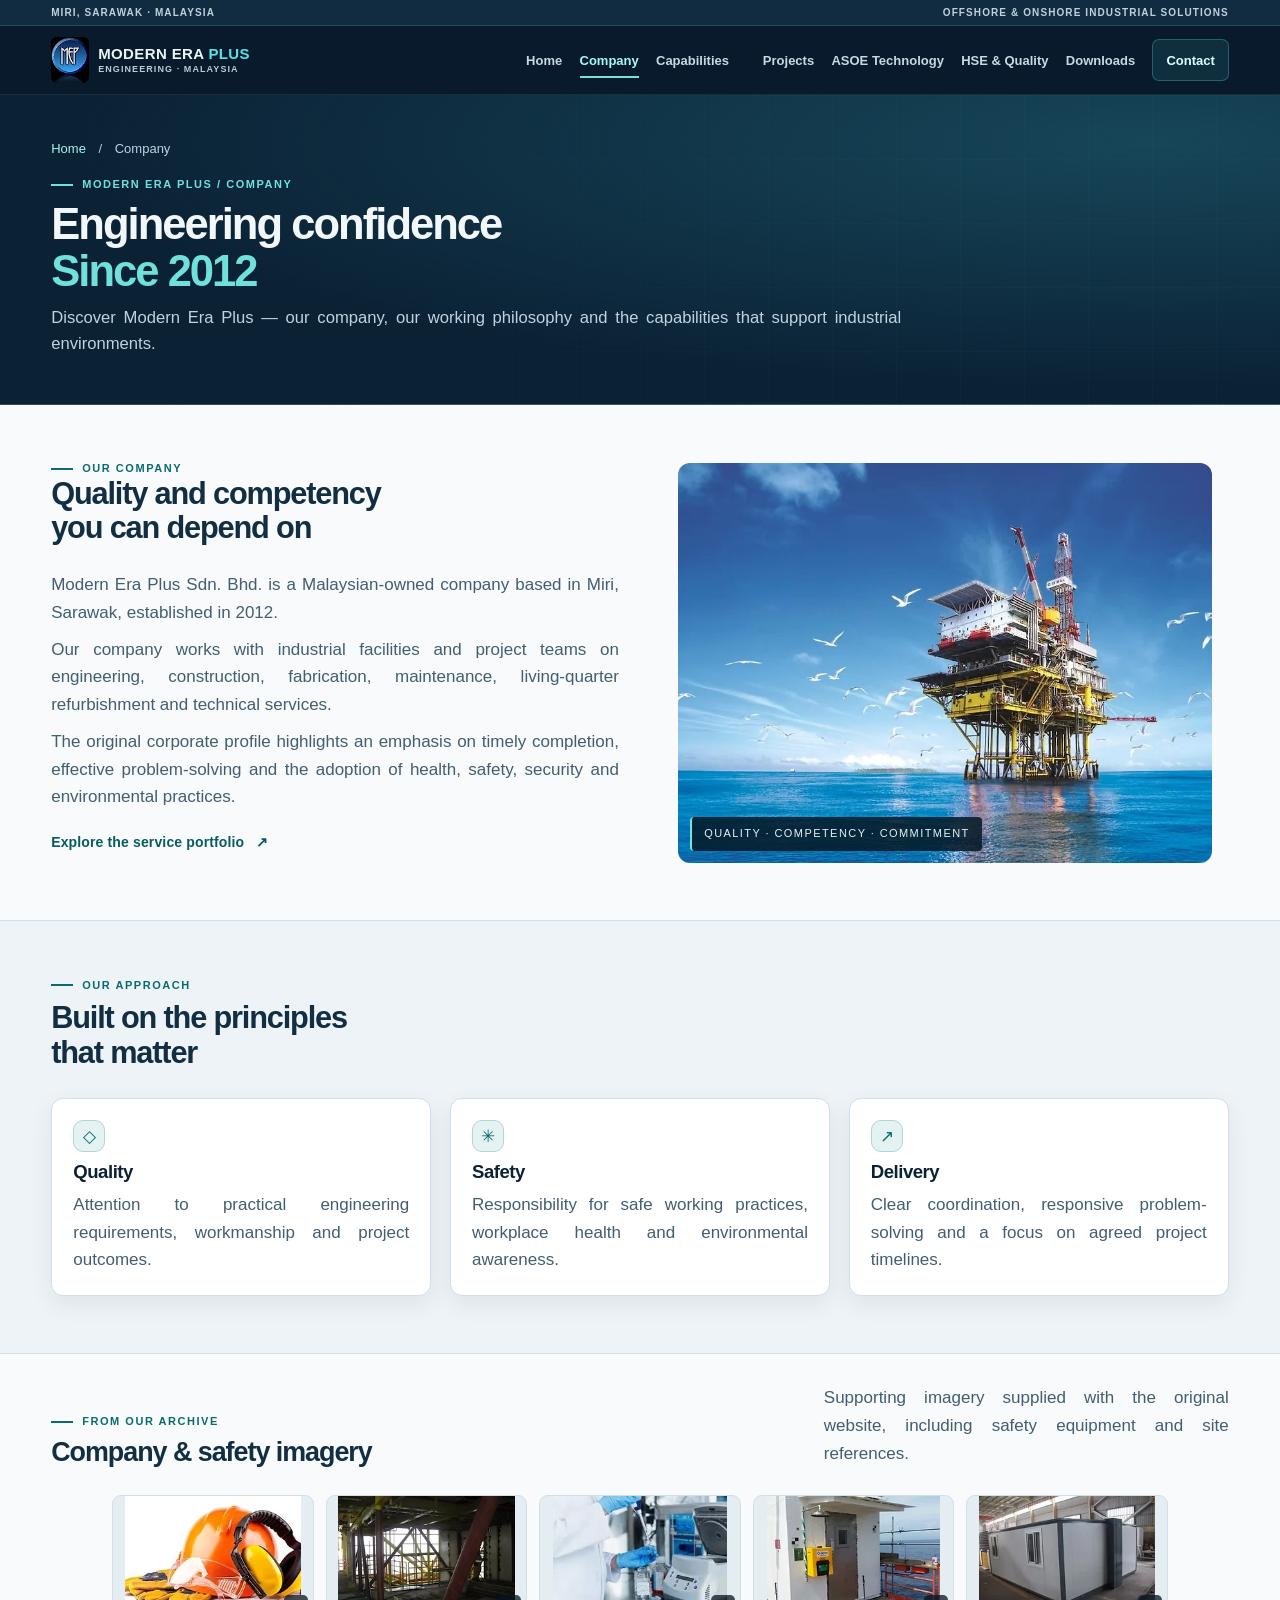
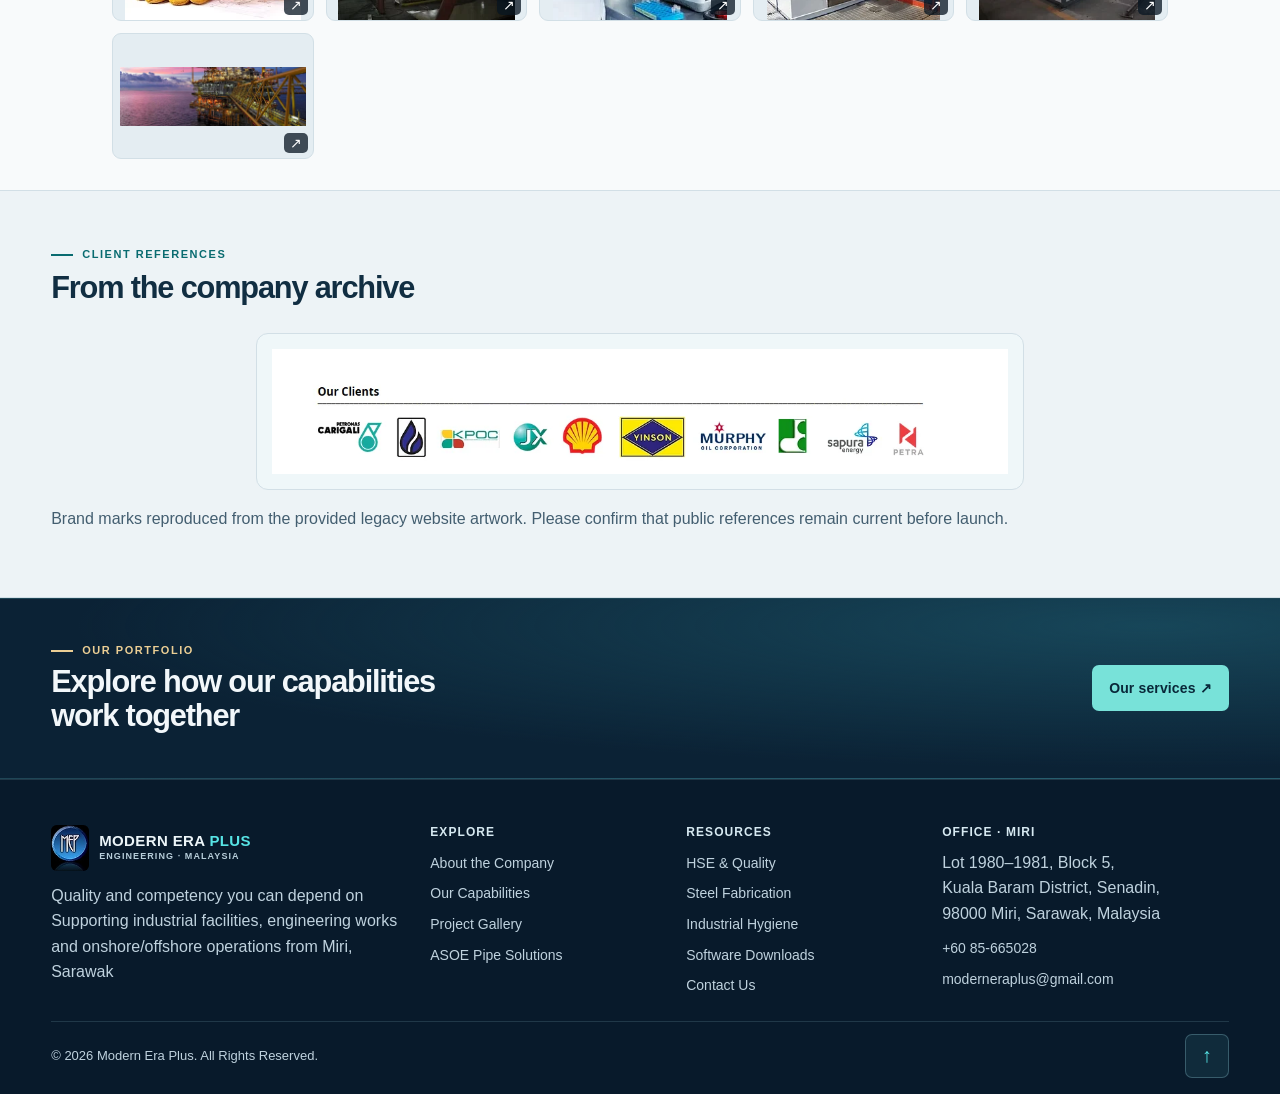
<file: about.html>
<!DOCTYPE html>
<html lang="en">
    <head>
        <meta charset="utf-8"/>
        <meta content="width=device-width,initial-scale=1,viewport-fit=cover" name="viewport"/>
        <meta content="#edf7ff" name="theme-color"/>
        <meta content="Modern Era Plus Sdn. Bhd., based in Miri, Sarawak, Malaysia. Engineering, fabrication, industrial services and project experience." name="description"/>
        <meta content="website" property="og:type"/>
        <meta content="Company | Modern Era Plus Sdn. Bhd." property="og:title"/>
        <meta content="Modern Era Plus Sdn. Bhd., based in Miri, Sarawak, Malaysia. Engineering, fabrication, industrial services and project experience." property="og:description"/>
        <meta content="assets/images/contact-us/01.webp" property="og:image"/>
        <link href="assets/images/mep-official-logo.jpg" rel="icon" type="image/jpeg"/>
        <link href="style.css?v=1.28-ui" rel="stylesheet"/>
        <title>
            Company | Modern Era Plus Sdn. Bhd.
        </title>
        <script defer="" src="data/catalog.js">
        </script>
        <script defer="" src="app.js?v=1.28-ui">
        </script>

    </head>

    <body data-page="about">

        <a class="skip-link" href="#main">Skip to main content</a>

        <header class="site-header">
            <div class="topline">
                <div class="container">
                    <span>
                        MIRI, SARAWAK · MALAYSIA
                    </span>
                    <span>
                        OFFSHORE &amp; ONSHORE INDUSTRIAL SOLUTIONS
                    </span>
                </div>
            </div>
            <div class="container nav-inner">
                <a aria-label="Modern Era Plus, home" class="brand" href="index.html">
                    <span aria-hidden="true" class="brand-mark">
                        <img alt="" src="assets/images/mep-official-logo.jpg"/>
                    </span>
                    <span class="brand-type">
                        MODERN ERA
                        <b>
                            PLUS
                        </b>
                        <small>
                            ENGINEERING · MALAYSIA
                        </small>
                    </span>
                </a>

                <nav aria-label="Primary" class="desktop-nav">
                    <a class="" href="index.html">
                        Home
                    </a>
                    <a aria-current="page" class="active" href="about.html">
                        Company
                    </a>
                    <div class="nav-drop" id="services-drop">
                        <button aria-controls="services-mega" aria-expanded="false" class="" id="services-toggle" type="button">
                            Capabilities
                            <span>
                                ⌄
                            </span>
                        </button>
                        <div class="mega" id="services-mega">
                            <div>
                                <strong>
                                    Engineering
                                </strong>
                                <a href="service.html?service=design-engineering-services">
                                    Design &amp; Engineering
                                </a>
                                <a href="service.html?service=steel-fabrication">
                                    Steel Fabrication
                                </a>
                                <a href="service.html?service=structure-fabrication-insulation-work">
                                    Structures &amp; Insulation
                                </a>
                                <a href="service.html?service=automated-orbital-welding-machine">
                                    Orbital Welding
                                </a>
                                <a href="service.html?service=laboratory-construction">
                                    Laboratory Construction
                                </a>
                                <a href="service.html?service=expandable-house">
                                    Expandable House
                                </a>
                            </div>
                            <div>
                                <strong>
                                    Living Quarters
                                </strong>
                                <a href="service.html?service=ceiling">
                                    Ceiling
                                </a>
                                <a href="service.html?service=deck-covering">
                                    Deck Covering
                                </a>
                                <a href="service.html?service=door">
                                    Doors
                                </a>
                                <a href="service.html?service=furniture">
                                    Furniture
                                </a>
                                <a href="service.html?service=lighting-fixture">
                                    Lighting
                                </a>
                                <a href="service.html?service=unit-toilet">
                                    Toilet Units
                                </a>
                                <a href="service.html?service=wall">
                                    Wall Works
                                </a>
                            </div>
                            <div>
                                <strong>
                                    Technical Services
                                </strong>
                                <a href="service.html?service=industrial-hygiene-services">
                                    Industrial Hygiene
                                </a>
                                <a href="service.html?service=offshore-onshore-drain-and-sewage-line">
                                    Drain &amp; Sewage
                                </a>
                                <a href="service.html?service=asoe-trenchless-pipe-solution">
                                    Trenchless Pipe Solutions
                                </a>
                                <a href="service.html?service=supplies-consumable-tools-ppe-safety-equipment">
                                    Supplies &amp; PPE
                                </a>
                                <a class="mega-all" href="services.html">
                                    Explore all capabilities →
                                </a>
                            </div>
                        </div>
                    </div>
                    <a class="" href="projects.html">
                        Projects
                    </a>
                    <a class="" href="technology.html">
                        ASOE Technology
                    </a>
                    <a class="" href="hse.html">
                        HSE &amp; Quality
                    </a>
                    <a class="" href="download.html">
                        Downloads
                    </a>
                    <a class="contact-nav" href="contact.html">
                        Contact
                    </a>

                </nav>
                <button aria-controls="mobile-panel" aria-expanded="false" aria-label="Open navigation" class="mobile-button" id="mobile-toggle">
                    ☰
                </button>
            </div>

            <nav aria-label="Mobile navigation" class="mobile-panel" hidden="" id="mobile-panel">
                <a href="index.html">
                    Home
                </a>
                <a aria-current="page" href="about.html">
                    Company
                </a>
                <details class="mobile-capabilities">
                    <summary>
                        Capabilities
                        <span aria-hidden="true" class="mobile-capabilities-hint">
                            +
                        </span>
                    </summary>
                    <div class="mobile-subnav">
                        <a href="services.html">
                            All Services
                        </a>
                        <a href="service.html?service=design-engineering-services">
                            Design &amp; Engineering Services
                        </a>
                        <a href="service.html?service=structure-fabrication-insulation-work">
                            Structure Fabrication &amp; Insulation Work
                        </a>
                        <a href="service.html?service=steel-fabrication">
                            Steel Fabrication
                        </a>
                        <a href="service.html?service=automated-orbital-welding-machine">
                            Automated Orbital Welding Machine
                        </a>
                        <a href="service.html?service=laboratory-construction">
                            Laboratory Construction
                        </a>
                        <a href="service.html?service=expandable-house">
                            Expandable House
                        </a>
                        <a href="service.html?service=ceiling">
                            Ceiling
                        </a>
                        <a href="service.html?service=deck-covering">
                            Deck Covering
                        </a>
                        <a href="service.html?service=door">
                            Door
                        </a>
                        <a href="service.html?service=furniture">
                            Furniture
                        </a>
                        <a href="service.html?service=lighting-fixture">
                            Lighting Fixture
                        </a>
                        <a href="service.html?service=unit-toilet">
                            Unit Toilet
                        </a>
                        <a href="service.html?service=wall">
                            Wall
                        </a>
                        <a href="service.html?service=industrial-hygiene-services">
                            Industrial Hygiene Services
                        </a>
                        <a href="service.html?service=offshore-onshore-drain-and-sewage-line">
                            Offshore-Onshore Drain and Sewage Line
                        </a>
                        <a href="service.html?service=asoe-trenchless-pipe-solution">
                            Asoe Trenchless Pipe Solution
                        </a>
                        <a href="service.html?service=supplies-consumable-tools-ppe-safety-equipment">
                            Supplies, Consumable Tools, PPE &amp; Safety Equipment
                        </a>
                    </div>
                </details>
                <a href="projects.html">
                    Projects
                </a>
                <a href="technology.html">
                    ASOE Technology
                </a>
                <a href="hse.html">
                    HSE &amp; Quality
                </a>
                                <a href="download.html">
                    Downloads
                </a>
                <a href="contact.html">
                    Contact
                </a>

            </nav>

        </header>

        <main id="main" tabindex="-1">

            <section class="page-hero">
                <div class="container">
                    <div class="breadcrumb">
                        <a href="index.html">
                            Home
                        </a>
                        <span>
                            /
                        </span>
                        Company
                    </div>
                    <div class="eyebrow">
                        MODERN ERA PLUS / COMPANY
                    </div>
                    <h1>
                        Engineering confidence
                        <br/>
                        <span class="accent">
                            Since 2012
                        </span>
                    </h1>
                    <p class="lead">
                        Discover Modern Era Plus — our company, our working philosophy and the capabilities that support industrial environments.
                    </p>
                </div>

            </section>

            <section class="section">
                <div class="container split">
                    <div class="reveal">
                        <div class="eyebrow">
                            OUR COMPANY
                        </div>
                        <h2>
                            Quality and competency
                            <br/>
                            you can depend on
                        </h2>
                        <p class="lead">
                            Modern Era Plus Sdn. Bhd. is a Malaysian-owned company based in Miri, Sarawak, established in 2012.
                        </p>
                        <p>
                            Our company works with industrial facilities and project teams on engineering, construction, fabrication, maintenance, living-quarter refurbishment and technical services.
                        </p>
                        <p>
                            The original corporate profile highlights an emphasis on timely completion, effective problem-solving and the adoption of health, safety, security and environmental practices.
                        </p>
                        <a class="text-link" href="services.html">
                            Explore the service portfolio
                            <span class="arr">
                                ↗
                            </span>
                        </a>
                    </div>
                    <div class="split-visual reveal">
                        <img alt="Offshore platform representing the industry served" decoding="async" loading="lazy" src="assets/images/contact-us/01.webp"/>
                        <div class="frame-caption">
                            QUALITY · COMPETENCY · COMMITMENT
                        </div>
                    </div>
                </div>

            </section>

            <section class="section section-alt">
                <div class="container">
                    <div class="section-header">
                        <div>
                            <div class="eyebrow">
                                OUR APPROACH
                            </div>
                            <h2>
                                Built on the principles
                                <br/>
                                that matter
                            </h2>
                        </div>
                    </div>
                    <div class="icon-grid">

                        <article class="icon-feature reveal">
                            <span class="glyph">
                                ◇
                            </span>
                            <h3>
                                Quality
                            </h3>
                            <p>
                                Attention to practical engineering requirements, workmanship and project outcomes.
                            </p>

                        </article>

                        <article class="icon-feature reveal">
                            <span class="glyph">
                                ✳
                            </span>
                            <h3>
                                Safety
                            </h3>
                            <p>
                                Responsibility for safe working practices, workplace health and environmental awareness.
                            </p>

                        </article>

                        <article class="icon-feature reveal">
                            <span class="glyph">
                                ↗
                            </span>
                            <h3>
                                Delivery
                            </h3>
                            <p>
                                Clear coordination, responsive problem-solving and a focus on agreed project timelines.
                            </p>

                        </article>
                    </div>
                </div>

            </section>

            <section class="section">
                <div class="container">
                    <div class="section-header">
                        <div>
                            <div class="eyebrow">
                                FROM OUR ARCHIVE
                            </div>
                            <h2>
                                Company &amp; safety imagery
                            </h2>
                        </div>
                        <p>
                            Supporting imagery supplied with the original website, including safety equipment and site references.
                        </p>
                    </div>
                    <div aria-label="Company and safety imagery photographs" class="gallery-grid" data-gallery-group="home-photo">
                    </div>
                </div>

            </section>

            <section class="section section-alt">
                <div class="container">
                    <div class="section-header">
                        <div>
                            <div class="eyebrow">
                                CLIENT REFERENCES
                            </div>
                            <h2>
                                From the company archive
                            </h2>
                        </div>
                    </div>
                    <div class="client-board">
                        <img alt="Client logos as displayed in original Modern Era Plus website material" decoding="async" loading="lazy" src="assets/images/logo/01.webp"/>
                    </div>
                    <p style="margin-top:16px;font-size:12px">
                        Brand marks reproduced from the provided legacy website artwork. Please confirm that public references remain current before launch.
                    </p>
                </div>

            </section>

            <section class="cta-band">
                <div class="container cta-inner">
                    <div>
                        <div class="eyebrow gold">
                            OUR PORTFOLIO
                        </div>
                        <h2>
                            Explore how our capabilities
                            <br/>
                            work together
                        </h2>
                    </div>
                    <a class="btn btn-primary" href="services.html">
                        Our services ↗
                    </a>
                </div>

            </section>

        </main>

        <footer class="footer">
            <div class="container">
                <div class="footer-grid">
                    <div>
                        <a class="brand" href="index.html">
                            <span aria-hidden="true" class="brand-mark">
                                <img alt="" src="assets/images/mep-official-logo.jpg"/>
                            </span>
                            <span class="brand-type">
                                MODERN ERA
                                <b>
                                    PLUS
                                </b>
                                <small>
                                    ENGINEERING · MALAYSIA
                                </small>
                            </span>
                        </a>
                        <p>
                            Quality and competency you can depend on Supporting industrial facilities, engineering works and onshore/offshore operations from Miri, Sarawak
                        </p>
                    </div>
                    <div>
                        <h4>
                            Explore
                        </h4>
                        <a href="about.html">
                            About the Company
                        </a>
                        <a href="services.html">
                            Our Capabilities
                        </a>
                        <a href="projects.html">
                            Project Gallery
                        </a>
                        <a href="technology.html">
                            ASOE Pipe Solutions
                        </a>
                    </div>
                    <div>
                        <h4>
                            Resources
                        </h4>
                        <a href="hse.html">
                            HSE &amp; Quality
                        </a>
                        <a href="service.html?service=steel-fabrication">
                            Steel Fabrication
                        </a>
                        <a href="service.html?service=industrial-hygiene-services">
                            Industrial Hygiene
                        </a>
                        <a href="download.html">
                            Software Downloads
                        </a>
                        <a href="contact.html">
                            Contact Us
                        </a>
                    </div>
                    <div>
                        <h4>
                            Office · Miri
                        </h4>
                        <p>
                            Lot 1980–1981, Block 5,
                            <br/>
                            Kuala Baram District, Senadin,
                            <br/>
                            98000 Miri, Sarawak, Malaysia
                        </p>
                        <a href="tel:+6085665028">
                            +60 85-665028
                        </a>
                        <a href="mailto:moderneraplus@gmail.com">
                            moderneraplus@gmail.com
                        </a>
                    </div>
                </div>
                <div class="footer-bottom">
                    <span>© 2026 Modern Era Plus. All Rights Reserved.</span>
                    <button aria-label="Back to top" class="to-top" id="to-top" title="Back to top" type="button">
                        ↑
                    </button>
                </div>
            </div>

        </footer>
        <div aria-label="Photo viewer" aria-modal="true" class="lightbox" hidden="" id="lightbox" role="dialog">
            <button aria-label="Close image" class="close">
                ×
            </button>
            <button aria-label="Previous image" class="prev">
                ‹
            </button>
            <img alt="Expanded project image" id="lightbox-image"/>
            <button aria-label="Next image" class="next">
                ›
            </button>
            <div aria-live="polite" class="lightbox-meta" id="lightbox-meta">
            </div>
        </div>

    </body>
</html>
</file>
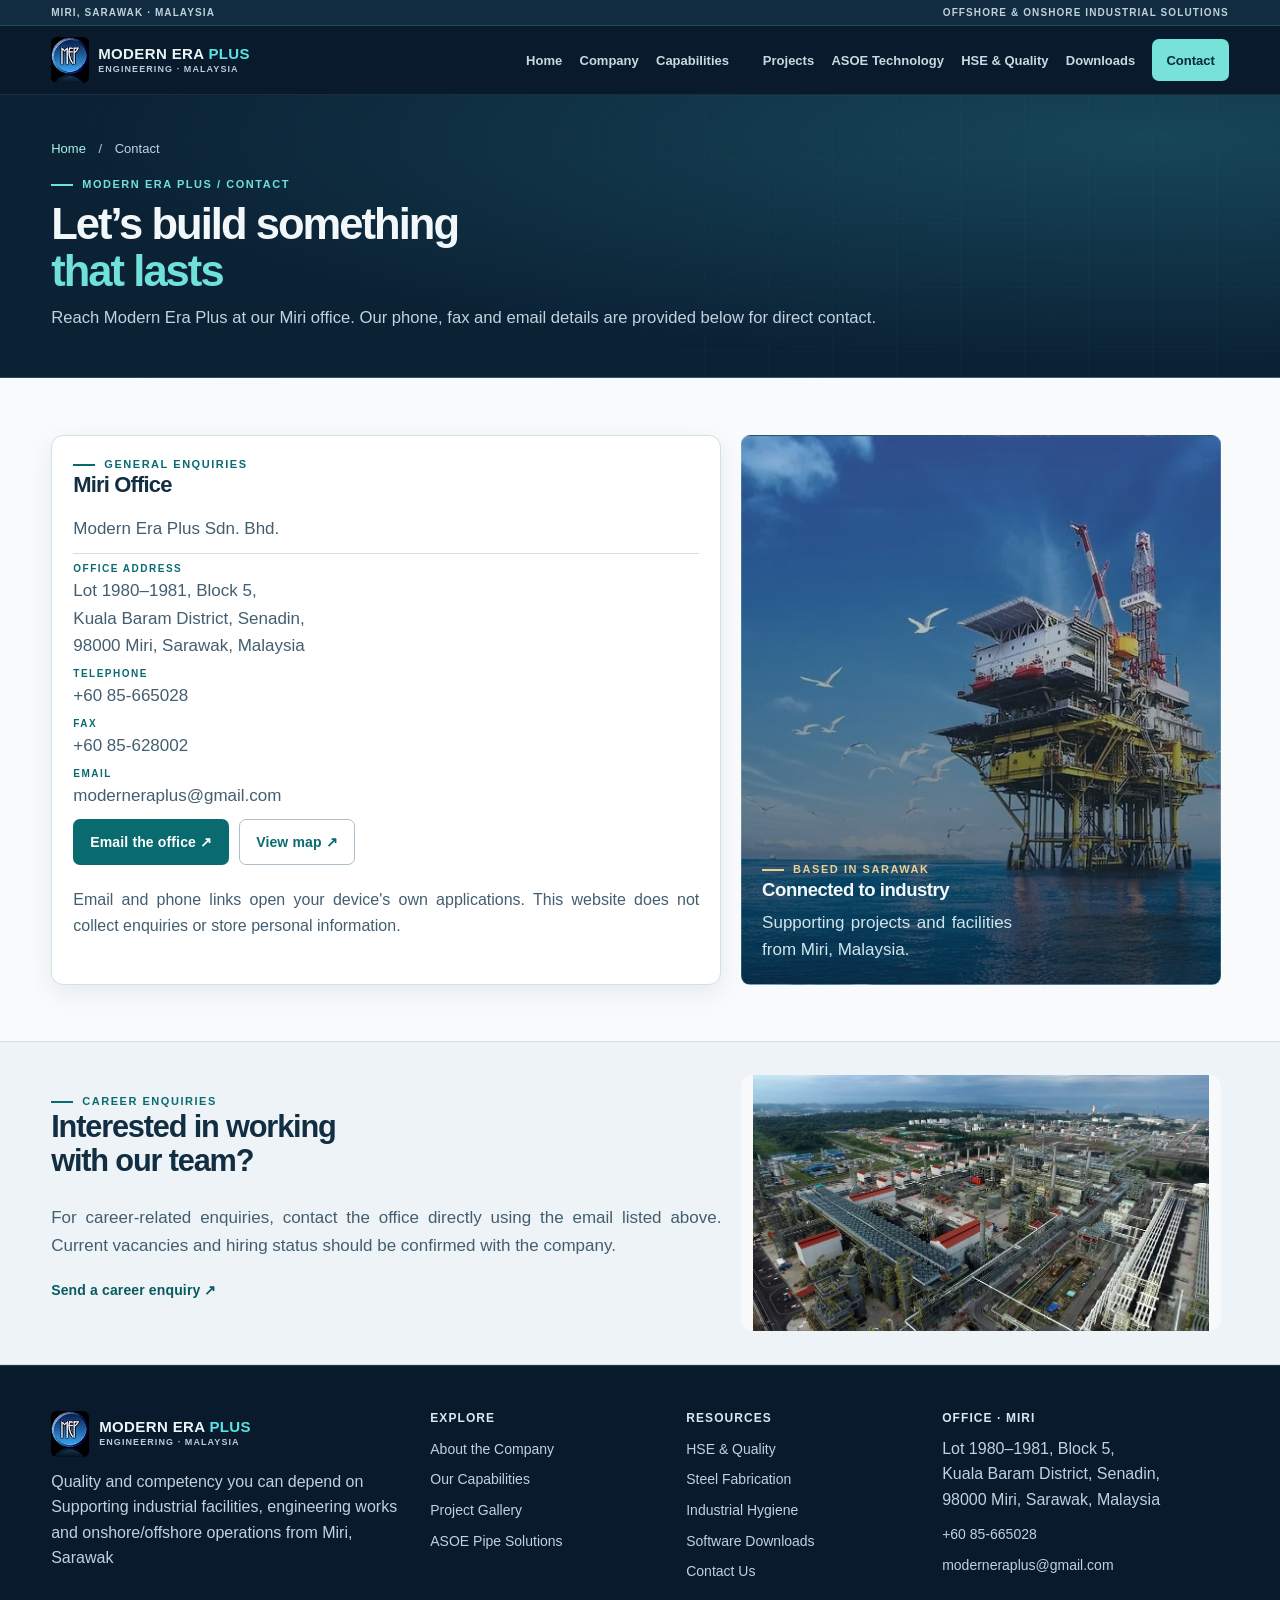
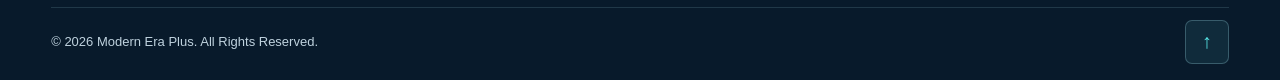
<file: contact.html>
<!DOCTYPE html>
<html lang="en">
    <head>
        <meta charset="utf-8"/>
        <meta content="width=device-width,initial-scale=1,viewport-fit=cover" name="viewport"/>
        <meta content="#edf7ff" name="theme-color"/>
        <meta content="Modern Era Plus Sdn. Bhd., based in Miri, Sarawak, Malaysia. Engineering, fabrication, industrial services and project experience." name="description"/>
        <meta content="website" property="og:type"/>
        <meta content="Contact Us | Modern Era Plus Sdn. Bhd." property="og:title"/>
        <meta content="Modern Era Plus Sdn. Bhd., based in Miri, Sarawak, Malaysia. Engineering, fabrication, industrial services and project experience." property="og:description"/>
        <meta content="assets/images/contact-us/01.webp" property="og:image"/>
        <link href="assets/images/mep-official-logo.jpg" rel="icon" type="image/jpeg"/>
        <link href="style.css?v=1.28-ui" rel="stylesheet"/>
        <title>
            Contact Us | Modern Era Plus Sdn. Bhd.
        </title>
        <script defer="" src="data/catalog.js">
        </script>
        <script defer="" src="app.js?v=1.28-ui">
        </script>

    </head>

    <body data-page="contact">

        <a class="skip-link" href="#main">Skip to main content</a>

        <header class="site-header">
            <div class="topline">
                <div class="container">
                    <span>
                        MIRI, SARAWAK · MALAYSIA
                    </span>
                    <span>
                        OFFSHORE &amp; ONSHORE INDUSTRIAL SOLUTIONS
                    </span>
                </div>
            </div>
            <div class="container nav-inner">
                <a aria-label="Modern Era Plus, home" class="brand" href="index.html">
                    <span aria-hidden="true" class="brand-mark">
                        <img alt="" src="assets/images/mep-official-logo.jpg"/>
                    </span>
                    <span class="brand-type">
                        MODERN ERA
                        <b>
                            PLUS
                        </b>
                        <small>
                            ENGINEERING · MALAYSIA
                        </small>
                    </span>
                </a>

                <nav aria-label="Primary" class="desktop-nav">
                    <a class="" href="index.html">
                        Home
                    </a>
                    <a class="" href="about.html">
                        Company
                    </a>
                    <div class="nav-drop" id="services-drop">
                        <button aria-controls="services-mega" aria-expanded="false" class="" id="services-toggle" type="button">
                            Capabilities
                            <span>
                                ⌄
                            </span>
                        </button>
                        <div class="mega" id="services-mega">
                            <div>
                                <strong>
                                    Engineering
                                </strong>
                                <a href="service.html?service=design-engineering-services">
                                    Design &amp; Engineering
                                </a>
                                <a href="service.html?service=steel-fabrication">
                                    Steel Fabrication
                                </a>
                                <a href="service.html?service=structure-fabrication-insulation-work">
                                    Structures &amp; Insulation
                                </a>
                                <a href="service.html?service=automated-orbital-welding-machine">
                                    Orbital Welding
                                </a>
                                <a href="service.html?service=laboratory-construction">
                                    Laboratory Construction
                                </a>
                                <a href="service.html?service=expandable-house">
                                    Expandable House
                                </a>
                            </div>
                            <div>
                                <strong>
                                    Living Quarters
                                </strong>
                                <a href="service.html?service=ceiling">
                                    Ceiling
                                </a>
                                <a href="service.html?service=deck-covering">
                                    Deck Covering
                                </a>
                                <a href="service.html?service=door">
                                    Doors
                                </a>
                                <a href="service.html?service=furniture">
                                    Furniture
                                </a>
                                <a href="service.html?service=lighting-fixture">
                                    Lighting
                                </a>
                                <a href="service.html?service=unit-toilet">
                                    Toilet Units
                                </a>
                                <a href="service.html?service=wall">
                                    Wall Works
                                </a>
                            </div>
                            <div>
                                <strong>
                                    Technical Services
                                </strong>
                                <a href="service.html?service=industrial-hygiene-services">
                                    Industrial Hygiene
                                </a>
                                <a href="service.html?service=offshore-onshore-drain-and-sewage-line">
                                    Drain &amp; Sewage
                                </a>
                                <a href="service.html?service=asoe-trenchless-pipe-solution">
                                    Trenchless Pipe Solutions
                                </a>
                                <a href="service.html?service=supplies-consumable-tools-ppe-safety-equipment">
                                    Supplies &amp; PPE
                                </a>
                                <a class="mega-all" href="services.html">
                                    Explore all capabilities →
                                </a>
                            </div>
                        </div>
                    </div>
                    <a class="" href="projects.html">
                        Projects
                    </a>
                    <a class="" href="technology.html">
                        ASOE Technology
                    </a>
                    <a class="" href="hse.html">
                        HSE &amp; Quality
                    </a>
                    <a class="" href="download.html">
                        Downloads
                    </a>
                    <a aria-current="page" class="active contact-nav" href="contact.html">
                        Contact
                    </a>

                </nav>
                <button aria-controls="mobile-panel" aria-expanded="false" aria-label="Open navigation" class="mobile-button" id="mobile-toggle">
                    ☰
                </button>
            </div>

            <nav aria-label="Mobile navigation" class="mobile-panel" hidden="" id="mobile-panel">
                <a href="index.html">
                    Home
                </a>
                <a href="about.html">
                    Company
                </a>
                <details class="mobile-capabilities">
                    <summary>
                        Capabilities
                        <span aria-hidden="true" class="mobile-capabilities-hint">
                            +
                        </span>
                    </summary>
                    <div class="mobile-subnav">
                        <a href="services.html">
                            All Services
                        </a>
                        <a href="service.html?service=design-engineering-services">
                            Design &amp; Engineering Services
                        </a>
                        <a href="service.html?service=structure-fabrication-insulation-work">
                            Structure Fabrication &amp; Insulation Work
                        </a>
                        <a href="service.html?service=steel-fabrication">
                            Steel Fabrication
                        </a>
                        <a href="service.html?service=automated-orbital-welding-machine">
                            Automated Orbital Welding Machine
                        </a>
                        <a href="service.html?service=laboratory-construction">
                            Laboratory Construction
                        </a>
                        <a href="service.html?service=expandable-house">
                            Expandable House
                        </a>
                        <a href="service.html?service=ceiling">
                            Ceiling
                        </a>
                        <a href="service.html?service=deck-covering">
                            Deck Covering
                        </a>
                        <a href="service.html?service=door">
                            Door
                        </a>
                        <a href="service.html?service=furniture">
                            Furniture
                        </a>
                        <a href="service.html?service=lighting-fixture">
                            Lighting Fixture
                        </a>
                        <a href="service.html?service=unit-toilet">
                            Unit Toilet
                        </a>
                        <a href="service.html?service=wall">
                            Wall
                        </a>
                        <a href="service.html?service=industrial-hygiene-services">
                            Industrial Hygiene Services
                        </a>
                        <a href="service.html?service=offshore-onshore-drain-and-sewage-line">
                            Offshore-Onshore Drain and Sewage Line
                        </a>
                        <a href="service.html?service=asoe-trenchless-pipe-solution">
                            Asoe Trenchless Pipe Solution
                        </a>
                        <a href="service.html?service=supplies-consumable-tools-ppe-safety-equipment">
                            Supplies, Consumable Tools, PPE &amp; Safety Equipment
                        </a>
                    </div>
                </details>
                <a href="projects.html">
                    Projects
                </a>
                <a href="technology.html">
                    ASOE Technology
                </a>
                <a href="hse.html">
                    HSE &amp; Quality
                </a>
                                <a href="download.html">
                    Downloads
                </a>
                <a aria-current="page" href="contact.html">
                    Contact
                </a>

            </nav>

        </header>

        <main id="main" tabindex="-1">

            <section class="page-hero">
                <div class="container">
                    <div class="breadcrumb">
                        <a href="index.html">
                            Home
                        </a>
                        <span>
                            /
                        </span>
                        Contact
                    </div>
                    <div class="eyebrow">
                        MODERN ERA PLUS / CONTACT
                    </div>
                    <h1>
                        Let’s build something
                        <br/>
                        <span class="accent">
                            that lasts
                        </span>
                    </h1>
                    <p class="lead">
                        Reach Modern Era Plus at our Miri office. Our phone, fax and email details are provided below for direct contact.
                    </p>
                </div>

            </section>

            <section class="section">
                <div class="container contact-grid">
                    <div class="contact-panel reveal">
                        <div class="eyebrow">
                            GENERAL ENQUIRIES
                        </div>
                        <h2 style="font-size:clamp(30px,3.4vw,46px)">
                            Miri Office
                        </h2>
                        <p>
                            Modern Era Plus Sdn. Bhd.
                        </p>
                        <dl class="contact-info">
                            <dt>
                                Office address
                            </dt>
                            <dd>
                                Lot 1980–1981, Block 5,
                                <br/>
                                Kuala Baram District, Senadin,
                                <br/>
                                98000 Miri, Sarawak, Malaysia
                            </dd>
                            <dt>
                                Telephone
                            </dt>
                            <dd>
                                <a href="tel:+6085665028">
                                    +60 85-665028
                                </a>
                            </dd>
                            <dt>
                                Fax
                            </dt>
                            <dd>
                                +60 85-628002
                            </dd>
                            <dt>
                                Email
                            </dt>
                            <dd>
                                <a href="mailto:moderneraplus@gmail.com">
                                    moderneraplus@gmail.com
                                </a>
                            </dd>
                        </dl>
                        <div class="btn-row">
                            <a class="btn btn-primary" href="mailto:moderneraplus@gmail.com">
                                Email the office ↗
                            </a>
                            <a class="btn btn-outline" href="https://www.google.com/maps/search/?api=1&amp;query=Lot+1980+1981+Block+5+Senadin+Miri+Sarawak" rel="noopener" target="_blank">
                                View map ↗
                            </a>
                        </div>
                        <p style="font-size:12px;margin-top:22px">
                            Email and phone links open your device's own applications. This website does not collect enquiries or store personal information.
                        </p>
                    </div>
                    <div class="contact-aside reveal">
                        <div>
                            <div class="eyebrow gold">
                                BASED IN SARAWAK
                            </div>
                            <h3>
                                Connected to industry
                            </h3>
                            <p>
                                Supporting projects and facilities from Miri, Malaysia.
                            </p>
                        </div>
                    </div>
                </div>

            </section>

            <section class="section section-alt">
                <div class="container split">
                    <div>
                        <div class="eyebrow">
                            CAREER ENQUIRIES
                        </div>
                        <h2>
                            Interested in working
                            <br/>
                            with our team?
                        </h2>
                        <p>
                            For career-related enquiries, contact the office directly using the email listed above. Current vacancies and hiring status should be confirmed with the company.
                        </p>
                        <a class="text-link" href="mailto:moderneraplus@gmail.com?subject=Career%20Enquiry">
                            Send a career enquiry ↗
                        </a>
                    </div>
                    <div class="image-figure">
                        <img alt="Legacy company contact and expandable house information" decoding="async" loading="lazy" src="assets/images/contact-us/02.webp" style="width:100%;object-fit:contain;background:#f7f9fa"/>
                    </div>
                </div>

            </section>

        </main>

        <footer class="footer">
            <div class="container">
                <div class="footer-grid">
                    <div>
                        <a class="brand" href="index.html">
                            <span aria-hidden="true" class="brand-mark">
                                <img alt="" src="assets/images/mep-official-logo.jpg"/>
                            </span>
                            <span class="brand-type">
                                MODERN ERA
                                <b>
                                    PLUS
                                </b>
                                <small>
                                    ENGINEERING · MALAYSIA
                                </small>
                            </span>
                        </a>
                        <p>
                            Quality and competency you can depend on Supporting industrial facilities, engineering works and onshore/offshore operations from Miri, Sarawak
                        </p>
                    </div>
                    <div>
                        <h4>
                            Explore
                        </h4>
                        <a href="about.html">
                            About the Company
                        </a>
                        <a href="services.html">
                            Our Capabilities
                        </a>
                        <a href="projects.html">
                            Project Gallery
                        </a>
                        <a href="technology.html">
                            ASOE Pipe Solutions
                        </a>
                    </div>
                    <div>
                        <h4>
                            Resources
                        </h4>
                        <a href="hse.html">
                            HSE &amp; Quality
                        </a>
                        <a href="service.html?service=steel-fabrication">
                            Steel Fabrication
                        </a>
                        <a href="service.html?service=industrial-hygiene-services">
                            Industrial Hygiene
                        </a>
                        <a href="download.html">
                            Software Downloads
                        </a>
                        <a href="contact.html">
                            Contact Us
                        </a>
                    </div>
                    <div>
                        <h4>
                            Office · Miri
                        </h4>
                        <p>
                            Lot 1980–1981, Block 5,
                            <br/>
                            Kuala Baram District, Senadin,
                            <br/>
                            98000 Miri, Sarawak, Malaysia
                        </p>
                        <a href="tel:+6085665028">
                            +60 85-665028
                        </a>
                        <a href="mailto:moderneraplus@gmail.com">
                            moderneraplus@gmail.com
                        </a>
                    </div>
                </div>
                <div class="footer-bottom">
                    <span>© 2026 Modern Era Plus. All Rights Reserved.</span>
                    <button aria-label="Back to top" class="to-top" id="to-top" title="Back to top" type="button">
                        ↑
                    </button>
                </div>
            </div>

        </footer>
        <div aria-label="Photo viewer" aria-modal="true" class="lightbox" hidden="" id="lightbox" role="dialog">
            <button aria-label="Close image" class="close">
                ×
            </button>
            <button aria-label="Previous image" class="prev">
                ‹
            </button>
            <img alt="Expanded project image" id="lightbox-image"/>
            <button aria-label="Next image" class="next">
                ›
            </button>
            <div aria-live="polite" class="lightbox-meta" id="lightbox-meta">
            </div>
        </div>

        <script>
            document.addEventListener('DOMContentLoaded', function () {
                if (!window.matchMedia('(min-width: 901px)').matches) return;
                document.querySelectorAll('a[href^="mailto:moderneraplus@gmail.com"]').forEach(function (link) {
                    link.addEventListener('click', function (event) {
                        event.preventDefault();
                        var mailto = new URL(link.href);
                        var subject = mailto.searchParams.get('subject') || '';
                        var gmail = 'https://mail.google.com/mail/?view=cm&fs=1&to=moderneraplus%40gmail.com';
                        if (subject) gmail += '&su=' + encodeURIComponent(subject);
                        window.location.href = gmail;
                    });
                });
            });
        </script>
    </body>
</html>
</file>
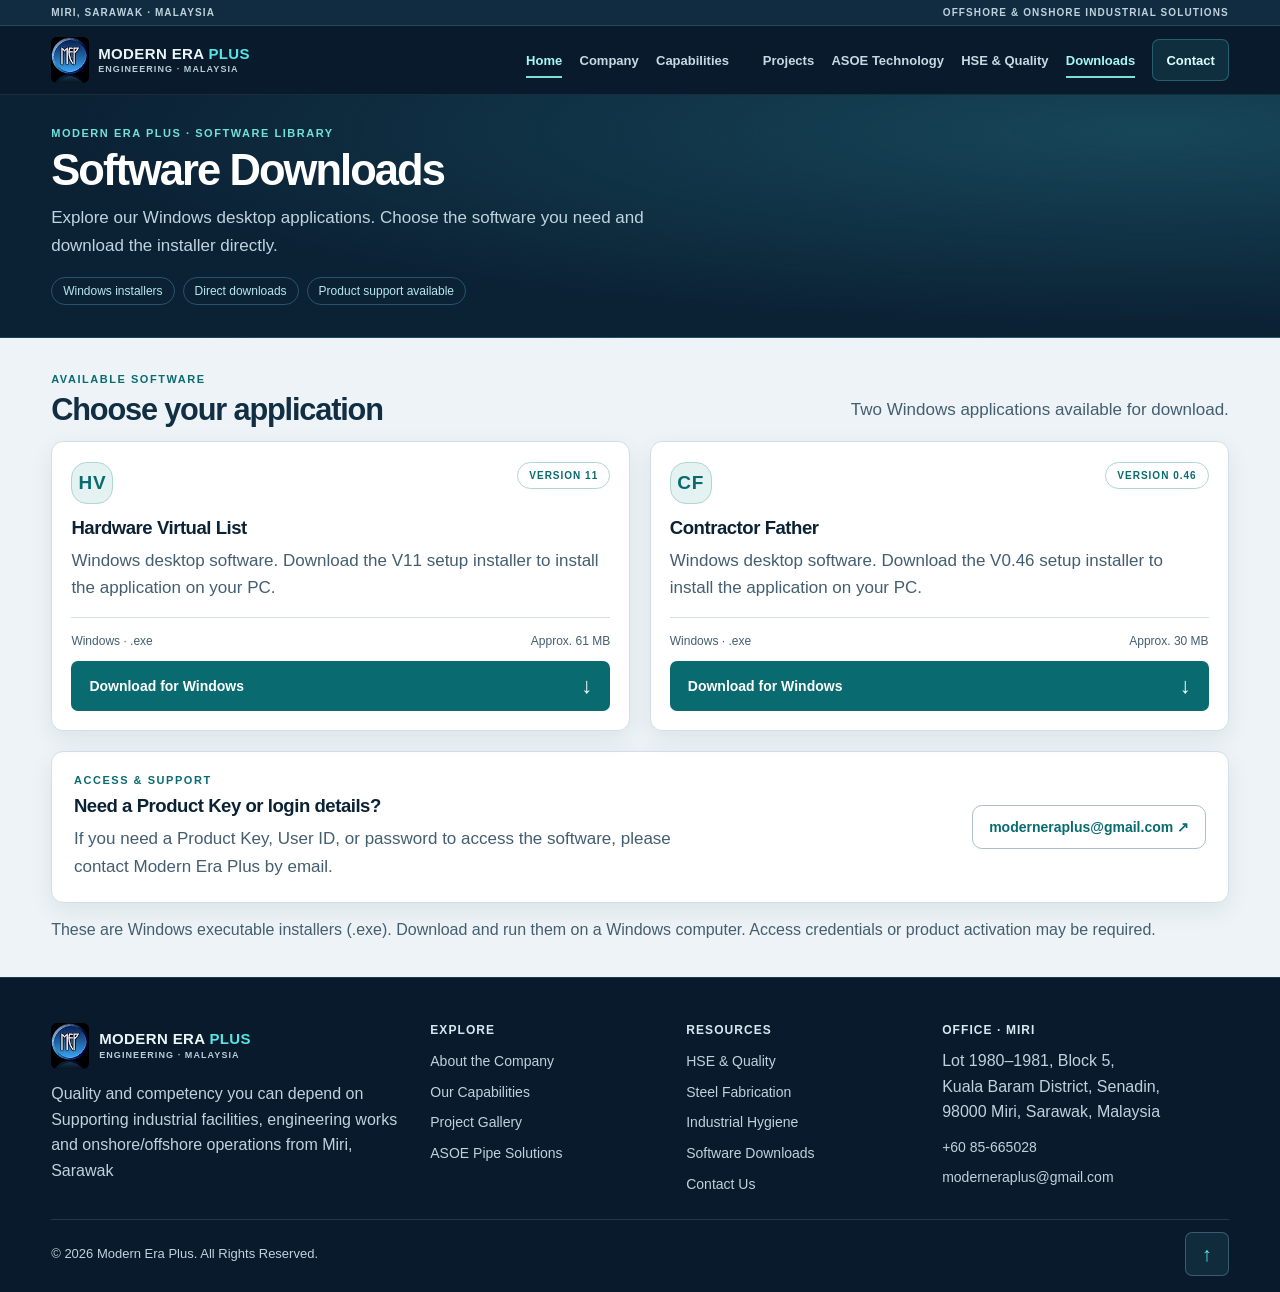
<file: download.html>
<!DOCTYPE html>
<html lang="en">
    <head>
        <meta charset="utf-8"/>
        <meta content="width=device-width,initial-scale=1,viewport-fit=cover" name="viewport"/>
        <meta content="#edf7ff" name="theme-color"/>
        <meta content="Download official Windows software installers from Modern Era Plus Sdn. Bhd." name="description"/>
        <meta content="website" property="og:type"/>
        <meta content="Software Downloads | Modern Era Plus Sdn. Bhd." property="og:title"/>
        <meta content="Download official Windows software installers from Modern Era Plus Sdn. Bhd." property="og:description"/>
        <meta content="assets/images/contact-us/01.webp" property="og:image"/>
        <link href="assets/images/mep-official-logo.jpg" rel="icon" type="image/jpeg"/>
        <link href="style.css?v=1.28-ui" rel="stylesheet"/>
        <title>
            Software Downloads | Modern Era Plus Sdn. Bhd.
        </title>





    </head>

    <body data-page="downloads">
        <a class="skip-link" href="#main">Skip to main content</a>

        <header class="site-header">
            <div class="topline">
                <div class="container">
                    <span>
                        MIRI, SARAWAK · MALAYSIA
                    </span>
                    <span>
                        OFFSHORE &amp; ONSHORE INDUSTRIAL SOLUTIONS
                    </span>
                </div>
            </div>
            <div class="container nav-inner">
                <a aria-label="Modern Era Plus, home" class="brand" href="index.html">
                    <span aria-hidden="true" class="brand-mark">
                        <img alt="" src="assets/images/mep-official-logo.jpg"/>
                    </span>
                    <span class="brand-type">
                        MODERN ERA
                        <b>
                            PLUS
                        </b>
                        <small>
                            ENGINEERING · MALAYSIA
                        </small>
                    </span>
                </a>

                <nav aria-label="Primary" class="desktop-nav">
                    <a class="active" href="index.html">
                        Home
                    </a>
                    <a class="" href="about.html">
                        Company
                    </a>
                    <div class="nav-drop" id="services-drop">
                        <button aria-controls="services-mega" aria-expanded="false" class="" id="services-toggle" type="button">
                            Capabilities
                            <span>
                                ⌄
                            </span>
                        </button>
                        <div class="mega" id="services-mega">
                            <div>
                                <strong>
                                    Engineering
                                </strong>
                                <a href="service.html?service=design-engineering-services">
                                    Design &amp; Engineering
                                </a>
                                <a href="service.html?service=steel-fabrication">
                                    Steel Fabrication
                                </a>
                                <a href="service.html?service=structure-fabrication-insulation-work">
                                    Structures &amp; Insulation
                                </a>
                                <a href="service.html?service=automated-orbital-welding-machine">
                                    Orbital Welding
                                </a>
                                <a href="service.html?service=laboratory-construction">
                                    Laboratory Construction
                                </a>
                                <a href="service.html?service=expandable-house">
                                    Expandable House
                                </a>
                            </div>
                            <div>
                                <strong>
                                    Living Quarters
                                </strong>
                                <a href="service.html?service=ceiling">
                                    Ceiling
                                </a>
                                <a href="service.html?service=deck-covering">
                                    Deck Covering
                                </a>
                                <a href="service.html?service=door">
                                    Doors
                                </a>
                                <a href="service.html?service=furniture">
                                    Furniture
                                </a>
                                <a href="service.html?service=lighting-fixture">
                                    Lighting
                                </a>
                                <a href="service.html?service=unit-toilet">
                                    Toilet Units
                                </a>
                                <a href="service.html?service=wall">
                                    Wall Works
                                </a>
                            </div>
                            <div>
                                <strong>
                                    Technical Services
                                </strong>
                                <a href="service.html?service=industrial-hygiene-services">
                                    Industrial Hygiene
                                </a>
                                <a href="service.html?service=offshore-onshore-drain-and-sewage-line">
                                    Drain &amp; Sewage
                                </a>
                                <a href="service.html?service=asoe-trenchless-pipe-solution">
                                    Trenchless Pipe Solutions
                                </a>
                                <a href="service.html?service=supplies-consumable-tools-ppe-safety-equipment">
                                    Supplies &amp; PPE
                                </a>
                                <a class="mega-all" href="services.html">
                                    Explore all capabilities →
                                </a>
                            </div>
                        </div>
                    </div>
                    <a class="" href="projects.html">
                        Projects
                    </a>
                    <a class="" href="technology.html">
                        ASOE Technology
                    </a>
                    <a class="" href="hse.html">
                        HSE &amp; Quality
                    </a>
                    <a aria-current="page" class="active" href="download.html">
                        Downloads
                    </a>
                    <a class="contact-nav" href="contact.html">
                        Contact
                    </a>

                </nav>
                <button aria-controls="mobile-panel" aria-expanded="false" aria-label="Open navigation" class="mobile-button" id="mobile-toggle">
                    ☰
                </button>
            </div>

            <nav aria-label="Mobile navigation" class="mobile-panel" hidden="" id="mobile-panel">
                <a href="index.html">
                    Home
                </a>
                <a href="about.html">
                    Company
                </a>
                <details class="mobile-capabilities">
                    <summary>
                        Capabilities
                        <span aria-hidden="true" class="mobile-capabilities-hint">
                            +
                        </span>
                    </summary>
                    <div class="mobile-subnav">
                        <a href="services.html">
                            All Services
                        </a>
                        <a href="service.html?service=design-engineering-services">
                            Design &amp; Engineering Services
                        </a>
                        <a href="service.html?service=structure-fabrication-insulation-work">
                            Structure Fabrication &amp; Insulation Work
                        </a>
                        <a href="service.html?service=steel-fabrication">
                            Steel Fabrication
                        </a>
                        <a href="service.html?service=automated-orbital-welding-machine">
                            Automated Orbital Welding Machine
                        </a>
                        <a href="service.html?service=laboratory-construction">
                            Laboratory Construction
                        </a>
                        <a href="service.html?service=expandable-house">
                            Expandable House
                        </a>
                        <a href="service.html?service=ceiling">
                            Ceiling
                        </a>
                        <a href="service.html?service=deck-covering">
                            Deck Covering
                        </a>
                        <a href="service.html?service=door">
                            Door
                        </a>
                        <a href="service.html?service=furniture">
                            Furniture
                        </a>
                        <a href="service.html?service=lighting-fixture">
                            Lighting Fixture
                        </a>
                        <a href="service.html?service=unit-toilet">
                            Unit Toilet
                        </a>
                        <a href="service.html?service=wall">
                            Wall
                        </a>
                        <a href="service.html?service=industrial-hygiene-services">
                            Industrial Hygiene Services
                        </a>
                        <a href="service.html?service=offshore-onshore-drain-and-sewage-line">
                            Offshore-Onshore Drain and Sewage Line
                        </a>
                        <a href="service.html?service=asoe-trenchless-pipe-solution">
                            Asoe Trenchless Pipe Solution
                        </a>
                        <a href="service.html?service=supplies-consumable-tools-ppe-safety-equipment">
                            Supplies, Consumable Tools, PPE &amp; Safety Equipment
                        </a>
                    </div>
                </details>
                <a href="projects.html">
                    Projects
                </a>
                <a href="technology.html">
                    ASOE Technology
                </a>
                <a href="hse.html">
                    HSE &amp; Quality
                </a>
                                <a aria-current="page" href="download.html">
                    Downloads
                </a>
                <a href="contact.html">
                    Contact
                </a>

            </nav>

        </header>

        <main id="main" tabindex="-1" class="download-page">
            <section class="download-intro">
                <div class="container">
                    <div class="download-kicker">MODERN ERA PLUS · SOFTWARE LIBRARY</div>
                    <h1>Software Downloads</h1>
                    <p>Explore our Windows desktop applications. Choose the software you need and download the installer directly.</p>
                    <div class="download-tags"><span>Windows installers</span><span>Direct downloads</span><span>Product support available</span></div>
                </div>
            </section>
            <section class="download-content">
                <div class="container">
                    <div class="download-heading">
                        <div><span class="download-kicker">AVAILABLE SOFTWARE</span><h2>Choose your application</h2></div>
                        <p>Two Windows applications available for download.</p>
                    </div>
                    <div class="download-grid">
                        <article class="download-card">
                            <div class="download-card-top"><span class="download-app-icon">HV</span><span class="download-version">VERSION 11</span></div>
                            <h3>Hardware Virtual List</h3>
                            <p>Windows desktop software. Download the V11 setup installer to install the application on your PC.</p>
                            <div class="download-meta"><span>Windows · .exe</span><span>Approx. 61 MB</span></div>
                            <a class="download-button" href="assets/downloads/HardwareVirtualList_V11_Setup.exe" download="HardwareVirtualList_V11_Setup.exe">Download for Windows <span aria-hidden="true">↓</span></a>
                        </article>
                        <article class="download-card">
                            <div class="download-card-top"><span class="download-app-icon">CF</span><span class="download-version">VERSION 0.46</span></div>
                            <h3>Contractor Father</h3>
                            <p>Windows desktop software. Download the V0.46 setup installer to install the application on your PC.</p>
                            <div class="download-meta"><span>Windows · .exe</span><span>Approx. 30 MB</span></div>
                            <a class="download-button" href="assets/downloads/Contractor_Father_V0.46_Setup.exe" download="Contractor_Father_V0.46_Setup.exe">Download for Windows <span aria-hidden="true">↓</span></a>
                        </article>
                    </div>
                    <aside class="download-support">
                        <div><span class="download-kicker">ACCESS &amp; SUPPORT</span><h2>Need a Product Key or login details?</h2><p>If you need a Product Key, User ID, or password to access the software, please contact Modern Era Plus by email.</p></div>
                        <a href="mailto:moderneraplus@gmail.com?subject=Software%20Access%20Request" class="download-email">moderneraplus@gmail.com <span aria-hidden="true">↗</span></a>
                    </aside>
                    <p class="download-note"><span class="download-note-desktop">These are Windows executable installers (.exe). Download and run them on a Windows computer. Access credentials or product activation may be required.</span><span class="download-note-mobile">Download and run .exe installers on Windows PCs. Login or activation may be required.</span></p>
                </div>
            </section>
        </main>
        <footer class="footer">
            <div class="container">
                <div class="footer-grid">
                    <div>
                        <a class="brand" href="index.html">
                            <span aria-hidden="true" class="brand-mark">
                                <img alt="" src="assets/images/mep-official-logo.jpg"/>
                            </span>
                            <span class="brand-type">
                                MODERN ERA
                                <b>
                                    PLUS
                                </b>
                                <small>
                                    ENGINEERING · MALAYSIA
                                </small>
                            </span>
                        </a>
                        <p>
                            Quality and competency you can depend on Supporting industrial facilities, engineering works and onshore/offshore operations from Miri, Sarawak
                        </p>
                    </div>
                    <div>
                        <h4>
                            Explore
                        </h4>
                        <a href="about.html">
                            About the Company
                        </a>
                        <a href="services.html">
                            Our Capabilities
                        </a>
                        <a href="projects.html">
                            Project Gallery
                        </a>
                        <a href="technology.html">
                            ASOE Pipe Solutions
                        </a>
                    </div>
                    <div>
                        <h4>
                            Resources
                        </h4>
                        <a href="hse.html">
                            HSE &amp; Quality
                        </a>
                        <a href="service.html?service=steel-fabrication">
                            Steel Fabrication
                        </a>
                        <a href="service.html?service=industrial-hygiene-services">
                            Industrial Hygiene
                        </a>
                        <a href="download.html">
                            Software Downloads
                        </a>
                        <a href="contact.html">
                            Contact Us
                        </a>
                    </div>
                    <div>
                        <h4>
                            Office · Miri
                        </h4>
                        <p>
                            Lot 1980–1981, Block 5,
                            <br/>
                            Kuala Baram District, Senadin,
                            <br/>
                            98000 Miri, Sarawak, Malaysia
                        </p>
                        <a href="tel:+6085665028">
                            +60 85-665028
                        </a>
                        <a href="mailto:moderneraplus@gmail.com">
                            moderneraplus@gmail.com
                        </a>
                    </div>
                </div>
                <div class="footer-bottom">
                    <span>© 2026 Modern Era Plus. All Rights Reserved.</span>
                    <button aria-label="Back to top" class="to-top" id="to-top" title="Back to top" type="button">
                        ↑
                    </button>
                </div>
            </div>

        </footer>
        <script defer="" src="app.js?v=1.28-ui"></script>
        <script>
            document.addEventListener('DOMContentLoaded', function () {
                if (!window.matchMedia('(min-width: 901px)').matches) return;
                document.querySelectorAll('a[href^="mailto:moderneraplus@gmail.com"]').forEach(function (link) {
                    link.addEventListener('click', function (event) {
                        event.preventDefault();
                        var mailto = new URL(link.href);
                        var subject = mailto.searchParams.get('subject') || '';
                        var gmail = 'https://mail.google.com/mail/?view=cm&fs=1&to=moderneraplus%40gmail.com';
                        if (subject) gmail += '&su=' + encodeURIComponent(subject);
                        window.location.href = gmail;
                    });
                });
            });
        </script>
    </body>
</html>
</file>
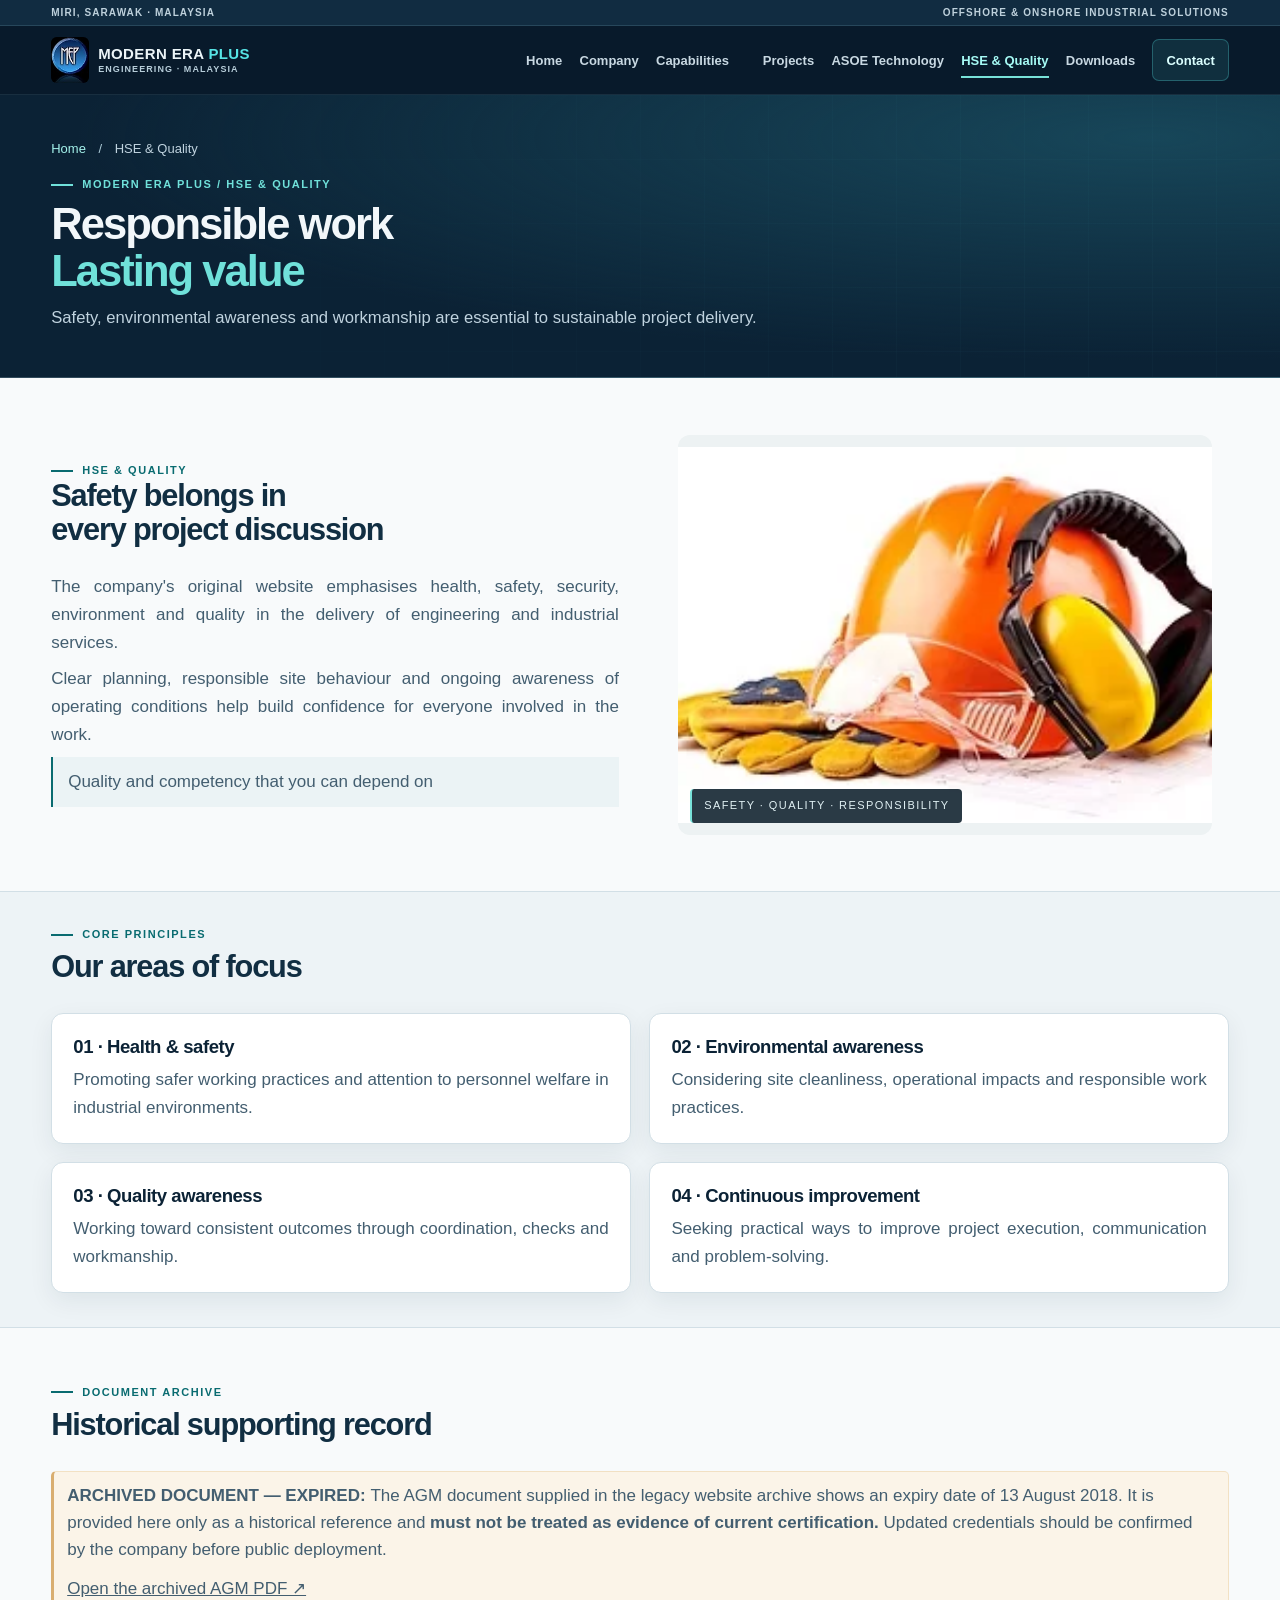
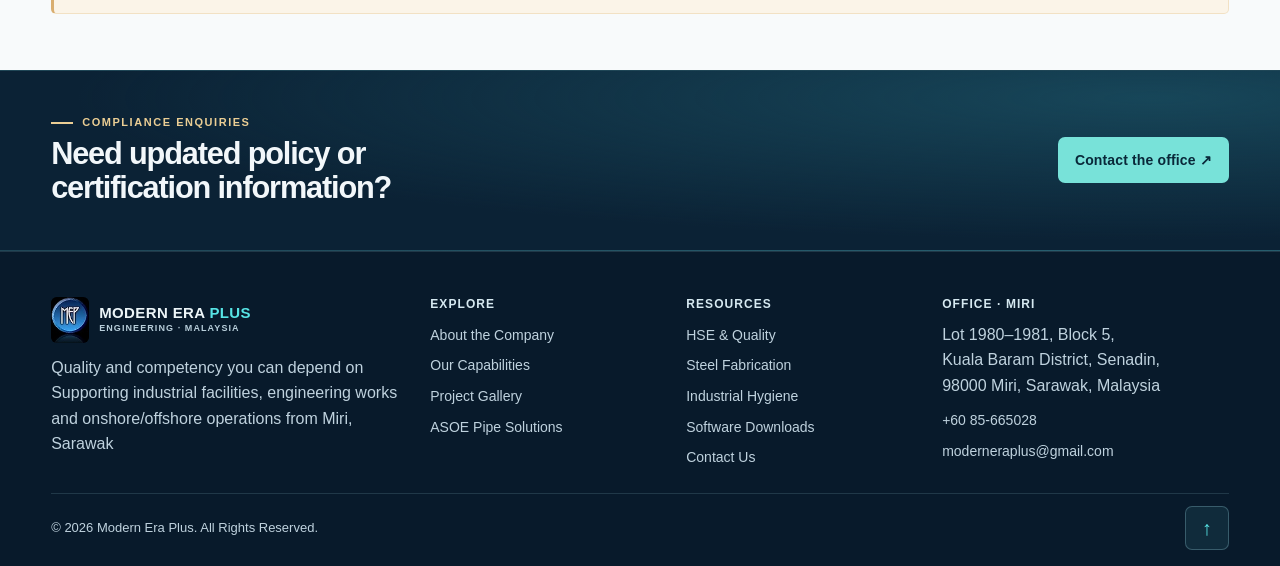
<file: hse.html>
<!DOCTYPE html>
<html lang="en">
    <head>
        <meta charset="utf-8"/>
        <meta content="width=device-width,initial-scale=1,viewport-fit=cover" name="viewport"/>
        <meta content="#edf7ff" name="theme-color"/>
        <meta content="Modern Era Plus Sdn. Bhd., based in Miri, Sarawak, Malaysia. Engineering, fabrication, industrial services and project experience." name="description"/>
        <meta content="website" property="og:type"/>
        <meta content="HSE &amp; Quality | Modern Era Plus Sdn. Bhd." property="og:title"/>
        <meta content="Modern Era Plus Sdn. Bhd., based in Miri, Sarawak, Malaysia. Engineering, fabrication, industrial services and project experience." property="og:description"/>
        <meta content="assets/images/contact-us/01.webp" property="og:image"/>
        <link href="assets/images/mep-official-logo.jpg" rel="icon" type="image/jpeg"/>
        <link href="style.css?v=1.28-ui" rel="stylesheet"/>
        <title>
            HSE &amp; Quality | Modern Era Plus Sdn. Bhd.
        </title>
        <script defer="" src="data/catalog.js">
        </script>
        <script defer="" src="app.js?v=1.28-ui">
        </script>

    </head>

    <body data-page="hse">

        <a class="skip-link" href="#main">Skip to main content</a>

        <header class="site-header">
            <div class="topline">
                <div class="container">
                    <span>
                        MIRI, SARAWAK · MALAYSIA
                    </span>
                    <span>
                        OFFSHORE &amp; ONSHORE INDUSTRIAL SOLUTIONS
                    </span>
                </div>
            </div>
            <div class="container nav-inner">
                <a aria-label="Modern Era Plus, home" class="brand" href="index.html">
                    <span aria-hidden="true" class="brand-mark">
                        <img alt="" src="assets/images/mep-official-logo.jpg"/>
                    </span>
                    <span class="brand-type">
                        MODERN ERA
                        <b>
                            PLUS
                        </b>
                        <small>
                            ENGINEERING · MALAYSIA
                        </small>
                    </span>
                </a>

                <nav aria-label="Primary" class="desktop-nav">
                    <a class="" href="index.html">
                        Home
                    </a>
                    <a class="" href="about.html">
                        Company
                    </a>
                    <div class="nav-drop" id="services-drop">
                        <button aria-controls="services-mega" aria-expanded="false" class="" id="services-toggle" type="button">
                            Capabilities
                            <span>
                                ⌄
                            </span>
                        </button>
                        <div class="mega" id="services-mega">
                            <div>
                                <strong>
                                    Engineering
                                </strong>
                                <a href="service.html?service=design-engineering-services">
                                    Design &amp; Engineering
                                </a>
                                <a href="service.html?service=steel-fabrication">
                                    Steel Fabrication
                                </a>
                                <a href="service.html?service=structure-fabrication-insulation-work">
                                    Structures &amp; Insulation
                                </a>
                                <a href="service.html?service=automated-orbital-welding-machine">
                                    Orbital Welding
                                </a>
                                <a href="service.html?service=laboratory-construction">
                                    Laboratory Construction
                                </a>
                                <a href="service.html?service=expandable-house">
                                    Expandable House
                                </a>
                            </div>
                            <div>
                                <strong>
                                    Living Quarters
                                </strong>
                                <a href="service.html?service=ceiling">
                                    Ceiling
                                </a>
                                <a href="service.html?service=deck-covering">
                                    Deck Covering
                                </a>
                                <a href="service.html?service=door">
                                    Doors
                                </a>
                                <a href="service.html?service=furniture">
                                    Furniture
                                </a>
                                <a href="service.html?service=lighting-fixture">
                                    Lighting
                                </a>
                                <a href="service.html?service=unit-toilet">
                                    Toilet Units
                                </a>
                                <a href="service.html?service=wall">
                                    Wall Works
                                </a>
                            </div>
                            <div>
                                <strong>
                                    Technical Services
                                </strong>
                                <a href="service.html?service=industrial-hygiene-services">
                                    Industrial Hygiene
                                </a>
                                <a href="service.html?service=offshore-onshore-drain-and-sewage-line">
                                    Drain &amp; Sewage
                                </a>
                                <a href="service.html?service=asoe-trenchless-pipe-solution">
                                    Trenchless Pipe Solutions
                                </a>
                                <a href="service.html?service=supplies-consumable-tools-ppe-safety-equipment">
                                    Supplies &amp; PPE
                                </a>
                                <a class="mega-all" href="services.html">
                                    Explore all capabilities →
                                </a>
                            </div>
                        </div>
                    </div>
                    <a class="" href="projects.html">
                        Projects
                    </a>
                    <a class="" href="technology.html">
                        ASOE Technology
                    </a>
                    <a aria-current="page" class="active" href="hse.html">
                        HSE &amp; Quality
                    </a>
                    <a class="" href="download.html">
                        Downloads
                    </a>
                    <a class="contact-nav" href="contact.html">
                        Contact
                    </a>

                </nav>
                <button aria-controls="mobile-panel" aria-expanded="false" aria-label="Open navigation" class="mobile-button" id="mobile-toggle">
                    ☰
                </button>
            </div>

            <nav aria-label="Mobile navigation" class="mobile-panel" hidden="" id="mobile-panel">
                <a href="index.html">
                    Home
                </a>
                <a href="about.html">
                    Company
                </a>
                <details class="mobile-capabilities">
                    <summary>
                        Capabilities
                        <span aria-hidden="true" class="mobile-capabilities-hint">
                            +
                        </span>
                    </summary>
                    <div class="mobile-subnav">
                        <a href="services.html">
                            All Services
                        </a>
                        <a href="service.html?service=design-engineering-services">
                            Design &amp; Engineering Services
                        </a>
                        <a href="service.html?service=structure-fabrication-insulation-work">
                            Structure Fabrication &amp; Insulation Work
                        </a>
                        <a href="service.html?service=steel-fabrication">
                            Steel Fabrication
                        </a>
                        <a href="service.html?service=automated-orbital-welding-machine">
                            Automated Orbital Welding Machine
                        </a>
                        <a href="service.html?service=laboratory-construction">
                            Laboratory Construction
                        </a>
                        <a href="service.html?service=expandable-house">
                            Expandable House
                        </a>
                        <a href="service.html?service=ceiling">
                            Ceiling
                        </a>
                        <a href="service.html?service=deck-covering">
                            Deck Covering
                        </a>
                        <a href="service.html?service=door">
                            Door
                        </a>
                        <a href="service.html?service=furniture">
                            Furniture
                        </a>
                        <a href="service.html?service=lighting-fixture">
                            Lighting Fixture
                        </a>
                        <a href="service.html?service=unit-toilet">
                            Unit Toilet
                        </a>
                        <a href="service.html?service=wall">
                            Wall
                        </a>
                        <a href="service.html?service=industrial-hygiene-services">
                            Industrial Hygiene Services
                        </a>
                        <a href="service.html?service=offshore-onshore-drain-and-sewage-line">
                            Offshore-Onshore Drain and Sewage Line
                        </a>
                        <a href="service.html?service=asoe-trenchless-pipe-solution">
                            Asoe Trenchless Pipe Solution
                        </a>
                        <a href="service.html?service=supplies-consumable-tools-ppe-safety-equipment">
                            Supplies, Consumable Tools, PPE &amp; Safety Equipment
                        </a>
                    </div>
                </details>
                <a href="projects.html">
                    Projects
                </a>
                <a href="technology.html">
                    ASOE Technology
                </a>
                <a aria-current="page" href="hse.html">
                    HSE &amp; Quality
                </a>
                                <a href="download.html">
                    Downloads
                </a>
                <a href="contact.html">
                    Contact
                </a>

            </nav>

        </header>

        <main id="main" tabindex="-1">

            <section class="page-hero">
                <div class="container">
                    <div class="breadcrumb">
                        <a href="index.html">
                            Home
                        </a>
                        <span>
                            /
                        </span>
                        HSE &amp; Quality
                    </div>
                    <div class="eyebrow">
                        MODERN ERA PLUS / HSE &amp; QUALITY
                    </div>
                    <h1>
                        Responsible work
                        <br/>
                        <span class="accent">
                            Lasting value
                        </span>
                    </h1>
                    <p class="lead">
                        Safety, environmental awareness and workmanship are essential to sustainable project delivery.
                    </p>
                </div>

            </section>

            <section class="section">
                <div class="container split">
                    <div class="reveal">
                        <div class="eyebrow">
                            HSE &amp; QUALITY
                        </div>
                        <h2>
                            Safety belongs in
                            <br/>
                            every project discussion
                        </h2>
                        <p class="lead">
                            The company's original website emphasises health, safety, security, environment and quality in the delivery of engineering and industrial services.
                        </p>
                        <p>
                            Clear planning, responsible site behaviour and ongoing awareness of operating conditions help build confidence for everyone involved in the work.
                        </p>
                        <div class="quote">
                            Quality and competency that you can depend on
                        </div>
                    </div>
                    <div class="split-visual reveal">
                        <img alt="Industrial workplace safety helmet and protection equipment" decoding="async" loading="lazy" src="assets/images/home-photo/01.webp" style="object-fit:contain;background:#edf2f3"/>
                        <div class="frame-caption">
                            SAFETY · QUALITY · RESPONSIBILITY
                        </div>
                    </div>
                </div>

            </section>

            <section class="section section-alt">
                <div class="container">
                    <div class="section-header">
                        <div>
                            <div class="eyebrow">
                                CORE PRINCIPLES
                            </div>
                            <h2>
                                Our areas of focus
                            </h2>
                        </div>
                    </div>
                    <div class="policy-grid">

                        <article class="policy-block">
                            <h3>
                                01 · Health &amp; safety
                            </h3>
                            <p>
                                Promoting safer working practices and attention to personnel welfare in industrial environments.
                            </p>

                        </article>

                        <article class="policy-block">
                            <h3>
                                02 · Environmental awareness
                            </h3>
                            <p>
                                Considering site cleanliness, operational impacts and responsible work practices.
                            </p>

                        </article>

                        <article class="policy-block">
                            <h3>
                                03 · Quality awareness
                            </h3>
                            <p>
                                Working toward consistent outcomes through coordination, checks and workmanship.
                            </p>

                        </article>

                        <article class="policy-block">
                            <h3>
                                04 · Continuous improvement
                            </h3>
                            <p>
                                Seeking practical ways to improve project execution, communication and problem-solving.
                            </p>

                        </article>
                    </div>
                </div>

            </section>

            <section class="section">
                <div class="container">
                    <div class="section-header">
                        <div>
                            <div class="eyebrow">
                                DOCUMENT ARCHIVE
                            </div>
                            <h2>
                                Historical supporting record
                            </h2>
                        </div>
                    </div>
                    <div class="notice">
                        <strong>
                            ARCHIVED DOCUMENT — EXPIRED:
                        </strong>
                        The AGM document supplied in the legacy website archive shows an expiry date of 13 August 2018. It is provided here only as a historical reference and
                        <strong>
                            must not be treated as evidence of current certification.
                        </strong>
                        Updated credentials should be confirmed by the company before public deployment.
                        <p style="margin:12px 0 0">
                            <a href="assets/documents/agm-historical-certificate.pdf" rel="noopener" target="_blank">
                                Open the archived AGM PDF ↗
                            </a>
                        </p>
                    </div>
                </div>

            </section>

            <section class="cta-band">
                <div class="container cta-inner">
                    <div>
                        <div class="eyebrow gold">
                            COMPLIANCE ENQUIRIES
                        </div>
                        <h2>
                            Need updated policy or
                            <br/>
                            certification information?
                        </h2>
                    </div>
                    <a class="btn btn-primary" href="contact.html">
                        Contact the office ↗
                    </a>
                </div>

            </section>

        </main>

        <footer class="footer">
            <div class="container">
                <div class="footer-grid">
                    <div>
                        <a class="brand" href="index.html">
                            <span aria-hidden="true" class="brand-mark">
                                <img alt="" src="assets/images/mep-official-logo.jpg"/>
                            </span>
                            <span class="brand-type">
                                MODERN ERA
                                <b>
                                    PLUS
                                </b>
                                <small>
                                    ENGINEERING · MALAYSIA
                                </small>
                            </span>
                        </a>
                        <p>
                            Quality and competency you can depend on Supporting industrial facilities, engineering works and onshore/offshore operations from Miri, Sarawak
                        </p>
                    </div>
                    <div>
                        <h4>
                            Explore
                        </h4>
                        <a href="about.html">
                            About the Company
                        </a>
                        <a href="services.html">
                            Our Capabilities
                        </a>
                        <a href="projects.html">
                            Project Gallery
                        </a>
                        <a href="technology.html">
                            ASOE Pipe Solutions
                        </a>
                    </div>
                    <div>
                        <h4>
                            Resources
                        </h4>
                        <a href="hse.html">
                            HSE &amp; Quality
                        </a>
                        <a href="service.html?service=steel-fabrication">
                            Steel Fabrication
                        </a>
                        <a href="service.html?service=industrial-hygiene-services">
                            Industrial Hygiene
                        </a>
                        <a href="download.html">
                            Software Downloads
                        </a>
                        <a href="contact.html">
                            Contact Us
                        </a>
                    </div>
                    <div>
                        <h4>
                            Office · Miri
                        </h4>
                        <p>
                            Lot 1980–1981, Block 5,
                            <br/>
                            Kuala Baram District, Senadin,
                            <br/>
                            98000 Miri, Sarawak, Malaysia
                        </p>
                        <a href="tel:+6085665028">
                            +60 85-665028
                        </a>
                        <a href="mailto:moderneraplus@gmail.com">
                            moderneraplus@gmail.com
                        </a>
                    </div>
                </div>
                <div class="footer-bottom">
                    <span>© 2026 Modern Era Plus. All Rights Reserved.</span>
                    <button aria-label="Back to top" class="to-top" id="to-top" title="Back to top" type="button">
                        ↑
                    </button>
                </div>
            </div>

        </footer>
        <div aria-label="Photo viewer" aria-modal="true" class="lightbox" hidden="" id="lightbox" role="dialog">
            <button aria-label="Close image" class="close">
                ×
            </button>
            <button aria-label="Previous image" class="prev">
                ‹
            </button>
            <img alt="Expanded project image" id="lightbox-image"/>
            <button aria-label="Next image" class="next">
                ›
            </button>
            <div aria-live="polite" class="lightbox-meta" id="lightbox-meta">
            </div>
        </div>

    </body>
</html>
</file>
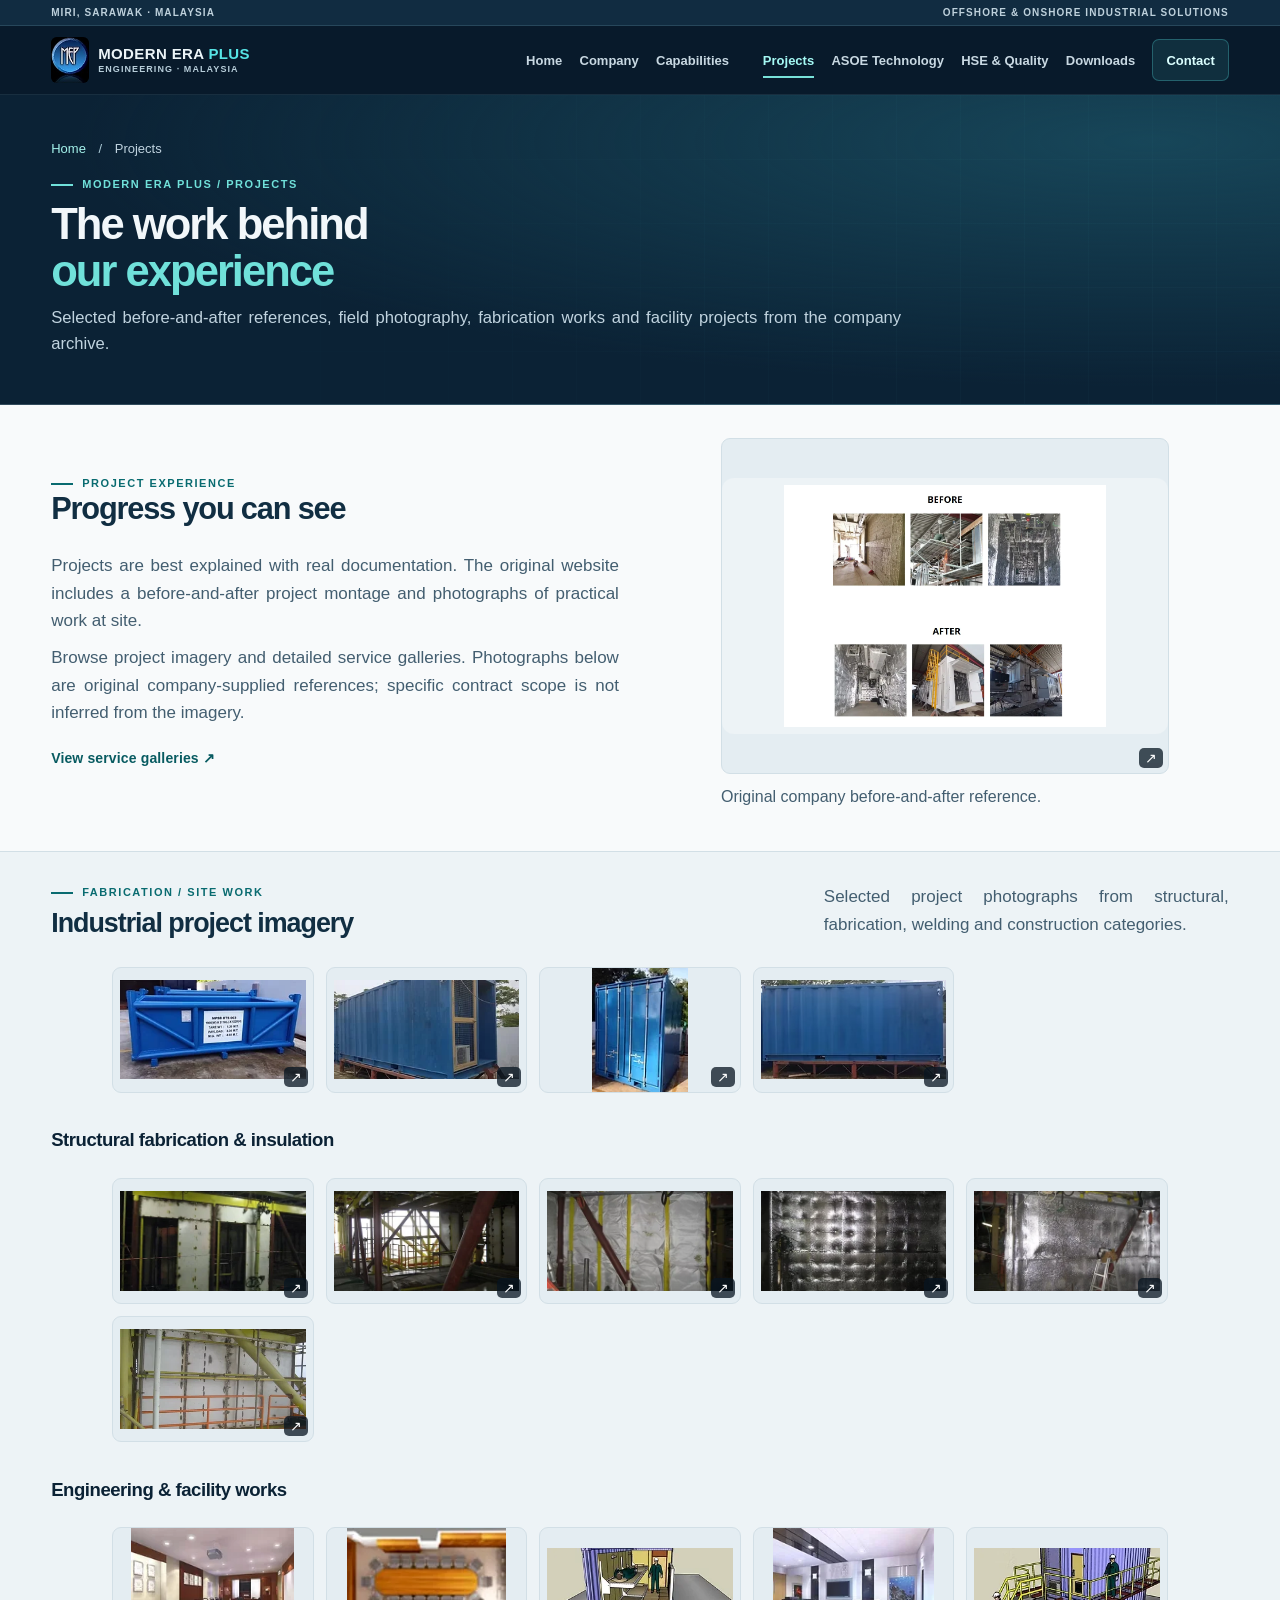
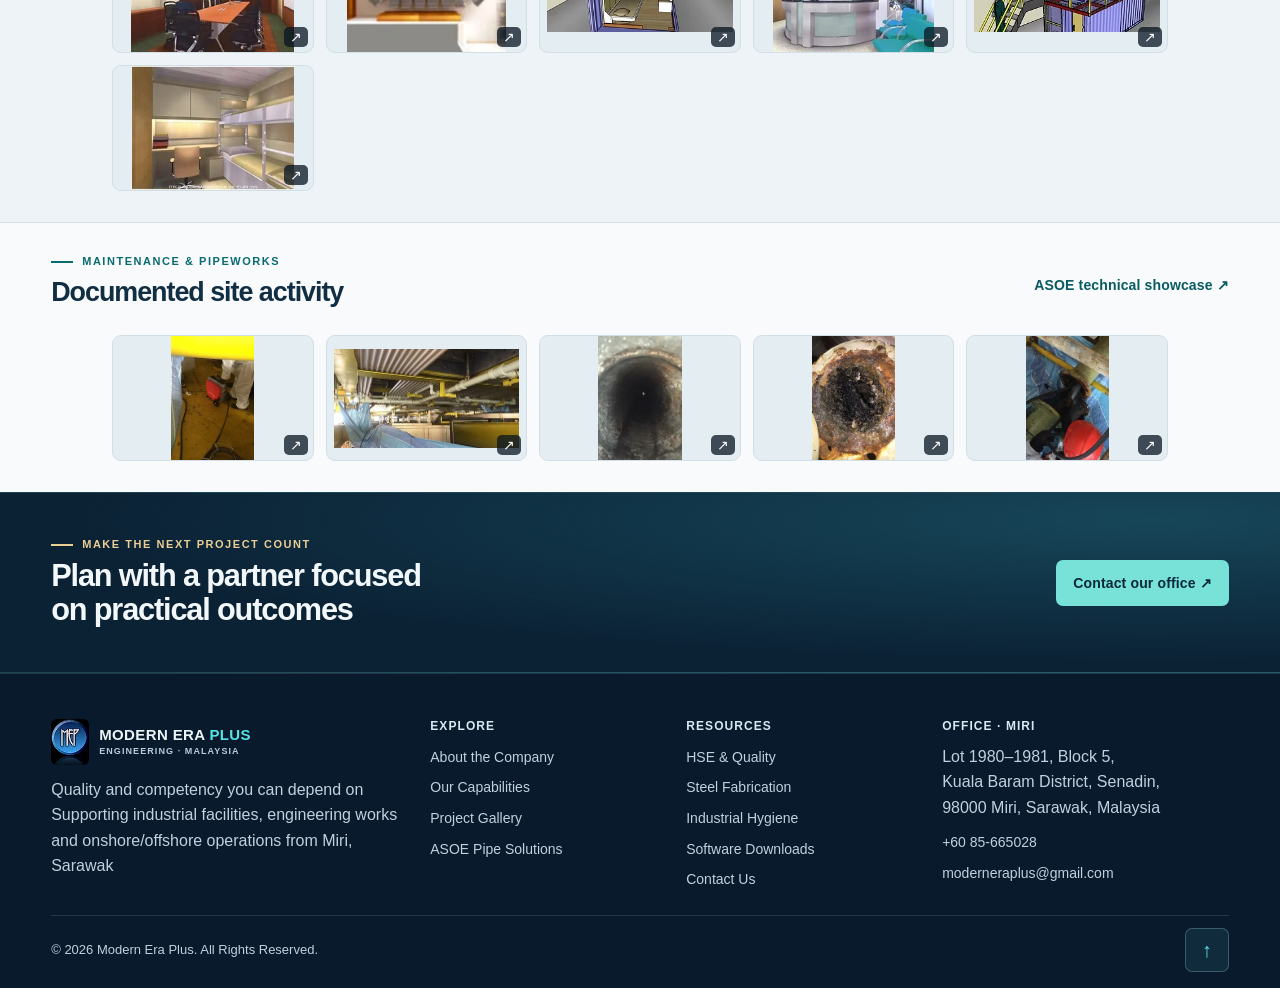
<file: projects.html>
<!DOCTYPE html>
<html lang="en">
    <head>
        <meta charset="utf-8"/>
        <meta content="width=device-width,initial-scale=1,viewport-fit=cover" name="viewport"/>
        <meta content="#edf7ff" name="theme-color"/>
        <meta content="Modern Era Plus Sdn. Bhd., based in Miri, Sarawak, Malaysia. Engineering, fabrication, industrial services and project experience." name="description"/>
        <meta content="website" property="og:type"/>
        <meta content="Project Experience | Modern Era Plus Sdn. Bhd." property="og:title"/>
        <meta content="Modern Era Plus Sdn. Bhd., based in Miri, Sarawak, Malaysia. Engineering, fabrication, industrial services and project experience." property="og:description"/>
        <meta content="assets/images/contact-us/01.webp" property="og:image"/>
        <link href="assets/images/mep-official-logo.jpg" rel="icon" type="image/jpeg"/>
        <link href="style.css?v=1.28-ui" rel="stylesheet"/>
        <title>
            Project Experience | Modern Era Plus Sdn. Bhd.
        </title>
        <script defer="" src="data/catalog.js">
        </script>
        <script defer="" src="app.js?v=1.28-ui">
        </script>

    </head>

    <body data-page="projects">

        <a class="skip-link" href="#main">Skip to main content</a>

        <header class="site-header">
            <div class="topline">
                <div class="container">
                    <span>
                        MIRI, SARAWAK · MALAYSIA
                    </span>
                    <span>
                        OFFSHORE &amp; ONSHORE INDUSTRIAL SOLUTIONS
                    </span>
                </div>
            </div>
            <div class="container nav-inner">
                <a aria-label="Modern Era Plus, home" class="brand" href="index.html">
                    <span aria-hidden="true" class="brand-mark">
                        <img alt="" src="assets/images/mep-official-logo.jpg"/>
                    </span>
                    <span class="brand-type">
                        MODERN ERA
                        <b>
                            PLUS
                        </b>
                        <small>
                            ENGINEERING · MALAYSIA
                        </small>
                    </span>
                </a>

                <nav aria-label="Primary" class="desktop-nav">
                    <a class="" href="index.html">
                        Home
                    </a>
                    <a class="" href="about.html">
                        Company
                    </a>
                    <div class="nav-drop" id="services-drop">
                        <button aria-controls="services-mega" aria-expanded="false" class="" id="services-toggle" type="button">
                            Capabilities
                            <span>
                                ⌄
                            </span>
                        </button>
                        <div class="mega" id="services-mega">
                            <div>
                                <strong>
                                    Engineering
                                </strong>
                                <a href="service.html?service=design-engineering-services">
                                    Design &amp; Engineering
                                </a>
                                <a href="service.html?service=steel-fabrication">
                                    Steel Fabrication
                                </a>
                                <a href="service.html?service=structure-fabrication-insulation-work">
                                    Structures &amp; Insulation
                                </a>
                                <a href="service.html?service=automated-orbital-welding-machine">
                                    Orbital Welding
                                </a>
                                <a href="service.html?service=laboratory-construction">
                                    Laboratory Construction
                                </a>
                                <a href="service.html?service=expandable-house">
                                    Expandable House
                                </a>
                            </div>
                            <div>
                                <strong>
                                    Living Quarters
                                </strong>
                                <a href="service.html?service=ceiling">
                                    Ceiling
                                </a>
                                <a href="service.html?service=deck-covering">
                                    Deck Covering
                                </a>
                                <a href="service.html?service=door">
                                    Doors
                                </a>
                                <a href="service.html?service=furniture">
                                    Furniture
                                </a>
                                <a href="service.html?service=lighting-fixture">
                                    Lighting
                                </a>
                                <a href="service.html?service=unit-toilet">
                                    Toilet Units
                                </a>
                                <a href="service.html?service=wall">
                                    Wall Works
                                </a>
                            </div>
                            <div>
                                <strong>
                                    Technical Services
                                </strong>
                                <a href="service.html?service=industrial-hygiene-services">
                                    Industrial Hygiene
                                </a>
                                <a href="service.html?service=offshore-onshore-drain-and-sewage-line">
                                    Drain &amp; Sewage
                                </a>
                                <a href="service.html?service=asoe-trenchless-pipe-solution">
                                    Trenchless Pipe Solutions
                                </a>
                                <a href="service.html?service=supplies-consumable-tools-ppe-safety-equipment">
                                    Supplies &amp; PPE
                                </a>
                                <a class="mega-all" href="services.html">
                                    Explore all capabilities →
                                </a>
                            </div>
                        </div>
                    </div>
                    <a aria-current="page" class="active" href="projects.html">
                        Projects
                    </a>
                    <a class="" href="technology.html">
                        ASOE Technology
                    </a>
                    <a class="" href="hse.html">
                        HSE &amp; Quality
                    </a>
                    <a class="" href="download.html">
                        Downloads
                    </a>
                    <a class="contact-nav" href="contact.html">
                        Contact
                    </a>

                </nav>
                <button aria-controls="mobile-panel" aria-expanded="false" aria-label="Open navigation" class="mobile-button" id="mobile-toggle">
                    ☰
                </button>
            </div>

            <nav aria-label="Mobile navigation" class="mobile-panel" hidden="" id="mobile-panel">
                <a href="index.html">
                    Home
                </a>
                <a href="about.html">
                    Company
                </a>
                <details class="mobile-capabilities">
                    <summary>
                        Capabilities
                        <span aria-hidden="true" class="mobile-capabilities-hint">
                            +
                        </span>
                    </summary>
                    <div class="mobile-subnav">
                        <a href="services.html">
                            All Services
                        </a>
                        <a href="service.html?service=design-engineering-services">
                            Design &amp; Engineering Services
                        </a>
                        <a href="service.html?service=structure-fabrication-insulation-work">
                            Structure Fabrication &amp; Insulation Work
                        </a>
                        <a href="service.html?service=steel-fabrication">
                            Steel Fabrication
                        </a>
                        <a href="service.html?service=automated-orbital-welding-machine">
                            Automated Orbital Welding Machine
                        </a>
                        <a href="service.html?service=laboratory-construction">
                            Laboratory Construction
                        </a>
                        <a href="service.html?service=expandable-house">
                            Expandable House
                        </a>
                        <a href="service.html?service=ceiling">
                            Ceiling
                        </a>
                        <a href="service.html?service=deck-covering">
                            Deck Covering
                        </a>
                        <a href="service.html?service=door">
                            Door
                        </a>
                        <a href="service.html?service=furniture">
                            Furniture
                        </a>
                        <a href="service.html?service=lighting-fixture">
                            Lighting Fixture
                        </a>
                        <a href="service.html?service=unit-toilet">
                            Unit Toilet
                        </a>
                        <a href="service.html?service=wall">
                            Wall
                        </a>
                        <a href="service.html?service=industrial-hygiene-services">
                            Industrial Hygiene Services
                        </a>
                        <a href="service.html?service=offshore-onshore-drain-and-sewage-line">
                            Offshore-Onshore Drain and Sewage Line
                        </a>
                        <a href="service.html?service=asoe-trenchless-pipe-solution">
                            Asoe Trenchless Pipe Solution
                        </a>
                        <a href="service.html?service=supplies-consumable-tools-ppe-safety-equipment">
                            Supplies, Consumable Tools, PPE &amp; Safety Equipment
                        </a>
                    </div>
                </details>
                <a aria-current="page" href="projects.html">
                    Projects
                </a>
                <a href="technology.html">
                    ASOE Technology
                </a>
                <a href="hse.html">
                    HSE &amp; Quality
                </a>
                                <a href="download.html">
                    Downloads
                </a>
                <a href="contact.html">
                    Contact
                </a>

            </nav>

        </header>

        <main id="main" tabindex="-1">

            <section class="page-hero">
                <div class="container">
                    <div class="breadcrumb">
                        <a href="index.html">
                            Home
                        </a>
                        <span>
                            /
                        </span>
                        Projects
                    </div>
                    <div class="eyebrow">
                        MODERN ERA PLUS / PROJECTS
                    </div>
                    <h1>
                        The work behind
                        <br/>
                        <span class="accent">
                            our experience
                        </span>
                    </h1>
                    <p class="lead">
                        Selected before-and-after references, field photography, fabrication works and facility projects from the company archive.
                    </p>
                </div>

            </section>

            <section class="section">
                <div class="container split">
                    <div class="reveal">
                        <div class="eyebrow">
                            PROJECT EXPERIENCE
                        </div>
                        <h2>
                            Progress you can see
                        </h2>
                        <p class="lead">
                            Projects are best explained with real documentation. The original website includes a before-and-after project montage and photographs of practical work at site.
                        </p>
                        <p>
                            Browse project imagery and detailed service galleries. Photographs below are original company-supplied references; specific contract scope is not inferred from the imagery.
                        </p>
                        <a class="text-link" href="services.html">
                            View service galleries ↗
                        </a>
                    </div>
                    <div class="image-figure reveal">
                        <button class="gallery-tile contain" data-zoom-caption="Project experience — before-and-after montage" data-zoom-src="assets/images/project-experience/01.webp" style="aspect-ratio:4/3;width:100%;max-width:610px" type="button">
                            <img alt="Before and after renovation collage" decoding="async" loading="lazy" src="assets/images/project-experience/01.webp"/>
                        </button>
                        <p style="font-size:12px;margin-top:10px">
                            Original company before-and-after reference.
                        </p>
                    </div>
                </div>

            </section>

            <section class="section section-alt">
                <div class="container">
                    <div class="section-header">
                        <div>
                            <div class="eyebrow">
                                FABRICATION / SITE WORK
                            </div>
                            <h2>
                                Industrial project imagery
                            </h2>
                        </div>
                        <p>
                            Selected project photographs from structural, fabrication, welding and construction categories.
                        </p>
                    </div>
                    <div aria-label="Steel fabrication photographs" class="gallery-grid" data-gallery-group="steel-fabrication">
                    </div>
                    <div class="section-narrow" style="padding-bottom:8px">
                        <h3>
                            Structural fabrication &amp; insulation
                        </h3>
                    </div>
                    <div aria-label="Structures and insulation photographs" class="gallery-grid" data-gallery-group="structure-fabrication-insulation-work">
                    </div>
                    <div class="section-narrow" style="padding-bottom:8px">
                        <h3>
                            Engineering &amp; facility works
                        </h3>
                    </div>
                    <div aria-label="Design engineering photographs" class="gallery-grid" data-gallery-group="design-engineering-services" data-limit="6">
                    </div>
                </div>

            </section>

            <section class="section">
                <div class="container">
                    <div class="section-header">
                        <div>
                            <div class="eyebrow">
                                MAINTENANCE &amp; PIPEWORKS
                            </div>
                            <h2>
                                Documented site activity
                            </h2>
                        </div>
                        <a class="text-link" href="technology.html">
                            ASOE technical showcase ↗
                        </a>
                    </div>
                    <div aria-label="Drain and pipe cleaning photographs" class="gallery-grid" data-gallery-group="offshore-onshore-drain-and-sewage-line">
                    </div>
                </div>

            </section>

            <section class="cta-band">
                <div class="container cta-inner">
                    <div>
                        <div class="eyebrow gold">
                            MAKE THE NEXT PROJECT COUNT
                        </div>
                        <h2>
                            Plan with a partner focused
                            <br/>
                            on practical outcomes
                        </h2>
                    </div>
                    <a class="btn btn-primary" href="contact.html">
                        Contact our office ↗
                    </a>
                </div>

            </section>

        </main>

        <footer class="footer">
            <div class="container">
                <div class="footer-grid">
                    <div>
                        <a class="brand" href="index.html">
                            <span aria-hidden="true" class="brand-mark">
                                <img alt="" src="assets/images/mep-official-logo.jpg"/>
                            </span>
                            <span class="brand-type">
                                MODERN ERA
                                <b>
                                    PLUS
                                </b>
                                <small>
                                    ENGINEERING · MALAYSIA
                                </small>
                            </span>
                        </a>
                        <p>
                            Quality and competency you can depend on Supporting industrial facilities, engineering works and onshore/offshore operations from Miri, Sarawak
                        </p>
                    </div>
                    <div>
                        <h4>
                            Explore
                        </h4>
                        <a href="about.html">
                            About the Company
                        </a>
                        <a href="services.html">
                            Our Capabilities
                        </a>
                        <a href="projects.html">
                            Project Gallery
                        </a>
                        <a href="technology.html">
                            ASOE Pipe Solutions
                        </a>
                    </div>
                    <div>
                        <h4>
                            Resources
                        </h4>
                        <a href="hse.html">
                            HSE &amp; Quality
                        </a>
                        <a href="service.html?service=steel-fabrication">
                            Steel Fabrication
                        </a>
                        <a href="service.html?service=industrial-hygiene-services">
                            Industrial Hygiene
                        </a>
                        <a href="download.html">
                            Software Downloads
                        </a>
                        <a href="contact.html">
                            Contact Us
                        </a>
                    </div>
                    <div>
                        <h4>
                            Office · Miri
                        </h4>
                        <p>
                            Lot 1980–1981, Block 5,
                            <br/>
                            Kuala Baram District, Senadin,
                            <br/>
                            98000 Miri, Sarawak, Malaysia
                        </p>
                        <a href="tel:+6085665028">
                            +60 85-665028
                        </a>
                        <a href="mailto:moderneraplus@gmail.com">
                            moderneraplus@gmail.com
                        </a>
                    </div>
                </div>
                <div class="footer-bottom">
                    <span>© 2026 Modern Era Plus. All Rights Reserved.</span>
                    <button aria-label="Back to top" class="to-top" id="to-top" title="Back to top" type="button">
                        ↑
                    </button>
                </div>
            </div>

        </footer>
        <div aria-label="Photo viewer" aria-modal="true" class="lightbox" hidden="" id="lightbox" role="dialog">
            <button aria-label="Close image" class="close">
                ×
            </button>
            <button aria-label="Previous image" class="prev">
                ‹
            </button>
            <img alt="Expanded project image" id="lightbox-image"/>
            <button aria-label="Next image" class="next">
                ›
            </button>
            <div aria-live="polite" class="lightbox-meta" id="lightbox-meta">
            </div>
        </div>

    </body>
</html>
</file>
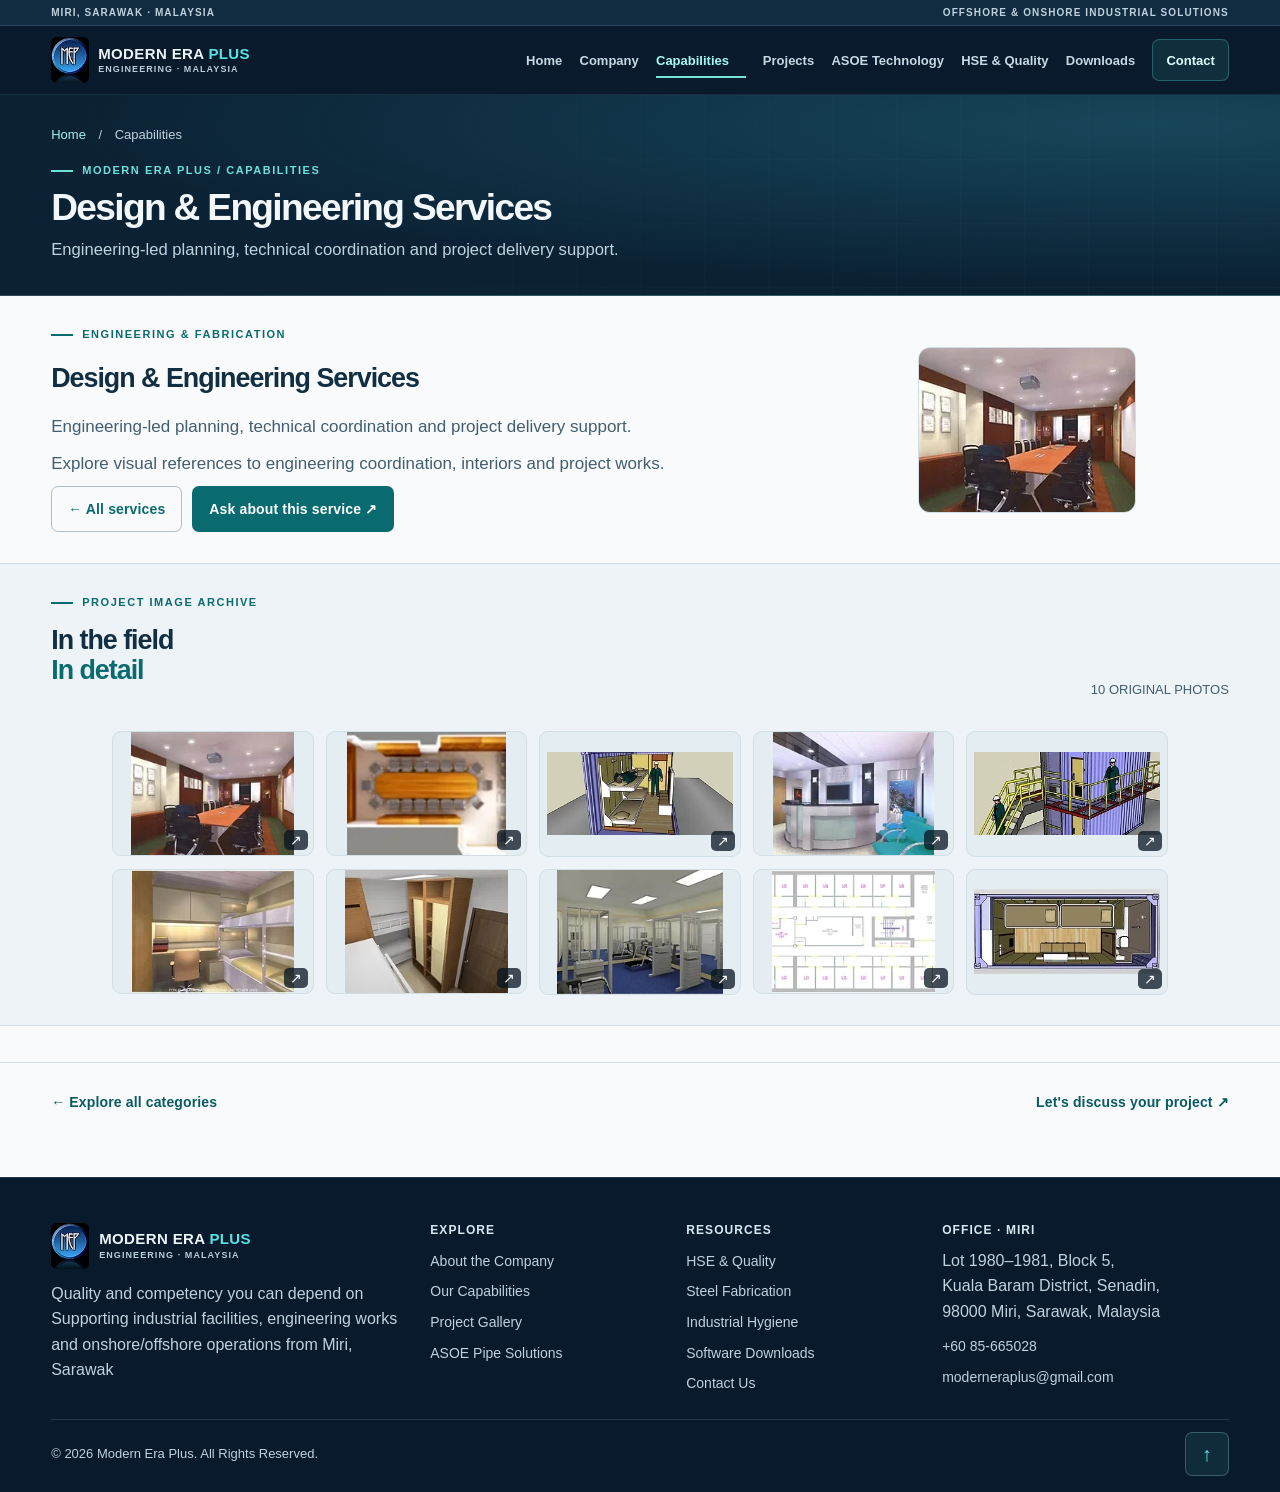
<file: service.html>
<!DOCTYPE html>
<html lang="en">
    <head>
        <meta charset="utf-8"/>
        <meta content="width=device-width,initial-scale=1,viewport-fit=cover" name="viewport"/>
        <meta content="#edf7ff" name="theme-color"/>
        <meta content="Modern Era Plus Sdn. Bhd., based in Miri, Sarawak, Malaysia. Engineering, fabrication, industrial services and project experience." name="description"/>
        <meta content="website" property="og:type"/>
        <meta content="Service Overview | Modern Era Plus Sdn. Bhd." property="og:title"/>
        <meta content="Modern Era Plus Sdn. Bhd., based in Miri, Sarawak, Malaysia. Engineering, fabrication, industrial services and project experience." property="og:description"/>
        <meta content="assets/images/contact-us/01.webp" property="og:image"/>
        <link href="assets/images/mep-official-logo.jpg" rel="icon" type="image/jpeg"/>
        <link href="style.css?v=1.28-ui" rel="stylesheet"/>
        <title>
            Service Overview | Modern Era Plus Sdn. Bhd.
        </title>
        <script defer="" src="data/catalog.js">
        </script>
        <script defer="" src="app.js?v=1.28-ui">
        </script>

    </head>

    <body data-page="service">

        <a class="skip-link" href="#main">Skip to main content</a>

        <header class="site-header">
            <div class="topline">
                <div class="container">
                    <span>
                        MIRI, SARAWAK · MALAYSIA
                    </span>
                    <span>
                        OFFSHORE &amp; ONSHORE INDUSTRIAL SOLUTIONS
                    </span>
                </div>
            </div>
            <div class="container nav-inner">
                <a aria-label="Modern Era Plus, home" class="brand" href="index.html">
                    <span aria-hidden="true" class="brand-mark">
                        <img alt="" src="assets/images/mep-official-logo.jpg"/>
                    </span>
                    <span class="brand-type">
                        MODERN ERA
                        <b>
                            PLUS
                        </b>
                        <small>
                            ENGINEERING · MALAYSIA
                        </small>
                    </span>
                </a>

                <nav aria-label="Primary" class="desktop-nav">
                    <a class="" href="index.html">
                        Home
                    </a>
                    <a class="" href="about.html">
                        Company
                    </a>
                    <div class="nav-drop" id="services-drop">
                        <button aria-controls="services-mega" aria-expanded="false" class="active" id="services-toggle" type="button">
                            Capabilities
                            <span>
                                ⌄
                            </span>
                        </button>
                        <div class="mega" id="services-mega">
                            <div>
                                <strong>
                                    Engineering
                                </strong>
                                <a href="service.html?service=design-engineering-services">
                                    Design &amp; Engineering
                                </a>
                                <a href="service.html?service=steel-fabrication">
                                    Steel Fabrication
                                </a>
                                <a href="service.html?service=structure-fabrication-insulation-work">
                                    Structures &amp; Insulation
                                </a>
                                <a href="service.html?service=automated-orbital-welding-machine">
                                    Orbital Welding
                                </a>
                                <a href="service.html?service=laboratory-construction">
                                    Laboratory Construction
                                </a>
                                <a href="service.html?service=expandable-house">
                                    Expandable House
                                </a>
                            </div>
                            <div>
                                <strong>
                                    Living Quarters
                                </strong>
                                <a href="service.html?service=ceiling">
                                    Ceiling
                                </a>
                                <a href="service.html?service=deck-covering">
                                    Deck Covering
                                </a>
                                <a href="service.html?service=door">
                                    Doors
                                </a>
                                <a href="service.html?service=furniture">
                                    Furniture
                                </a>
                                <a href="service.html?service=lighting-fixture">
                                    Lighting
                                </a>
                                <a href="service.html?service=unit-toilet">
                                    Toilet Units
                                </a>
                                <a href="service.html?service=wall">
                                    Wall Works
                                </a>
                            </div>
                            <div>
                                <strong>
                                    Technical Services
                                </strong>
                                <a href="service.html?service=industrial-hygiene-services">
                                    Industrial Hygiene
                                </a>
                                <a href="service.html?service=offshore-onshore-drain-and-sewage-line">
                                    Drain &amp; Sewage
                                </a>
                                <a href="service.html?service=asoe-trenchless-pipe-solution">
                                    Trenchless Pipe Solutions
                                </a>
                                <a href="service.html?service=supplies-consumable-tools-ppe-safety-equipment">
                                    Supplies &amp; PPE
                                </a>
                                <a class="mega-all" href="services.html">
                                    Explore all capabilities →
                                </a>
                            </div>
                        </div>
                    </div>
                    <a class="" href="projects.html">
                        Projects
                    </a>
                    <a class="" href="technology.html">
                        ASOE Technology
                    </a>
                    <a class="" href="hse.html">
                        HSE &amp; Quality
                    </a>
                    <a class="" href="download.html">
                        Downloads
                    </a>
                    <a class="contact-nav" href="contact.html">
                        Contact
                    </a>

                </nav>
                <button aria-controls="mobile-panel" aria-expanded="false" aria-label="Open navigation" class="mobile-button" id="mobile-toggle">
                    ☰
                </button>
            </div>

            <nav aria-label="Mobile navigation" class="mobile-panel" hidden="" id="mobile-panel">
                <a href="index.html">
                    Home
                </a>
                <a href="about.html">
                    Company
                </a>
                <details class="mobile-capabilities">
                    <summary>
                        Capabilities
                        <span aria-hidden="true" class="mobile-capabilities-hint">
                            +
                        </span>
                    </summary>
                    <div class="mobile-subnav">
                        <a href="services.html">
                            All Services
                        </a>
                        <a href="service.html?service=design-engineering-services">
                            Design &amp; Engineering Services
                        </a>
                        <a href="service.html?service=structure-fabrication-insulation-work">
                            Structure Fabrication &amp; Insulation Work
                        </a>
                        <a href="service.html?service=steel-fabrication">
                            Steel Fabrication
                        </a>
                        <a href="service.html?service=automated-orbital-welding-machine">
                            Automated Orbital Welding Machine
                        </a>
                        <a href="service.html?service=laboratory-construction">
                            Laboratory Construction
                        </a>
                        <a href="service.html?service=expandable-house">
                            Expandable House
                        </a>
                        <a href="service.html?service=ceiling">
                            Ceiling
                        </a>
                        <a href="service.html?service=deck-covering">
                            Deck Covering
                        </a>
                        <a href="service.html?service=door">
                            Door
                        </a>
                        <a href="service.html?service=furniture">
                            Furniture
                        </a>
                        <a href="service.html?service=lighting-fixture">
                            Lighting Fixture
                        </a>
                        <a href="service.html?service=unit-toilet">
                            Unit Toilet
                        </a>
                        <a href="service.html?service=wall">
                            Wall
                        </a>
                        <a href="service.html?service=industrial-hygiene-services">
                            Industrial Hygiene Services
                        </a>
                        <a href="service.html?service=offshore-onshore-drain-and-sewage-line">
                            Offshore-Onshore Drain and Sewage Line
                        </a>
                        <a href="service.html?service=asoe-trenchless-pipe-solution">
                            Asoe Trenchless Pipe Solution
                        </a>
                        <a href="service.html?service=supplies-consumable-tools-ppe-safety-equipment">
                            Supplies, Consumable Tools, PPE &amp; Safety Equipment
                        </a>
                    </div>
                </details>
                <a href="projects.html">
                    Projects
                </a>
                <a href="technology.html">
                    ASOE Technology
                </a>
                <a href="hse.html">
                    HSE &amp; Quality
                </a>
                                <a href="download.html">
                    Downloads
                </a>
                <a href="contact.html">
                    Contact
                </a>

            </nav>

        </header>

        <main id="main" tabindex="-1">

            <section class="page-hero">
                <div class="container">
                    <div class="breadcrumb">
                        <a href="index.html">
                            Home
                        </a>
                        <span>
                            /
                        </span>
                        Capabilities
                    </div>
                    <div class="eyebrow">
                        MODERN ERA PLUS / CAPABILITIES
                    </div>
                    <h1>
                        <span id="service-title">
                            Service details
                        </span>
                    </h1>
                    <p class="lead">
                        <span id="service-intro">
                            Explore the project photography and overview for this service category.
                        </span>
                    </p>
                </div>

            </section>

            <section class="section">
                <div class="container">
                    <div class="service-hero-grid">
                        <div>
                            <div class="eyebrow" id="service-group">
                                CAPABILITY
                            </div>
                            <h2 id="service-heading" style="margin:20px 0">
                                Service overview
                            </h2>
                            <p class="lead" id="service-summary">
                                Loading service information...
                            </p>
                            <p id="service-description">
                            </p>
                            <div class="btn-row">
                                <a class="btn btn-outline" href="services.html">
                                    ← All services
                                </a>
                                <a class="btn btn-primary" href="contact.html">
                                    Ask about this service ↗
                                </a>
                            </div>
                        </div>
                        <div>
                            <img alt="Project reference image" id="service-hero-image" loading="eager" src="assets/images/steel-fabrication/01.webp"/>
                        </div>
                    </div>
                </div>

            </section>

            <section class="section section-alt">
                <div class="container">
                    <div class="gallery-head">
                        <div>
                            <div class="eyebrow">
                                PROJECT IMAGE ARCHIVE
                            </div>
                            <h2 style="margin:15px 0">
                                In the field
                                <br/>
                                <span class="accent">
                                    In detail
                                </span>
                            </h2>
                        </div>
                        <div class="gallery-count" id="service-photo-count">
                        </div>
                    </div>
                    <div class="gallery-grid" id="service-gallery" style="margin-top:30px">
                    </div>
                </div>

            </section>

            <section class="section-narrow">
                <div class="container next-service">
                    <a class="text-link" href="services.html">
                        ← Explore all categories
                    </a>
                    <a class="text-link" href="contact.html">
                        Let's discuss your project ↗
                    </a>
                </div>

            </section>

        </main>

        <footer class="footer">
            <div class="container">
                <div class="footer-grid">
                    <div>
                        <a class="brand" href="index.html">
                            <span aria-hidden="true" class="brand-mark">
                                <img alt="" src="assets/images/mep-official-logo.jpg"/>
                            </span>
                            <span class="brand-type">
                                MODERN ERA
                                <b>
                                    PLUS
                                </b>
                                <small>
                                    ENGINEERING · MALAYSIA
                                </small>
                            </span>
                        </a>
                        <p>
                            Quality and competency you can depend on Supporting industrial facilities, engineering works and onshore/offshore operations from Miri, Sarawak
                        </p>
                    </div>
                    <div>
                        <h4>
                            Explore
                        </h4>
                        <a href="about.html">
                            About the Company
                        </a>
                        <a href="services.html">
                            Our Capabilities
                        </a>
                        <a href="projects.html">
                            Project Gallery
                        </a>
                        <a href="technology.html">
                            ASOE Pipe Solutions
                        </a>
                    </div>
                    <div>
                        <h4>
                            Resources
                        </h4>
                        <a href="hse.html">
                            HSE &amp; Quality
                        </a>
                        <a href="service.html?service=steel-fabrication">
                            Steel Fabrication
                        </a>
                        <a href="service.html?service=industrial-hygiene-services">
                            Industrial Hygiene
                        </a>
                        <a href="download.html">
                            Software Downloads
                        </a>
                        <a href="contact.html">
                            Contact Us
                        </a>
                    </div>
                    <div>
                        <h4>
                            Office · Miri
                        </h4>
                        <p>
                            Lot 1980–1981, Block 5,
                            <br/>
                            Kuala Baram District, Senadin,
                            <br/>
                            98000 Miri, Sarawak, Malaysia
                        </p>
                        <a href="tel:+6085665028">
                            +60 85-665028
                        </a>
                        <a href="mailto:moderneraplus@gmail.com">
                            moderneraplus@gmail.com
                        </a>
                    </div>
                </div>
                <div class="footer-bottom">
                    <span>© 2026 Modern Era Plus. All Rights Reserved.</span>
                    <button aria-label="Back to top" class="to-top" id="to-top" title="Back to top" type="button">
                        ↑
                    </button>
                </div>
            </div>

        </footer>
        <div aria-label="Photo viewer" aria-modal="true" class="lightbox" hidden="" id="lightbox" role="dialog">
            <button aria-label="Close image" class="close">
                ×
            </button>
            <button aria-label="Previous image" class="prev">
                ‹
            </button>
            <img alt="Expanded project image" id="lightbox-image"/>
            <button aria-label="Next image" class="next">
                ›
            </button>
            <div aria-live="polite" class="lightbox-meta" id="lightbox-meta">
            </div>
        </div>

    </body>
</html>
</file>
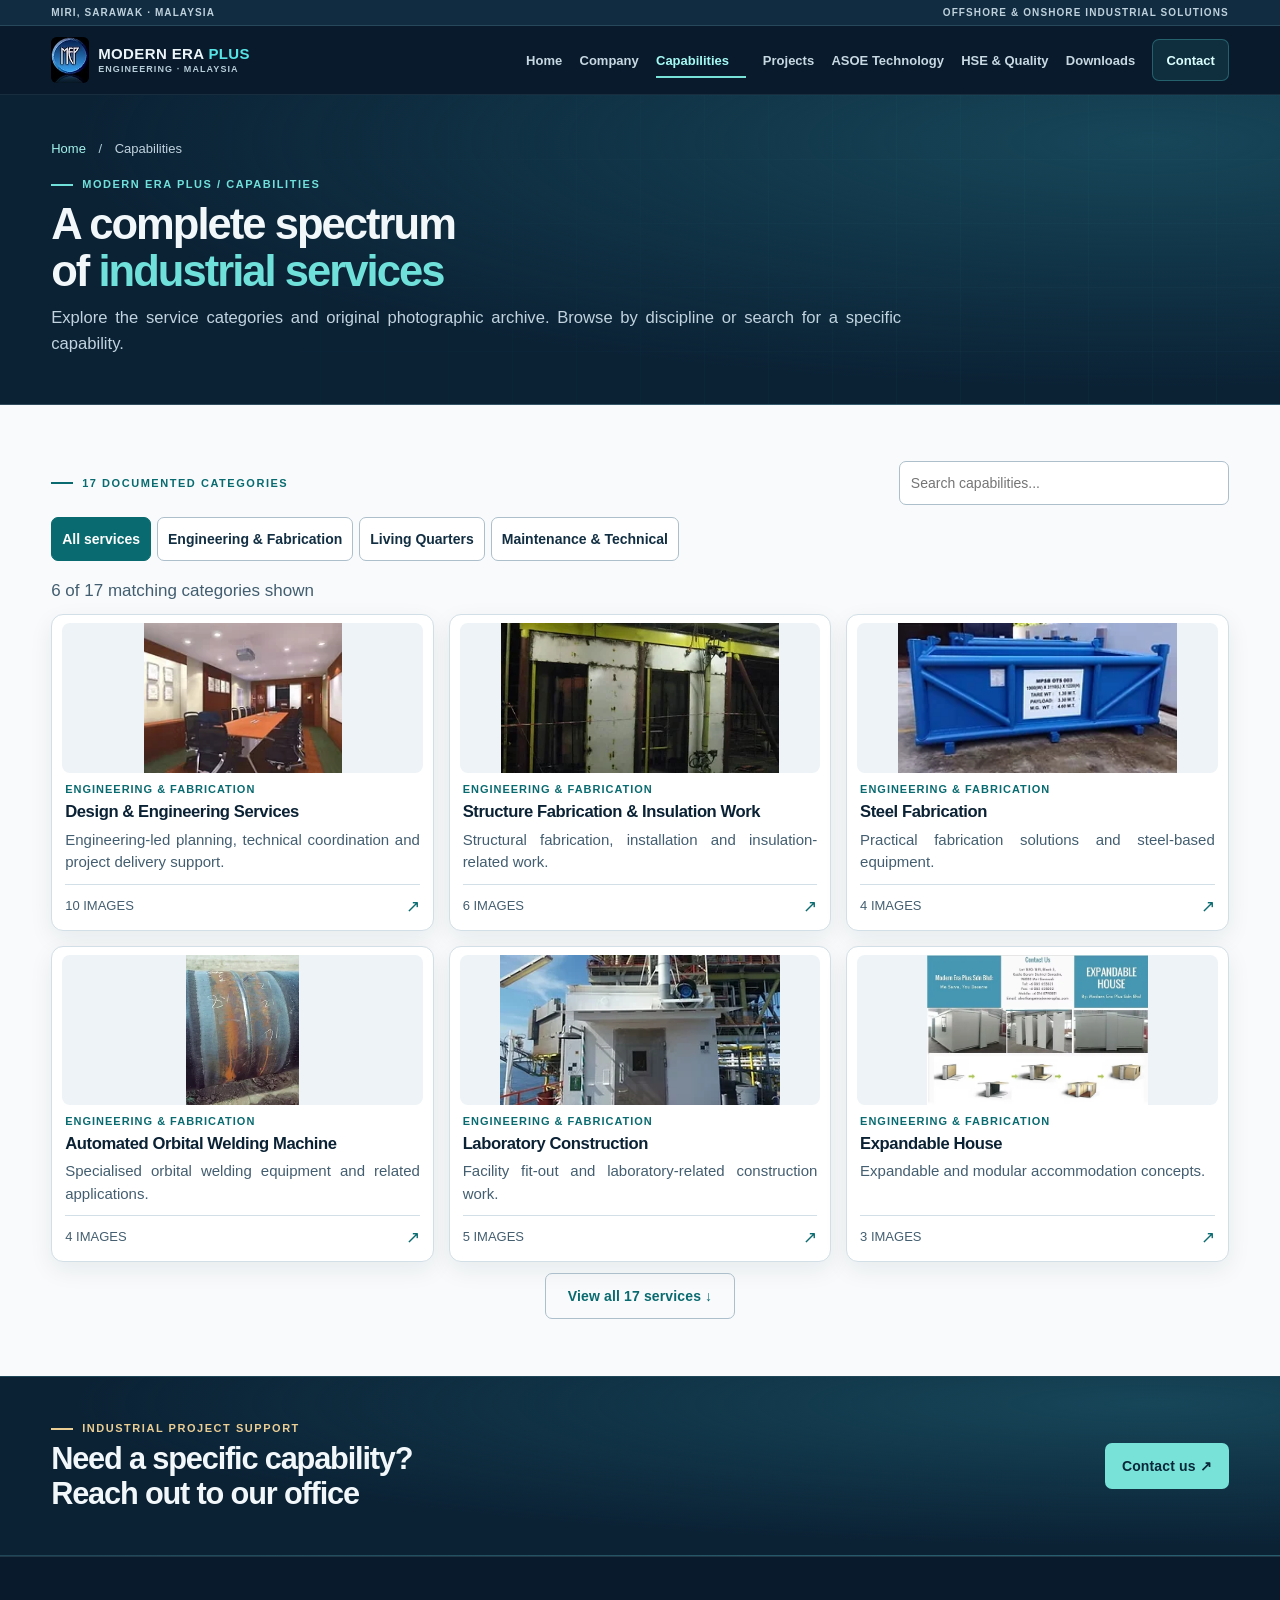
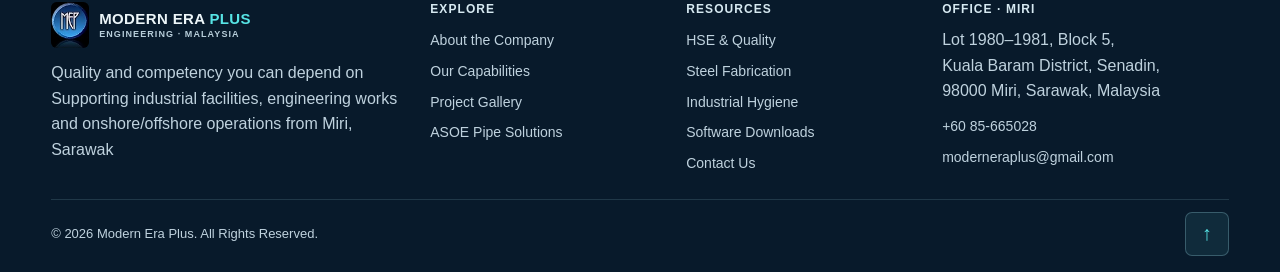
<file: services.html>
<!DOCTYPE html>
<html lang="en">
    <head>
        <meta charset="utf-8"/>
        <meta content="width=device-width,initial-scale=1,viewport-fit=cover" name="viewport"/>
        <meta content="#edf7ff" name="theme-color"/>
        <meta content="Modern Era Plus Sdn. Bhd., based in Miri, Sarawak, Malaysia. Engineering, fabrication, industrial services and project experience." name="description"/>
        <meta content="website" property="og:type"/>
        <meta content="Capabilities | Modern Era Plus Sdn. Bhd." property="og:title"/>
        <meta content="Modern Era Plus Sdn. Bhd., based in Miri, Sarawak, Malaysia. Engineering, fabrication, industrial services and project experience." property="og:description"/>
        <meta content="assets/images/contact-us/01.webp" property="og:image"/>
        <link href="assets/images/mep-official-logo.jpg" rel="icon" type="image/jpeg"/>
        <link href="style.css?v=1.28-ui" rel="stylesheet"/>
        <title>
            Capabilities | Modern Era Plus Sdn. Bhd.
        </title>
        <script defer="" src="data/catalog.js">
        </script>
        <script defer="" src="app.js?v=1.28-ui">
        </script>

    </head>

    <body data-page="services">

        <a class="skip-link" href="#main">Skip to main content</a>

        <header class="site-header">
            <div class="topline">
                <div class="container">
                    <span>
                        MIRI, SARAWAK · MALAYSIA
                    </span>
                    <span>
                        OFFSHORE &amp; ONSHORE INDUSTRIAL SOLUTIONS
                    </span>
                </div>
            </div>
            <div class="container nav-inner">
                <a aria-label="Modern Era Plus, home" class="brand" href="index.html">
                    <span aria-hidden="true" class="brand-mark">
                        <img alt="" src="assets/images/mep-official-logo.jpg"/>
                    </span>
                    <span class="brand-type">
                        MODERN ERA
                        <b>
                            PLUS
                        </b>
                        <small>
                            ENGINEERING · MALAYSIA
                        </small>
                    </span>
                </a>

                <nav aria-label="Primary" class="desktop-nav">
                    <a class="" href="index.html">
                        Home
                    </a>
                    <a class="" href="about.html">
                        Company
                    </a>
                    <div class="nav-drop" id="services-drop">
                        <button aria-controls="services-mega" aria-expanded="false" class="active" id="services-toggle" type="button">
                            Capabilities
                            <span>
                                ⌄
                            </span>
                        </button>
                        <div class="mega" id="services-mega">
                            <div>
                                <strong>
                                    Engineering
                                </strong>
                                <a href="service.html?service=design-engineering-services">
                                    Design &amp; Engineering
                                </a>
                                <a href="service.html?service=steel-fabrication">
                                    Steel Fabrication
                                </a>
                                <a href="service.html?service=structure-fabrication-insulation-work">
                                    Structures &amp; Insulation
                                </a>
                                <a href="service.html?service=automated-orbital-welding-machine">
                                    Orbital Welding
                                </a>
                                <a href="service.html?service=laboratory-construction">
                                    Laboratory Construction
                                </a>
                                <a href="service.html?service=expandable-house">
                                    Expandable House
                                </a>
                            </div>
                            <div>
                                <strong>
                                    Living Quarters
                                </strong>
                                <a href="service.html?service=ceiling">
                                    Ceiling
                                </a>
                                <a href="service.html?service=deck-covering">
                                    Deck Covering
                                </a>
                                <a href="service.html?service=door">
                                    Doors
                                </a>
                                <a href="service.html?service=furniture">
                                    Furniture
                                </a>
                                <a href="service.html?service=lighting-fixture">
                                    Lighting
                                </a>
                                <a href="service.html?service=unit-toilet">
                                    Toilet Units
                                </a>
                                <a href="service.html?service=wall">
                                    Wall Works
                                </a>
                            </div>
                            <div>
                                <strong>
                                    Technical Services
                                </strong>
                                <a href="service.html?service=industrial-hygiene-services">
                                    Industrial Hygiene
                                </a>
                                <a href="service.html?service=offshore-onshore-drain-and-sewage-line">
                                    Drain &amp; Sewage
                                </a>
                                <a href="service.html?service=asoe-trenchless-pipe-solution">
                                    Trenchless Pipe Solutions
                                </a>
                                <a href="service.html?service=supplies-consumable-tools-ppe-safety-equipment">
                                    Supplies &amp; PPE
                                </a>
                                <a aria-current="page" class="mega-all" href="services.html">
                                    Explore all capabilities →
                                </a>
                            </div>
                        </div>
                    </div>
                    <a class="" href="projects.html">
                        Projects
                    </a>
                    <a class="" href="technology.html">
                        ASOE Technology
                    </a>
                    <a class="" href="hse.html">
                        HSE &amp; Quality
                    </a>
                    <a class="" href="download.html">
                        Downloads
                    </a>
                    <a class="contact-nav" href="contact.html">
                        Contact
                    </a>

                </nav>
                <button aria-controls="mobile-panel" aria-expanded="false" aria-label="Open navigation" class="mobile-button" id="mobile-toggle">
                    ☰
                </button>
            </div>

            <nav aria-label="Mobile navigation" class="mobile-panel" hidden="" id="mobile-panel">
                <a href="index.html">
                    Home
                </a>
                <a href="about.html">
                    Company
                </a>
                <details class="mobile-capabilities">
                    <summary>
                        Capabilities
                        <span aria-hidden="true" class="mobile-capabilities-hint">
                            +
                        </span>
                    </summary>
                    <div class="mobile-subnav">
                        <a aria-current="page" href="services.html">
                            All Services
                        </a>
                        <a href="service.html?service=design-engineering-services">
                            Design &amp; Engineering Services
                        </a>
                        <a href="service.html?service=structure-fabrication-insulation-work">
                            Structure Fabrication &amp; Insulation Work
                        </a>
                        <a href="service.html?service=steel-fabrication">
                            Steel Fabrication
                        </a>
                        <a href="service.html?service=automated-orbital-welding-machine">
                            Automated Orbital Welding Machine
                        </a>
                        <a href="service.html?service=laboratory-construction">
                            Laboratory Construction
                        </a>
                        <a href="service.html?service=expandable-house">
                            Expandable House
                        </a>
                        <a href="service.html?service=ceiling">
                            Ceiling
                        </a>
                        <a href="service.html?service=deck-covering">
                            Deck Covering
                        </a>
                        <a href="service.html?service=door">
                            Door
                        </a>
                        <a href="service.html?service=furniture">
                            Furniture
                        </a>
                        <a href="service.html?service=lighting-fixture">
                            Lighting Fixture
                        </a>
                        <a href="service.html?service=unit-toilet">
                            Unit Toilet
                        </a>
                        <a href="service.html?service=wall">
                            Wall
                        </a>
                        <a href="service.html?service=industrial-hygiene-services">
                            Industrial Hygiene Services
                        </a>
                        <a href="service.html?service=offshore-onshore-drain-and-sewage-line">
                            Offshore-Onshore Drain and Sewage Line
                        </a>
                        <a href="service.html?service=asoe-trenchless-pipe-solution">
                            Asoe Trenchless Pipe Solution
                        </a>
                        <a href="service.html?service=supplies-consumable-tools-ppe-safety-equipment">
                            Supplies, Consumable Tools, PPE &amp; Safety Equipment
                        </a>
                    </div>
                </details>
                <a href="projects.html">
                    Projects
                </a>
                <a href="technology.html">
                    ASOE Technology
                </a>
                <a href="hse.html">
                    HSE &amp; Quality
                </a>
                                <a href="download.html">
                    Downloads
                </a>
                <a href="contact.html">
                    Contact
                </a>

            </nav>

        </header>

        <main id="main" tabindex="-1">

            <section class="page-hero">
                <div class="container">
                    <div class="breadcrumb">
                        <a href="index.html">
                            Home
                        </a>
                        <span>
                            /
                        </span>
                        Capabilities
                    </div>
                    <div class="eyebrow">
                        MODERN ERA PLUS / CAPABILITIES
                    </div>
                    <h1>
                        A complete spectrum
                        <br/>
                        of
                        <span class="accent">
                            industrial services
                        </span>
                    </h1>
                    <p class="lead">
                        Explore the service categories and original photographic archive. Browse by discipline or search for a specific capability.
                    </p>
                </div>

            </section>

            <section class="section">
                <div class="container">
                    <div class="search-wrap">
                        <div class="eyebrow">
                            17 DOCUMENTED CATEGORIES
                        </div>
                        <label for="service-search" style="font-size:0">
                            <span class="sr-only">
                                Search services
                            </span>
                            <input aria-label="Search capabilities" autocomplete="off" id="service-search" placeholder="Search capabilities..." type="search"/>
                        </label>
                    </div>
                    <div aria-label="Filter service categories" class="filter-row" id="service-filters" role="group">
                        <button aria-pressed="true" class="filter-button" data-service-filter="All" type="button">
                            All services
                        </button>
                        <button aria-pressed="false" class="filter-button" data-service-filter="Engineering &amp; Fabrication" type="button">
                            Engineering &amp; Fabrication
                        </button>
                        <button aria-pressed="false" class="filter-button" data-service-filter="Living Quarters" type="button">
                            Living Quarters
                        </button>
                        <button aria-pressed="false" class="filter-button" data-service-filter="Maintenance &amp; Technical" type="button">
                            Maintenance &amp; Technical
                        </button>
                    </div>
                    <p aria-live="polite" id="service-count" style="margin-bottom:24px">
                    </p>
                    <div class="service-grid" id="service-grid">
                    </div>
                    <div class="service-more-wrap">
                        <button aria-controls="service-grid" aria-expanded="false" class="btn btn-outline service-more-btn" hidden="" id="service-more" type="button">
                            View all services ↓
                        </button>
                    </div>
                </div>

            </section>

            <section class="cta-band">
                <div class="container cta-inner">
                    <div>
                        <div class="eyebrow gold">
                            INDUSTRIAL PROJECT SUPPORT
                        </div>
                        <h2>
                            Need a specific capability?
                            <br/>
                            Reach out to our office
                        </h2>
                    </div>
                    <a class="btn btn-primary" href="contact.html">
                        Contact us ↗
                    </a>
                </div>

            </section>

        </main>

        <footer class="footer">
            <div class="container">
                <div class="footer-grid">
                    <div>
                        <a class="brand" href="index.html">
                            <span aria-hidden="true" class="brand-mark">
                                <img alt="" src="assets/images/mep-official-logo.jpg"/>
                            </span>
                            <span class="brand-type">
                                MODERN ERA
                                <b>
                                    PLUS
                                </b>
                                <small>
                                    ENGINEERING · MALAYSIA
                                </small>
                            </span>
                        </a>
                        <p>
                            Quality and competency you can depend on Supporting industrial facilities, engineering works and onshore/offshore operations from Miri, Sarawak
                        </p>
                    </div>
                    <div>
                        <h4>
                            Explore
                        </h4>
                        <a href="about.html">
                            About the Company
                        </a>
                        <a href="services.html">
                            Our Capabilities
                        </a>
                        <a href="projects.html">
                            Project Gallery
                        </a>
                        <a href="technology.html">
                            ASOE Pipe Solutions
                        </a>
                    </div>
                    <div>
                        <h4>
                            Resources
                        </h4>
                        <a href="hse.html">
                            HSE &amp; Quality
                        </a>
                        <a href="service.html?service=steel-fabrication">
                            Steel Fabrication
                        </a>
                        <a href="service.html?service=industrial-hygiene-services">
                            Industrial Hygiene
                        </a>
                        <a href="download.html">
                            Software Downloads
                        </a>
                        <a href="contact.html">
                            Contact Us
                        </a>
                    </div>
                    <div>
                        <h4>
                            Office · Miri
                        </h4>
                        <p>
                            Lot 1980–1981, Block 5,
                            <br/>
                            Kuala Baram District, Senadin,
                            <br/>
                            98000 Miri, Sarawak, Malaysia
                        </p>
                        <a href="tel:+6085665028">
                            +60 85-665028
                        </a>
                        <a href="mailto:moderneraplus@gmail.com">
                            moderneraplus@gmail.com
                        </a>
                    </div>
                </div>
                <div class="footer-bottom">
                    <span>© 2026 Modern Era Plus. All Rights Reserved.</span>
                    <button aria-label="Back to top" class="to-top" id="to-top" title="Back to top" type="button">
                        ↑
                    </button>
                </div>
            </div>

        </footer>
        <div aria-label="Photo viewer" aria-modal="true" class="lightbox" hidden="" id="lightbox" role="dialog">
            <button aria-label="Close image" class="close">
                ×
            </button>
            <button aria-label="Previous image" class="prev">
                ‹
            </button>
            <img alt="Expanded project image" id="lightbox-image"/>
            <button aria-label="Next image" class="next">
                ›
            </button>
            <div aria-live="polite" class="lightbox-meta" id="lightbox-meta">
            </div>
        </div>

    </body>
</html>
</file>
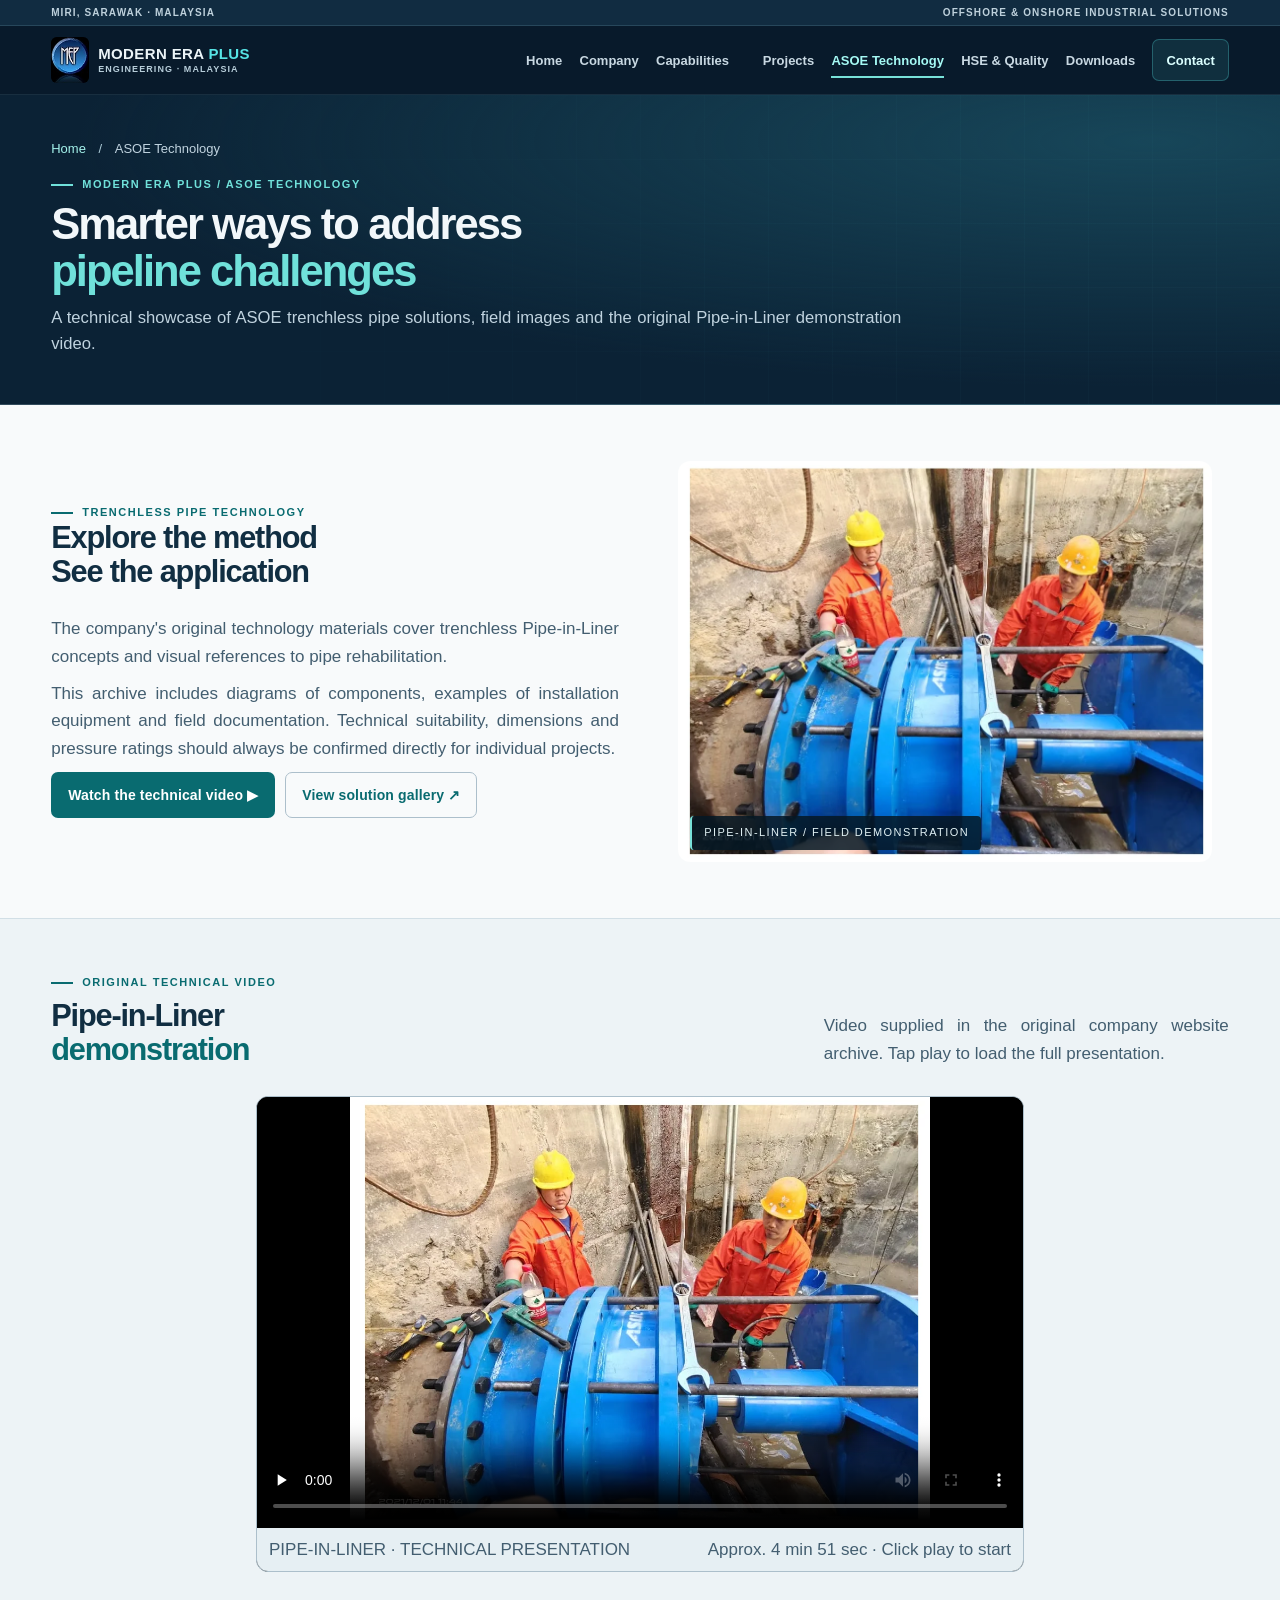
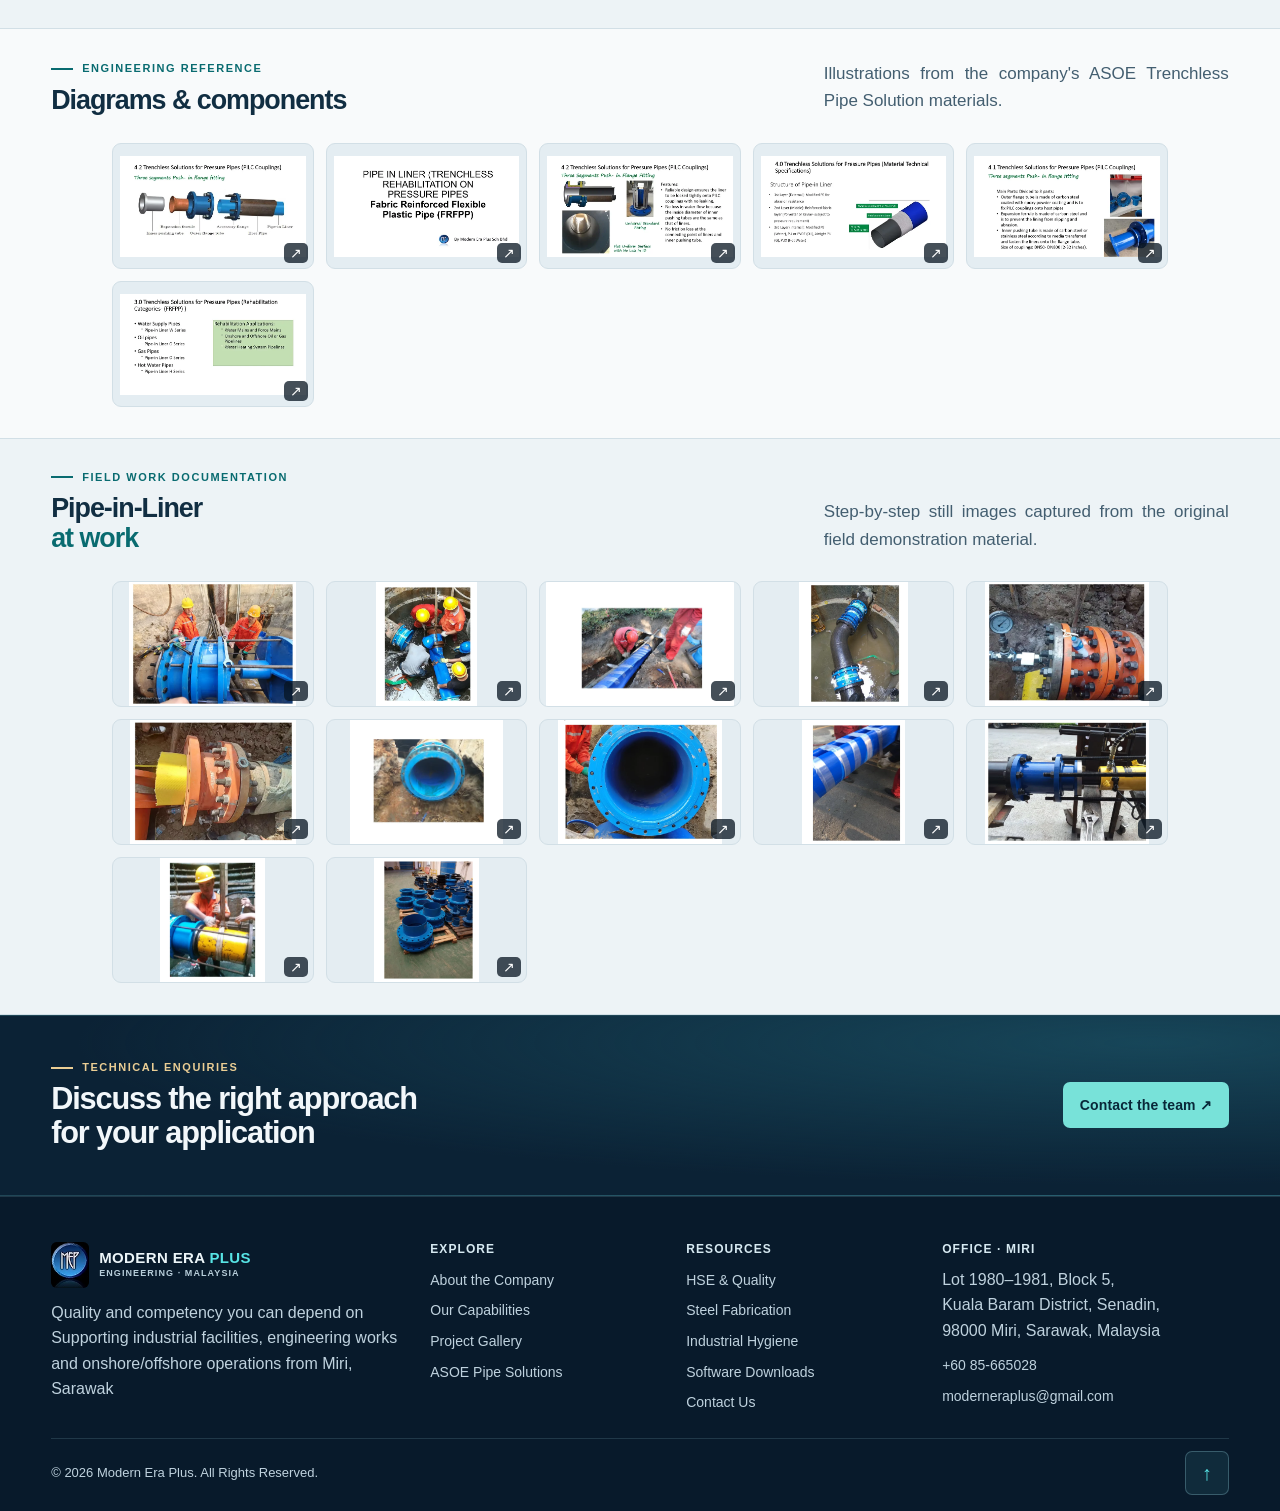
<file: technology.html>
<!DOCTYPE html>
<html lang="en">
    <head>
        <meta charset="utf-8"/>
        <meta content="width=device-width,initial-scale=1,viewport-fit=cover" name="viewport"/>
        <meta content="#edf7ff" name="theme-color"/>
        <meta content="Modern Era Plus Sdn. Bhd., based in Miri, Sarawak, Malaysia. Engineering, fabrication, industrial services and project experience." name="description"/>
        <meta content="website" property="og:type"/>
        <meta content="ASOE Pipe-in-Liner Technology | Modern Era Plus Sdn. Bhd." property="og:title"/>
        <meta content="Modern Era Plus Sdn. Bhd., based in Miri, Sarawak, Malaysia. Engineering, fabrication, industrial services and project experience." property="og:description"/>
        <meta content="assets/images/contact-us/01.webp" property="og:image"/>
        <link href="assets/images/mep-official-logo.jpg" rel="icon" type="image/jpeg"/>
        <link href="style.css?v=1.28-ui" rel="stylesheet"/>
        <title>
            ASOE Pipe-in-Liner Technology | Modern Era Plus Sdn. Bhd.
        </title>
        <script defer="" src="data/catalog.js">
        </script>
        <script defer="" src="app.js?v=1.28-ui">
        </script>

    </head>

    <body data-page="technology">

        <a class="skip-link" href="#main">Skip to main content</a>

        <header class="site-header">
            <div class="topline">
                <div class="container">
                    <span>
                        MIRI, SARAWAK · MALAYSIA
                    </span>
                    <span>
                        OFFSHORE &amp; ONSHORE INDUSTRIAL SOLUTIONS
                    </span>
                </div>
            </div>
            <div class="container nav-inner">
                <a aria-label="Modern Era Plus, home" class="brand" href="index.html">
                    <span aria-hidden="true" class="brand-mark">
                        <img alt="" src="assets/images/mep-official-logo.jpg"/>
                    </span>
                    <span class="brand-type">
                        MODERN ERA
                        <b>
                            PLUS
                        </b>
                        <small>
                            ENGINEERING · MALAYSIA
                        </small>
                    </span>
                </a>

                <nav aria-label="Primary" class="desktop-nav">
                    <a class="" href="index.html">
                        Home
                    </a>
                    <a class="" href="about.html">
                        Company
                    </a>
                    <div class="nav-drop" id="services-drop">
                        <button aria-controls="services-mega" aria-expanded="false" class="" id="services-toggle" type="button">
                            Capabilities
                            <span>
                                ⌄
                            </span>
                        </button>
                        <div class="mega" id="services-mega">
                            <div>
                                <strong>
                                    Engineering
                                </strong>
                                <a href="service.html?service=design-engineering-services">
                                    Design &amp; Engineering
                                </a>
                                <a href="service.html?service=steel-fabrication">
                                    Steel Fabrication
                                </a>
                                <a href="service.html?service=structure-fabrication-insulation-work">
                                    Structures &amp; Insulation
                                </a>
                                <a href="service.html?service=automated-orbital-welding-machine">
                                    Orbital Welding
                                </a>
                                <a href="service.html?service=laboratory-construction">
                                    Laboratory Construction
                                </a>
                                <a href="service.html?service=expandable-house">
                                    Expandable House
                                </a>
                            </div>
                            <div>
                                <strong>
                                    Living Quarters
                                </strong>
                                <a href="service.html?service=ceiling">
                                    Ceiling
                                </a>
                                <a href="service.html?service=deck-covering">
                                    Deck Covering
                                </a>
                                <a href="service.html?service=door">
                                    Doors
                                </a>
                                <a href="service.html?service=furniture">
                                    Furniture
                                </a>
                                <a href="service.html?service=lighting-fixture">
                                    Lighting
                                </a>
                                <a href="service.html?service=unit-toilet">
                                    Toilet Units
                                </a>
                                <a href="service.html?service=wall">
                                    Wall Works
                                </a>
                            </div>
                            <div>
                                <strong>
                                    Technical Services
                                </strong>
                                <a href="service.html?service=industrial-hygiene-services">
                                    Industrial Hygiene
                                </a>
                                <a href="service.html?service=offshore-onshore-drain-and-sewage-line">
                                    Drain &amp; Sewage
                                </a>
                                <a href="service.html?service=asoe-trenchless-pipe-solution">
                                    Trenchless Pipe Solutions
                                </a>
                                <a href="service.html?service=supplies-consumable-tools-ppe-safety-equipment">
                                    Supplies &amp; PPE
                                </a>
                                <a class="mega-all" href="services.html">
                                    Explore all capabilities →
                                </a>
                            </div>
                        </div>
                    </div>
                    <a class="" href="projects.html">
                        Projects
                    </a>
                    <a aria-current="page" class="active" href="technology.html">
                        ASOE Technology
                    </a>
                    <a class="" href="hse.html">
                        HSE &amp; Quality
                    </a>
                    <a class="" href="download.html">
                        Downloads
                    </a>
                    <a class="contact-nav" href="contact.html">
                        Contact
                    </a>

                </nav>
                <button aria-controls="mobile-panel" aria-expanded="false" aria-label="Open navigation" class="mobile-button" id="mobile-toggle">
                    ☰
                </button>
            </div>

            <nav aria-label="Mobile navigation" class="mobile-panel" hidden="" id="mobile-panel">
                <a href="index.html">
                    Home
                </a>
                <a href="about.html">
                    Company
                </a>
                <details class="mobile-capabilities">
                    <summary>
                        Capabilities
                        <span aria-hidden="true" class="mobile-capabilities-hint">
                            +
                        </span>
                    </summary>
                    <div class="mobile-subnav">
                        <a href="services.html">
                            All Services
                        </a>
                        <a href="service.html?service=design-engineering-services">
                            Design &amp; Engineering Services
                        </a>
                        <a href="service.html?service=structure-fabrication-insulation-work">
                            Structure Fabrication &amp; Insulation Work
                        </a>
                        <a href="service.html?service=steel-fabrication">
                            Steel Fabrication
                        </a>
                        <a href="service.html?service=automated-orbital-welding-machine">
                            Automated Orbital Welding Machine
                        </a>
                        <a href="service.html?service=laboratory-construction">
                            Laboratory Construction
                        </a>
                        <a href="service.html?service=expandable-house">
                            Expandable House
                        </a>
                        <a href="service.html?service=ceiling">
                            Ceiling
                        </a>
                        <a href="service.html?service=deck-covering">
                            Deck Covering
                        </a>
                        <a href="service.html?service=door">
                            Door
                        </a>
                        <a href="service.html?service=furniture">
                            Furniture
                        </a>
                        <a href="service.html?service=lighting-fixture">
                            Lighting Fixture
                        </a>
                        <a href="service.html?service=unit-toilet">
                            Unit Toilet
                        </a>
                        <a href="service.html?service=wall">
                            Wall
                        </a>
                        <a href="service.html?service=industrial-hygiene-services">
                            Industrial Hygiene Services
                        </a>
                        <a href="service.html?service=offshore-onshore-drain-and-sewage-line">
                            Offshore-Onshore Drain and Sewage Line
                        </a>
                        <a href="service.html?service=asoe-trenchless-pipe-solution">
                            Asoe Trenchless Pipe Solution
                        </a>
                        <a href="service.html?service=supplies-consumable-tools-ppe-safety-equipment">
                            Supplies, Consumable Tools, PPE &amp; Safety Equipment
                        </a>
                    </div>
                </details>
                <a href="projects.html">
                    Projects
                </a>
                <a aria-current="page" href="technology.html">
                    ASOE Technology
                </a>
                <a href="hse.html">
                    HSE &amp; Quality
                </a>
                                <a href="download.html">
                    Downloads
                </a>
                <a href="contact.html">
                    Contact
                </a>

            </nav>

        </header>

        <main id="main" tabindex="-1">

            <section class="page-hero">
                <div class="container">
                    <div class="breadcrumb">
                        <a href="index.html">
                            Home
                        </a>
                        <span>
                            /
                        </span>
                        ASOE Technology
                    </div>
                    <div class="eyebrow">
                        MODERN ERA PLUS / ASOE TECHNOLOGY
                    </div>
                    <h1>
                        Smarter ways to address
                        <br/>
                        <span class="accent">
                            pipeline challenges
                        </span>
                    </h1>
                    <p class="lead">
                        A technical showcase of ASOE trenchless pipe solutions, field images and the original Pipe-in-Liner demonstration video.
                    </p>
                </div>

            </section>

            <section class="section">
                <div class="container split">
                    <div class="reveal">
                        <div class="eyebrow">
                            TRENCHLESS PIPE TECHNOLOGY
                        </div>
                        <h2>
                            Explore the method
                            <br/>
                            See the application
                        </h2>
                        <p class="lead">
                            The company's original technology materials cover trenchless Pipe-in-Liner concepts and visual references to pipe rehabilitation.
                        </p>
                        <p>
                            This archive includes diagrams of components, examples of installation equipment and field documentation. Technical suitability, dimensions and pressure ratings should always be confirmed directly for individual projects.
                        </p>
                        <div class="btn-row">
                            <a class="btn btn-primary" href="#demo">
                                Watch the technical video ▶
                            </a>
                            <a class="btn btn-outline" href="service.html?service=asoe-trenchless-pipe-solution">
                                View solution gallery ↗
                            </a>
                        </div>
                    </div>
                    <div class="split-visual reveal">
                        <img alt="Technicians installing pipe rehabilitation equipment" decoding="async" loading="lazy" src="assets/images/photo-pipe-in-liner/01.webp"/>
                        <div class="frame-caption">
                            PIPE-IN-LINER / FIELD DEMONSTRATION
                        </div>
                    </div>
                </div>

            </section>

            <section class="section section-alt" id="demo">
                <div class="container">
                    <div class="section-header">
                        <div>
                            <div class="eyebrow">
                                ORIGINAL TECHNICAL VIDEO
                            </div>
                            <h2>
                                Pipe-in-Liner
                                <br/>
                                <span class="accent">
                                    demonstration
                                </span>
                            </h2>
                        </div>
                        <p>
                            Video supplied in the original company website archive. Tap play to load the full presentation.
                        </p>
                    </div>
                    <div class="video-card reveal">
                        <video aria-label="Pipe in Liner technology demonstration" controls="" playsinline="" poster="assets/images/photo-pipe-in-liner/01.webp" preload="none">
                            <source src="assets/video/pipe-in-liner-demonstration.mp4" type="video/mp4"/>
                            Your browser does not support embedded video.
                        </video>
                        <div class="video-caption">
                            <span>
                                PIPE-IN-LINER · TECHNICAL PRESENTATION
                            </span>
                            <span class="sm">
                                Approx. 4 min 51 sec · Click play to start
                            </span>
                        </div>
                    </div>
                </div>

            </section>

            <section class="section">
                <div class="container">
                    <div class="section-header">
                        <div>
                            <div class="eyebrow">
                                ENGINEERING REFERENCE
                            </div>
                            <h2>
                                Diagrams &amp; components
                            </h2>
                        </div>
                        <p>
                            Illustrations from the company's ASOE Trenchless Pipe Solution materials.
                        </p>
                    </div>
                    <div aria-label="ASOE technique diagrams photographs" class="gallery-grid" data-gallery-group="asoe-trenchless-pipe-solution">
                    </div>
                </div>

            </section>

            <section class="section section-alt">
                <div class="container">
                    <div class="section-header">
                        <div>
                            <div class="eyebrow">
                                FIELD WORK DOCUMENTATION
                            </div>
                            <h2>
                                Pipe-in-Liner
                                <br/>
                                <span class="accent">
                                    at work
                                </span>
                            </h2>
                        </div>
                        <p>
                            Step-by-step still images captured from the original field demonstration material.
                        </p>
                    </div>
                    <div aria-label="Pipe in Liner site photos photographs" class="gallery-grid" data-gallery-group="photo-pipe-in-liner">
                    </div>
                </div>

            </section>

            <section class="cta-band">
                <div class="container cta-inner">
                    <div>
                        <div class="eyebrow gold">
                            TECHNICAL ENQUIRIES
                        </div>
                        <h2>
                            Discuss the right approach
                            <br/>
                            for your application
                        </h2>
                    </div>
                    <a class="btn btn-primary" href="contact.html">
                        Contact the team ↗
                    </a>
                </div>

            </section>

        </main>

        <footer class="footer">
            <div class="container">
                <div class="footer-grid">
                    <div>
                        <a class="brand" href="index.html">
                            <span aria-hidden="true" class="brand-mark">
                                <img alt="" src="assets/images/mep-official-logo.jpg"/>
                            </span>
                            <span class="brand-type">
                                MODERN ERA
                                <b>
                                    PLUS
                                </b>
                                <small>
                                    ENGINEERING · MALAYSIA
                                </small>
                            </span>
                        </a>
                        <p>
                            Quality and competency you can depend on Supporting industrial facilities, engineering works and onshore/offshore operations from Miri, Sarawak
                        </p>
                    </div>
                    <div>
                        <h4>
                            Explore
                        </h4>
                        <a href="about.html">
                            About the Company
                        </a>
                        <a href="services.html">
                            Our Capabilities
                        </a>
                        <a href="projects.html">
                            Project Gallery
                        </a>
                        <a href="technology.html">
                            ASOE Pipe Solutions
                        </a>
                    </div>
                    <div>
                        <h4>
                            Resources
                        </h4>
                        <a href="hse.html">
                            HSE &amp; Quality
                        </a>
                        <a href="service.html?service=steel-fabrication">
                            Steel Fabrication
                        </a>
                        <a href="service.html?service=industrial-hygiene-services">
                            Industrial Hygiene
                        </a>
                        <a href="download.html">
                            Software Downloads
                        </a>
                        <a href="contact.html">
                            Contact Us
                        </a>
                    </div>
                    <div>
                        <h4>
                            Office · Miri
                        </h4>
                        <p>
                            Lot 1980–1981, Block 5,
                            <br/>
                            Kuala Baram District, Senadin,
                            <br/>
                            98000 Miri, Sarawak, Malaysia
                        </p>
                        <a href="tel:+6085665028">
                            +60 85-665028
                        </a>
                        <a href="mailto:moderneraplus@gmail.com">
                            moderneraplus@gmail.com
                        </a>
                    </div>
                </div>
                <div class="footer-bottom">
                    <span>© 2026 Modern Era Plus. All Rights Reserved.</span>
                    <button aria-label="Back to top" class="to-top" id="to-top" title="Back to top" type="button">
                        ↑
                    </button>
                </div>
            </div>

        </footer>
        <div aria-label="Photo viewer" aria-modal="true" class="lightbox" hidden="" id="lightbox" role="dialog">
            <button aria-label="Close image" class="close">
                ×
            </button>
            <button aria-label="Previous image" class="prev">
                ‹
            </button>
            <img alt="Expanded project image" id="lightbox-image"/>
            <button aria-label="Next image" class="next">
                ›
            </button>
            <div aria-live="polite" class="lightbox-meta" id="lightbox-meta">
            </div>
        </div>

    </body>
</html>
</file>
<file: style.css>
:root {
  color-scheme:dark;
  --bg:#071421;
  --bg2:#0a1d2d;
  --bg3:#0d2537;
  --surface:#102b3d;
  --surface2:#14364a;
  --line:rgba(156,209,225,.16);
  --line2:rgba(156,209,225,.29);
  --text:#ecf5f8;
  --muted:#9bb4c2;
  --cyan:#57e4e5;
  --cyan2:#a5f9f4;
  --gold:#d6b67d;
  --sans:'Aptos','Segoe UI',Inter,Arial,sans-serif;
  --page:1260px;
  --shadow:0 30px 80px rgba(0,0,0,.2)
}
* {
  box-sizing:border-box
}
html {
  scroll-behavior:smooth;
  scroll-padding-top:95px
}
body {
  margin:0;
  background:var(--bg);
  font-family:var(--sans);
  color:var(--text);
  -webkit-font-smoothing:antialiased
}
body.modal-open {
  overflow:hidden
}
a {
  color:inherit;
  text-decoration:none
}
button,input {
  font:inherit
}
button {
  cursor:pointer
}
button:disabled {
  cursor:not-allowed
}
img,video {
  display:block;
  max-width:100%
}
img {
  color:var(--muted)
}
::selection {
  background:#54ded9;
  color:#061520
}
:focus-visible {
  outline:2px solid var(--cyan);
  outline-offset:3px
}
.container {
  max-width:var(--page);
  margin:auto;
  padding:0 clamp(22px,4vw,58px)
}
.section {
  padding:105px 0
}
.section-narrow {
  padding:76px 0
}
.section-alt {
  background:#0a1d2c
}
.section-edge {
  border-block:1px solid var(--line)
}
.eyebrow {
  display:flex;
  align-items:center;
  gap:12px;
  color:var(--cyan);
  font-size:11px;
  font-weight:800;
  letter-spacing:.24em;
  text-transform:uppercase
}
.eyebrow::before {
  content:'';
  width:26px;
  height:1px;
  background:var(--cyan)
}
.eyebrow.gold {
  color:var(--gold)
}
.eyebrow.gold::before {
  background:var(--gold)
}
h1,h2,h3,h4,p {
  margin-top:0
}
h1 {
  font-size:clamp(48px,6.3vw,91px);
  line-height:1.05;
  letter-spacing:-.067em;
  font-weight:650
}
h2 {
  font-size:clamp(34px,4.2vw,60px);
  line-height:1.11;
  letter-spacing:-.053em;
  font-weight:650
}
h3 {
  font-size:clamp(22px,2vw,30px);
  line-height:1.24;
  letter-spacing:-.033em
}
p {
  color:var(--muted);
  line-height:1.83;
  font-size:15px
}
.lead {
  font-size:clamp(16px,1.55vw,19px);
  line-height:1.85
}
.muted {
  color:var(--muted)
}
.accent {
  color:var(--cyan)
}
.gold-text {
  color:var(--gold)
}
.overline {
  font-size:11px;
  letter-spacing:.18em;
  font-weight:750;
  text-transform:uppercase;
  color:var(--cyan)
}
.rule {
  height:1px;
  background:var(--line)
}
.section-header {
  display:flex;
  align-items:end;
  justify-content:space-between;
  gap:24px;
  margin-bottom:38px
}
.section-header h2 {
  max-width:820px;
  margin:13px 0 0
}
.section-header p {
  max-width:405px;
  margin:0
}
.text-link {
  display:inline-flex;
  align-items:center;
  gap:12px;
  color:var(--cyan2);
  font-weight:700;
  font-size:13px;
  letter-spacing:.035em;
  white-space:nowrap
}
.text-link .arr {
  transition:transform .2s
}
.text-link:hover .arr {
  transform:translateX(5px)
}
.btn {
  display:inline-flex;
  align-items:center;
  justify-content:center;
  gap:13px;
  padding:15px 22px;
  border-radius:6px;
  border:1px solid transparent;
  min-height:48px;
  white-space:nowrap;
  transition:background .2s,border-color .2s,transform .2s;
  font-weight:730;
  font-size:13px;
  letter-spacing:.02em
}
.btn:hover {
  transform:translateY(-2px)
}
.btn-primary {
  background:var(--cyan);
  color:#04202a
}
.btn-primary:hover {
  background:#a4fbf5
}
.btn-outline {
  border-color:rgba(200,240,245,.32);
  background:rgba(7,27,42,.42);
  color:#edf9fd
}
.btn-outline:hover {
  border-color:var(--cyan)
}
.btn-small {
  padding:11px 15px;
  min-height:39px
}
.btn-row {
  display:flex;
  gap:12px;
  flex-wrap:wrap
}
.btn-arrow {
  font-size:20px;
  font-weight:400;
  line-height:0
}
.kicker {
  font-size:12px;
  font-weight:750;
  letter-spacing:.13em;
  text-transform:uppercase;
  color:var(--gold)
}
/* top navigation */
.site-header {
  position:sticky;
  z-index:80;
  top:0;
  background:rgba(5,19,31,.91);
  backdrop-filter:blur(24px);
  border-bottom:1px solid rgba(152,206,229,.11)
}
.topline {
  height:31px;
  display:flex;
  align-items:center;
  background:#0b2132;
  border-bottom:1px solid var(--line);
  color:#93b6c4;
  font-size:10px;
  letter-spacing:.15em;
  font-weight:750;
  text-transform:uppercase
}
.topline .container {
  display:flex;
  align-items:center;
  justify-content:space-between;
  width:100%
}
.topline span:last-child {
  color:#8fd9d9
}
.nav-inner {
  min-height:78px;
  display:flex;
  align-items:center;
  justify-content:space-between;
  gap:28px
}
.brand {
  display:flex;
  align-items:center;
  gap:12px;
  min-width:235px
}
.brand-mark {
  height:45px;
  width:45px;
  flex:none;
  border:1px solid rgba(87,228,229,.38);
  background:linear-gradient(135deg,#163b4e,#071d2f);
  border-radius:12px;
  display:grid;
  place-items:center;
  box-shadow:inset 0 0 24px rgba(39,231,221,.05)
}
.brand-mark svg {
  width:30px;
  height:30px
}
.brand-type {
  font-size:17px;
  letter-spacing:.035em;
  font-weight:800;
  line-height:1.12
}
.brand-type b {
  color:var(--cyan)
}
.brand-type small {
  display:block;
  margin-top:5px;
  font-weight:650;
  color:#93b0bd;
  font-size:9px;
  letter-spacing:.23em
}
.desktop-nav {
  display:flex;
  gap:clamp(15px,2vw,29px);
  align-items:center
}
.desktop-nav>a,.nav-drop>button {
  font-size:12px;
  font-weight:720;
  color:#a4bdc9;
  letter-spacing:.035em;
  padding:24px 0;
  border:0;
  background:none;
  white-space:nowrap
}
.desktop-nav>a:hover,.desktop-nav>a.active,.nav-drop>button:hover,.nav-drop>button.active {
  color:var(--cyan2)
}
.desktop-nav .contact-nav {
  padding:11px 17px;
  background:rgba(87,228,229,.1);
  border:1px solid rgba(87,228,229,.28);
  border-radius:5px;
  color:#dbffff
}
.nav-drop {
  position:relative
}
.nav-drop>button span {
  display:inline-block;
  margin-left:5px;
  transition:transform .2s
}
.nav-drop.open>button span {
  transform:rotate(180deg)
}
.mega {
  position:absolute;
  right:-150px;
  top:calc(100% - 1px);
  display:none;
  min-width:670px;
  padding:28px;
  background:rgba(8,30,46,.985);
  border:1px solid #285166;
  box-shadow:0 30px 70px rgba(0,0,0,.45);
  border-radius:0 0 12px 12px
}
.nav-drop:hover .mega,.nav-drop:focus-within .mega,.nav-drop.open .mega {
  display:grid;
  grid-template-columns:repeat(3,1fr);
  gap:26px
}
.mega strong {
  display:block;
  color:var(--cyan);
  font-size:10px;
  letter-spacing:.16em;
  text-transform:uppercase;
  margin-bottom:12px
}
.mega a {
  display:block;
  padding:9px 0;
  font-size:12px;
  color:#b1cad7;
  line-height:1.45
}
.mega a:hover {
  color:white
}
.mega .mega-all {
  margin-top:12px;
  font-weight:800;
  color:var(--cyan)
}
.mobile-button {
  display:none;
  border:1px solid var(--line2);
  background:#102d40;
  color:white;
  border-radius:6px;
  padding:10px 12px;
  font-size:23px
}
.mobile-panel {
  display:none
}
.mobile-panel:not([hidden]) {
  display:none
}
/* Hero */
.hero {
  position:relative;
  overflow:hidden;
  min-height:730px;
  background:radial-gradient(ellipse 68% 75% at 83% 45%,#17465b 0%,transparent 68%),linear-gradient(150deg,#071521,#071e30 64%,#0b2839)
}
.hero::after,.page-hero::after {
  content:'';
  position:absolute;
  inset:0;
  pointer-events:none;
  opacity:.34;
  background-image:linear-gradient(rgba(100,213,224,.075) 1px,transparent 1px),linear-gradient(90deg,rgba(100,213,224,.075) 1px,transparent 1px);
  background-size:64px 64px;
  mask-image:linear-gradient(90deg,transparent 10%,black 72%)
}
.hero-haze {
  position:absolute;
  right:-14%;
  bottom:-35%;
  width:74%;
  aspect-ratio:1;
  border:1px solid rgba(63,212,225,.1);
  border-radius:50%;
  box-shadow:0 0 0 105px rgba(47,195,210,.016),0 0 0 215px rgba(47,195,210,.015);
  pointer-events:none
}
.hero-layout {
  position:relative;
  z-index:1;
  display:grid;
  grid-template-columns:44% 56%;
  align-items:center;
  min-height:665px;
  padding-top:46px;
  padding-bottom:50px;
  gap:0
}
.hero-copy {
  padding:45px 0 72px;
  position:relative;
  z-index:3
}
.hero-copy h1 {
  margin:27px 0 25px
}
.hero-copy h1 .fine {
  color:#acc6d2
}
.hero-copy p {
  max-width:480px;
  margin-bottom:27px;
  font-size:16px
}
.hero-proof {
  display:flex;
  gap:26px;
  margin-top:60px;
  padding-top:26px;
  border-top:1px solid var(--line);
  max-width:425px
}
.hero-proof div {
  flex:1
}
.hero-proof strong {
  display:block;
  font-size:25px;
  letter-spacing:-.05em
}
.hero-proof span {
  display:block;
  font-size:10px;
  color:#95b3c0;
  letter-spacing:.09em;
  text-transform:uppercase;
  margin-top:5px
}
.hero-visual {
  min-width:0;
  position:relative;
  align-self:stretch;
  display:flex;
  align-items:center;
  justify-content:center;
  padding:20px 0 30px 5px
}
.viewer-shell {
  position:relative;
  width:100%;
  min-height:565px;
  border:1px solid rgba(91,227,220,.23);
  border-radius:12px;
  background:radial-gradient(ellipse at 45% 50%,rgba(54,138,155,.15),transparent 70%),linear-gradient(140deg,#0b2739,#071a2b 62%,#091e30);
  box-shadow:0 34px 95px rgba(0,0,0,.27);
  overflow:hidden
}
.viewer-shell::before,.viewer-shell::after {
  content:'';
  position:absolute;
  z-index:2;
  pointer-events:none;
  width:25px;
  height:25px;
  border-color:var(--cyan)
}
.viewer-shell::before {
  left:13px;
  top:13px;
  border-top:1px solid;
  border-left:1px solid
}
.viewer-shell::after {
  bottom:13px;
  right:13px;
  border-right:1px solid;
  border-bottom:1px solid
}
.viewer-head {
  position:absolute;
  top:23px;
  left:27px;
  right:24px;
  z-index:6;
  display:flex;
  justify-content:space-between;
  gap:10px;
  align-items:center;
  pointer-events:none
}
.viewer-head .viewer-code {
  color:#ccecf0;
  font-size:10px;
  letter-spacing:.14em;
  font-weight:800
}
.viewer-status {
  display:flex;
  gap:6px;
  align-items:center;
  color:#a4d5db;
  font-size:10px;
  letter-spacing:.07em;
  text-transform:uppercase
}
.viewer-status::before {
  content:'';
  height:6px;
  width:6px;
  border-radius:50%;
  background:var(--cyan);
  box-shadow:0 0 12px var(--cyan)
}
#viewer-canvas {
  position:absolute;
  inset:0;
  z-index:3;
  touch-action:pan-y
}
#viewer-canvas canvas {
  display:block;
  outline:none
}
.viewer-grid {
  position:absolute;
  inset:0;
  z-index:0;
  background:linear-gradient(0deg,rgba(7,21,35,.7),transparent 55%),url('assets/images/contact-us/01.webp') center center /cover no-repeat;
  opacity:.27;
  filter:grayscale(.8) hue-rotate(140deg)
}
.viewer-overlay {
  position:absolute;
  z-index:5;
  inset:50px 18px 130px;
  display:flex;
  justify-content:center;
  align-items:center;
  flex-direction:column;
  gap:13px;
  text-align:center;
  pointer-events:none
}
.viewer-overlay>* {
  pointer-events:auto
}
.viewer-overlay[hidden] {
  display:none
}
.viewer-round {
  width:68px;
  height:68px;
  border:1px solid #509ca6;
  display:grid;
  place-items:center;
  border-radius:50%;
  box-shadow:0 0 50px rgba(81,210,215,.12);
  font-size:24px;
  color:var(--cyan)
}
.viewer-overlay h3 {
  font-size:18px;
  margin:0;
  letter-spacing:.02em
}
.viewer-overlay p {
  font-size:12px;
  line-height:1.7;
  max-width:270px;
  margin:0
}
.viewer-actions {
  position:absolute;
  bottom:20px;
  left:18px;
  right:18px;
  z-index:7;
  border:1px solid rgba(107,198,209,.22);
  border-radius:9px;
  padding:12px;
  background:rgba(4,20,32,.83);
  backdrop-filter:blur(12px)
}
.viewer-modes {
  display:grid;
  grid-template-columns:repeat(3,1fr);
  gap:6px
}
.view-btn {
  border:1px solid transparent;
  background:rgba(98,185,203,.07);
  color:#a7c4cf;
  border-radius:5px;
  padding:11px 5px;
  font-size:11px;
  font-weight:740;
  letter-spacing:.03em
}
.view-btn:hover {
  border-color:#3d7183
}
.view-btn[aria-pressed=true] {
  background:rgba(83,228,221,.17);
  border-color:rgba(83,228,221,.42);
  color:#b9fffc
}
.view-tools {
  display:flex;
  justify-content:space-between;
  gap:7px;
  margin-top:8px
}
.view-tool {
  flex:1;
  border:1px solid rgba(128,203,218,.2);
  background:transparent;
  color:#c0dbe3;
  border-radius:5px;
  font-size:11px;
  padding:9px 6px
}
.view-tool:hover {
  border-color:var(--cyan)
}
.viewer-progress {
  height:3px;
  background:rgba(73,139,155,.2);
  overflow:hidden;
  position:absolute;
  left:0;
  right:0;
  bottom:0;
  z-index:8
}
.viewer-progress>span {
  display:block;
  height:100%;
  width:0;
  background:var(--cyan);
  transition:width .18s
}
.viewer-caption {
  position:absolute;
  right:20px;
  top:55px;
  z-index:4;
  text-align:right;
  pointer-events:none;
  color:#90b5c4;
  font-size:9px;
  letter-spacing:.15em;
  line-height:1.8
}
.viewer-caption b {
  color:var(--cyan)
}
.viewer-note {
  position:absolute;
  left:26px;
  bottom:156px;
  color:#86aab8;
  font-size:10px;
  z-index:4;
  pointer-events:none
}
.viewer-note strong {
  color:var(--cyan2)
}
/* Reusable sections */
.strip {
  border-block:1px solid var(--line);
  background:#0b2130
}
.strip-inner {
  display:grid;
  grid-template-columns:repeat(4,1fr)
}
.strip-item {
  padding:26px 18px 26px 0;
  border-right:1px solid var(--line)
}
.strip-item:last-child {
  border-right:0;
  padding-left:25px
}
.strip-item:not(:first-child) {
  padding-left:25px
}
.strip-item strong {
  display:block;
  font-size:22px;
  letter-spacing:-.025em;
  font-weight:700
}
.strip-item small {
  display:block;
  color:#90adbd;
  font-size:10px;
  letter-spacing:.12em;
  text-transform:uppercase;
  margin-top:6px
}
.feature-grid {
  display:grid;
  grid-template-columns:repeat(3,minmax(0,1fr));
  gap:18px
}
.feature-card {
  position:relative;
  border:1px solid var(--line);
  background:#0d2433;
  overflow:hidden;
  border-radius:8px;
  min-height:340px;
  transition:transform .25s,border-color .25s
}
.feature-card:hover,.service-card:hover {
  transform:translateY(-5px);
  border-color:rgba(82,229,230,.4)
}
.feature-card img {
  width:100%;
  height:245px;
  object-fit:cover;
  background:#19364b
}
.feature-card .feature-body {
  padding:22px
}
.feature-card .feature-body span {
  font-size:10px;
  letter-spacing:.16em;
  color:var(--cyan);
  font-weight:800;
  text-transform:uppercase
}
.feature-card h3 {
  font-size:21px;
  margin:8px 0 0
}
.feature-card .feature-arr {
  position:absolute;
  right:20px;
  bottom:22px;
  color:var(--cyan);
  font-size:22px
}
.split {
  display:grid;
  grid-template-columns:1fr 1fr;
  gap:clamp(40px,6vw,95px);
  align-items:center
}
.split-visual {
  position:relative
}
.split-visual>img {
  width:100%;
  min-height:430px;
  max-height:560px;
  object-fit:cover;
  border-radius:8px
}
.split-visual .frame-caption {
  position:absolute;
  left:25px;
  bottom:25px;
  padding:13px 16px;
  background:rgba(5,24,37,.85);
  border-left:2px solid var(--cyan);
  font-size:11px;
  color:#bfe6eb;
  letter-spacing:.13em
}
.staggered {
  display:grid;
  grid-template-columns:1.2fr .8fr;
  gap:16px
}
.staggered img {
  width:100%;
  height:270px;
  object-fit:cover;
  border-radius:8px
}
.staggered img:nth-child(2) {
  margin-top:45px
}
.pill {
  border:1px solid rgba(111,207,216,.27);
  padding:7px 11px;
  border-radius:30px;
  font-size:10px;
  color:#b4d2dc;
  letter-spacing:.07em
}
.stat-list {
  display:grid;
  grid-template-columns:repeat(3,1fr);
  gap:16px;
  margin-top:38px
}
.stat-box {
  padding-top:20px;
  border-top:1px solid var(--line)
}
.stat-box .n {
  font-size:27px;
  color:var(--text);
  font-weight:700;
  letter-spacing:-.04em
}
.stat-box .s {
  margin-top:8px;
  color:#9db4c2;
  font-size:12px;
  line-height:1.6
}
.tech-teaser {
  display:grid;
  grid-template-columns:1fr 1fr;
  gap:48px;
  align-items:center
}
.video-visual {
  position:relative;
  border:1px solid var(--line2);
  border-radius:9px;
  overflow:hidden
}
.video-visual img {
  width:100%;
  aspect-ratio:16/10;
  object-fit:cover
}
.video-play {
  position:absolute;
  inset:0;
  display:grid;
  place-items:center;
  background:linear-gradient(0deg,rgba(5,19,31,.37),transparent)
}
.video-play span {
  width:74px;
  height:74px;
  border:1px solid rgba(206,253,255,.6);
  border-radius:50%;
  display:grid;
  place-items:center;
  background:rgba(7,28,42,.75);
  font-size:27px;
  padding-left:3px
}
.quote {
  padding:25px 28px;
  border-left:2px solid var(--cyan);
  background:rgba(72,156,174,.075);
  color:#bed5df;
  font-size:18px;
  line-height:1.65;
  font-weight:420
}
.cta-band {
  position:relative;
  overflow:hidden;
  background:radial-gradient(ellipse at 80% 90%,rgba(34,127,143,.35),transparent 50%),#0d2a3d;
  padding:72px 0;
  border-block:1px solid rgba(111,212,221,.2)
}
.cta-inner {
  display:flex;
  align-items:center;
  justify-content:space-between;
  gap:35px
}
.cta-inner h2 {
  max-width:700px;
  margin:15px 0 0
}
.cta-inner .btn {
  flex:none
}
/* Page intro */
.page-hero {
  position:relative;
  overflow:hidden;
  background:radial-gradient(circle at 84% 18%,rgba(31,100,129,.36),transparent 45%),#0a2132;
  padding:78px 0 86px;
  border-bottom:1px solid var(--line)
}
.page-hero .container {
  position:relative;
  z-index:1
}
.page-hero h1 {
  font-size:clamp(43px,5.4vw,76px);
  margin:24px 0 18px;
  max-width:1000px
}
.page-hero p {
  max-width:680px
}
.breadcrumb {
  font-size:11px;
  letter-spacing:.06em;
  color:#9eb8c5;
  margin-bottom:32px
}
.breadcrumb a {
  color:var(--cyan2)
}
.breadcrumb span {
  padding:0 9px;
  color:#527388
}
.inset-card {
  padding:30px;
  background:#112b3c;
  border:1px solid var(--line);
  border-radius:8px
}
.icon-grid {
  display:grid;
  grid-template-columns:repeat(3,1fr);
  gap:20px
}
.icon-feature {
  padding:30px;
  border:1px solid var(--line);
  border-radius:9px;
  background:#0e2737
}
.icon-feature .glyph {
  display:grid;
  place-items:center;
  width:48px;
  height:48px;
  border-radius:10px;
  border:1px solid rgba(76,209,216,.28);
  color:var(--cyan);
  font-size:22px;
  margin-bottom:22px
}
.icon-feature h3 {
  font-size:22px;
  margin-bottom:12px
}
.icon-feature p {
  font-size:13px;
  margin-bottom:0
}
.image-figure img {
  width:100%;
  border-radius:8px;
  max-height:540px;
  object-fit:cover
}
.image-figure figcaption {
  margin-top:14px;
  font-size:12px;
  color:#9eb9c5;
  line-height:1.7
}
.large-image {
  width:100%;
  border-radius:7px;
  border:1px solid var(--line);
  max-height:570px;
  object-fit:contain;
  background:#e6edf0
}
/* services */
.filter-row {
  display:flex;
  gap:9px;
  flex-wrap:wrap;
  margin:24px 0 32px
}
.filter-button {
  border:1px solid rgba(111,176,193,.23);
  background:#102c3d;
  color:#aac4d0;
  padding:11px 14px;
  border-radius:5px;
  font-weight:650;
  font-size:12px
}
.filter-button[aria-pressed=true] {
  color:#05202b;
  background:var(--cyan);
  border-color:var(--cyan)
}
.search-wrap {
  display:flex;
  gap:12px;
  justify-content:space-between;
  align-items:center;
  flex-wrap:wrap
}
.search-wrap input {
  background:#122c3c;
  color:white;
  border:1px solid rgba(127,192,210,.3);
  padding:12px 15px;
  width:min(330px,100%);
  border-radius:5px;
  outline:none
}
.search-wrap input:focus {
  border-color:var(--cyan)
}
.service-grid {
  display:grid;
  grid-template-columns:repeat(3,minmax(0,1fr));
  gap:22px
}
.service-card {
  border:1px solid var(--line);
  background:#0d2535;
  border-radius:8px;
  overflow:hidden;
  transition:border-color .25s,transform .25s
}
.service-card a {
  display:block;
  height:100%
}
.service-card img {
  height:235px;
  width:100%;
  object-fit:cover;
  background:#19394a
}
.service-card .body {
  padding:23px
}
.service-card .index {
  font-size:10px;
  color:var(--cyan);
  font-weight:800;
  letter-spacing:.14em
}
.service-card h3 {
  margin:11px 0 9px;
  font-size:21px
}
.service-card p {
  font-size:13px;
  line-height:1.65;
  margin-bottom:19px;
  min-height:64px
}
.card-foot {
  display:flex;
  justify-content:space-between;
  align-items:center;
  padding-top:15px;
  border-top:1px solid var(--line);
  color:#9dbbc8;
  font-size:11px;
  letter-spacing:.07em
}
.card-foot .arr {
  font-size:21px;
  color:var(--cyan)
}
.service-hero-grid {
  display:grid;
  grid-template-columns:1fr .95fr;
  gap:55px;
  align-items:center
}
.service-hero-grid img {
  width:100%;
  max-height:480px;
  object-fit:contain;
  background:#173247;
  border:1px solid var(--line);
  border-radius:9px
}
.gallery-head {
  display:flex;
  justify-content:space-between;
  align-items:end;
  gap:15px
}
.gallery-grid {
  display:grid;
  grid-template-columns:repeat(4,minmax(0,1fr));
  gap:14px
}
.gallery-tile {
  display:block;
  padding:0;
  width:100%;
  position:relative;
  border:1px solid var(--line);
  background:#183548;
  border-radius:7px;
  overflow:hidden;
  aspect-ratio:4/3;
  transition:transform .2s,border-color .2s
}
.gallery-tile:hover {
  border-color:var(--cyan);
  transform:translateY(-3px)
}
.gallery-tile img {
  width:100%;
  height:100%;
  object-fit:cover
}
.gallery-tile::after {
  content:'↗';
  position:absolute;
  right:10px;
  bottom:10px;
  font-size:19px;
  color:white;
  background:rgba(7,21,33,.75);
  border-radius:5px;
  padding:4px 10px
}
.gallery-tile.contain img {
  object-fit:contain;
  padding:8px
}
.gallery-count {
  font-size:12px;
  color:#9cbac7
}
.next-service {
  display:flex;
  justify-content:space-between;
  gap:20px;
  align-items:center;
  padding:30px;
  border-top:1px solid var(--line)
}
/* Projects & about */
.project-grid {
  display:grid;
  grid-template-columns:repeat(2,minmax(0,1fr));
  gap:20px
}
.project-panel {
  border:1px solid var(--line);
  background:#0e2939;
  border-radius:9px;
  overflow:hidden
}
.project-panel img {
  width:100%;
  height:310px;
  object-fit:cover
}
.project-panel .body {
  padding:25px
}
.project-panel h3 {
  margin-bottom:12px
}
.project-panel p {
  font-size:13px;
  margin-bottom:0
}
.client-board {
  padding:25px;
  background:#eff7f9;
  border-radius:9px;
  border:1px solid var(--line)
}
.client-board img {
  width:100%;
  object-fit:contain
}
.process-list {
  counter-reset:process
}
.process-row {
  display:grid;
  grid-template-columns:65px 1fr;
  gap:20px;
  padding:21px 0;
  border-bottom:1px solid var(--line)
}
.process-row .number {
  font-size:26px;
  color:var(--cyan);
  font-weight:650
}
.process-row h3 {
  font-size:21px;
  margin:4px 0 7px
}
.process-row p {
  font-size:13px;
  margin-bottom:0
}
/* video */
.video-card {
  border:1px solid var(--line2);
  border-radius:10px;
  overflow:hidden;
  background:#000
}
.video-card video {
  width:100%;
  max-height:580px;
  aspect-ratio:16/9;
  background:#000;
  object-fit:contain
}
.video-caption {
  background:#102a3a;
  padding:16px 20px;
  color:#b7d1db;
  font-size:12px;
  display:flex;
  justify-content:space-between;
  gap:20px;
  align-items:center
}
.video-caption .sm {
  color:#82a4b6
}
.notice {
  background:rgba(218,173,100,.075);
  border:1px solid rgba(218,173,100,.27);
  border-left:3px solid #d9ae70;
  padding:22px 24px;
  border-radius:5px;
  color:#efd4a2;
  font-size:13px;
  line-height:1.8
}
.notice a {
  text-decoration:underline
}
.policy-block {
  border:1px solid var(--line);
  background:#0f2b3c;
  padding:27px;
  border-radius:8px
}
.policy-block p {
  margin-bottom:0
}
.policy-block h3 {
  font-size:20px;
  margin-bottom:12px
}
.policy-grid {
  display:grid;
  grid-template-columns:repeat(2,minmax(0,1fr));
  gap:17px
}
.contact-grid {
  display:grid;
  grid-template-columns:1.15fr .85fr;
  gap:25px
}
.contact-panel {
  padding:33px;
  border:1px solid var(--line);
  background:#102c3e;
  border-radius:9px
}
.contact-panel h3 {
  margin:12px 0 15px
}
.contact-info {
  margin:25px 0;
  padding-top:22px;
  border-top:1px solid var(--line)
}
.contact-info dt {
  font-size:10px;
  letter-spacing:.15em;
  text-transform:uppercase;
  color:var(--cyan);
  font-weight:750;
  margin-bottom:8px
}
.contact-info dd {
  margin:0 0 21px;
  color:#d2e5eb;
  font-size:16px;
  line-height:1.7
}
.contact-info a:hover {
  color:var(--cyan)
}
.contact-aside {
  min-height:400px;
  background:linear-gradient(0deg,rgba(7,26,42,.76),rgba(7,26,42,.04)),url('assets/images/contact-us/01.webp') center/cover;
  border:1px solid var(--line);
  border-radius:9px;
  padding:28px;
  display:flex;
  align-items:end
}
.contact-aside div {
  max-width:250px
}
.contact-aside h3 {
  margin-bottom:8px
}
.contact-aside p {
  margin:0;
  color:#d0e4ec
}
/* footer & utility */
.footer {
  padding:64px 0 26px;
  background:#06121f;
  border-top:1px solid var(--line)
}
.footer-grid {
  display:grid;
  grid-template-columns:1.7fr 1fr 1fr 1.35fr;
  gap:36px
}
.footer .brand {
  margin-bottom:18px
}
.footer p {
  font-size:13px;
  line-height:1.8
}
.footer h4 {
  font-size:11px;
  letter-spacing:.16em;
  color:#d6e9f1;
  text-transform:uppercase;
  margin-bottom:19px
}
.footer a:not(.brand) {
  display:block;
  margin:0 0 12px;
  font-size:12px;
  color:#9db5c2
}
.footer a:hover {
  color:var(--cyan)
}
.footer-bottom {
  display:flex;
  align-items:center;
  justify-content:space-between;
  gap:20px;
  border-top:1px solid var(--line);
  padding-top:23px;
  margin-top:45px;
  color:#6f92a3;
  font-size:11px
}
.footer-bottom a {
  display:inline!important;
  margin:0!important
}
.to-top {
  border:1px solid var(--line2);
  border-radius:5px;
  background:#102b3b;
  color:var(--cyan);
  width:36px;
  height:36px;
  display:grid;
  place-items:center;
  font-size:20px
}
.lightbox {
  position:fixed;
  inset:0;
  z-index:200;
  background:rgba(2,10,19,.96);
  display:flex;
  flex-direction:column;
  align-items:center;
  justify-content:center;
  padding:55px 75px 45px
}
.lightbox[hidden] {
  display:none
}
.lightbox img {
  max-height:calc(100vh - 136px);
  max-width:100%;
  object-fit:contain;
  border-radius:4px
}
.lightbox button {
  border:1px solid #45677c;
  background:#123043;
  color:white;
  border-radius:5px;
  position:absolute;
  width:44px;
  height:44px;
  font-size:24px
}
.lightbox .close {
  top:20px;
  right:20px
}
.lightbox .prev {
  left:18px;
  top:49%
}
.lightbox .next {
  right:18px;
  top:49%
}
.lightbox .lightbox-meta {
  margin-top:18px;
  color:#adc6d2;
  font-size:12px;
  letter-spacing:.02em
}
.reveal {
  opacity:1;
  transform:none
}
@media (prefers-reduced-motion:no-preference) {
  .has-js .reveal {
    opacity:0;
    transform:translateY(22px);
    transition:opacity .75s,transform .75s
  }
  .has-js .reveal.visible {
    opacity:1;
    transform:none
  }
}
@media(max-width:1160px) {
  .desktop-nav {
    gap:15px
  }
  .desktop-nav>a,.nav-drop>button {
    font-size:11px
  }
  .brand {
    min-width:195px
  }
  .brand-type {
    font-size:15px
  }
  .hero-layout {
    grid-template-columns:45% 55%
  }
  .hero h1 {
    font-size:clamp(49px,5.3vw,75px)
  }
  .viewer-shell {
    min-height:515px
  }
}
@media(max-width:900px) {
  .topline {
    height:27px
  }
  .nav-inner {
    min-height:67px
  }
  .desktop-nav {
    display:none
  }
  .mobile-button {
    display:block
  }
  .mobile-panel:not([hidden]) {
    display:block;
    background:#081e2f;
    border-top:1px solid var(--line);
    padding:13px 25px 25px
  }
  .mobile-panel a {
    display:block;
    padding:13px 7px;
    color:#b6cdd8;
    border-bottom:1px solid rgba(146,206,224,.1);
    font-size:13px
  }
  .mobile-panel .mobile-label {
    margin-top:19px;
    color:var(--cyan);
    font-weight:750;
    font-size:10px;
    letter-spacing:.14em
  }
  .hero-layout {
    display:flex;
    flex-direction:column;
    min-height:0;
    padding-top:38px;
    padding-bottom:50px
  }
  .hero-copy {
    padding:35px 0 15px;
    width:100%
  }
  .hero-copy h1 {
    max-width:670px
  }
  .hero-copy p {
    max-width:620px
  }
  .hero-proof {
    margin-top:32px
  }
  .hero-visual {
    padding:18px 0;
    width:100%
  }
  .viewer-shell {
    min-height:570px
  }
  .feature-grid,.service-grid {
    grid-template-columns:repeat(2,minmax(0,1fr))
  }
  .split,.tech-teaser,.service-hero-grid {
    grid-template-columns:1fr;
    gap:32px
  }
  .split-visual>img {
    max-height:430px;
    min-height:280px
  }
  .footer-grid {
    grid-template-columns:repeat(2,1fr)
  }
  .section {
    padding:75px 0
  }
  .page-hero {
    padding:60px 0 68px
  }
  .contact-grid {
    grid-template-columns:1fr
  }
  .gallery-grid {
    grid-template-columns:repeat(3,1fr)
  }
}
@media(max-width:600px) {
  .container {
    padding-inline:20px
  }
  .topline {
    font-size:8px;
    letter-spacing:.055em
  }
  .topline span:last-child {
    display:none
  }
  .brand-mark {
    height:38px;
    width:38px
  }
  .brand-type {
    font-size:14px
  }
  .brand-type small {
    font-size:8px
  }
  .nav-inner {
    min-height:62px
  }
  .hero-copy h1 {
    font-size:clamp(45px,12vw,65px);
    margin:20px 0
  }
  .hero-copy .lead {
    font-size:14px
  }
  .hero-copy {
    padding-top:22px
  }
  .hero-proof {
    margin-top:28px;
    gap:14px
  }
  .hero-proof strong {
    font-size:21px
  }
  .hero-proof span {
    font-size:9px
  }
  .viewer-shell {
    min-height:505px
  }
  .viewer-actions {
    bottom:13px;
    left:12px;
    right:12px;
    padding:9px
  }
  .view-btn {
    font-size:10px
  }
  .view-tool {
    font-size:10px
  }
  .viewer-head {
    left:19px;
    right:18px;
    top:18px
  }
  .viewer-caption {
    top:46px;
    right:17px
  }
  .viewer-overlay {
    inset:50px 13px 126px
  }
  .viewer-note {
    bottom:141px;
    left:17px
  }
  .section {
    padding:66px 0
  }
  .section-narrow {
    padding:57px 0
  }
  .section-header {
    align-items:start;
    flex-direction:column;
    gap:16px
  }
  .section-header h2 {
    font-size:clamp(33px,8vw,46px)
  }
  .strip-inner {
    grid-template-columns:repeat(2,1fr)
  }
  .strip-item,.strip-item:last-child {
    padding:20px 10px;
    border-bottom:1px solid var(--line)
  }
  .strip-item:nth-child(2) {
    border-right:0
  }
  .strip-item:nth-child(3),.strip-item:nth-child(4) {
    border-bottom:0
  }
  .feature-grid,.service-grid,.project-grid,.policy-grid,.icon-grid {
    grid-template-columns:1fr
  }
  .feature-card img {
    height:220px
  }
  .feature-card {
    min-height:315px
  }
  .staggered img {
    height:185px
  }
  .stat-list {
    grid-template-columns:1fr 1fr
  }
  .gallery-grid {
    grid-template-columns:repeat(2,1fr);
    gap:9px
  }
  .page-hero h1 {
    font-size:clamp(39px,10.3vw,55px)
  }
  .service-hero-grid img {
    max-height:320px
  }
  .contact-panel {
    padding:23px
  }
  .footer-grid {
    grid-template-columns:1fr 1fr;
    gap:30px
  }
  .footer-grid>*:first-child,.footer-grid>*:last-child {
    grid-column:1/-1
  }
  .footer-bottom {
    flex-direction:column;
    align-items:start
  }
  .cta-inner {
    align-items:start;
    flex-direction:column
  }
  .video-caption {
    flex-direction:column;
    align-items:start
  }
  .lightbox {
    padding:60px 54px 45px
  }
  .lightbox .prev {
    left:5px
  }
  .lightbox .next {
    right:5px
  }
  .filter-row {
    gap:7px
  }
  .filter-button {
    font-size:11px;
    padding:10px 12px
  }
}
@media(max-width:360px) {
  .viewer-shell {
    min-height:480px
  }
  .brand-type {
    font-size:12px
  }
  .view-btn {
    font-size:9px;
    padding:9px 2px
  }
  .view-tool {
    font-size:9px
  }
  .gallery-grid {
    gap:6px
  }
  .footer-grid {
    grid-template-columns:1fr
  }
}
.sr-only {
  position:absolute;
  width:1px;
  height:1px;
  overflow:hidden;
  clip:rect(0,0,0,0);
  white-space:nowrap
}
/* Usable full-width search input within the flex toolbar. */
.search-wrap label[for="service-search"] {
  display:block;
  width:min(330px,100%);
  flex:0 1 330px;
  font-size:inherit!important
}
.search-wrap input#service-search {
  display:block;
  width:100%;
  min-width:0
}
@media(max-width:600px) {
  .hero-copy .hero-proof {
    display:none
  }
  .hero-copy .btn-row {
    gap:7px
  }
  .hero-copy .btn-outline {
    min-height:34px;
    padding:6px 0;
    background:transparent;
    border:0;
    justify-content:flex-start
  }
  .hero-copy h1 {
    margin-bottom:13px
  }
  .hero-copy p {
    margin-bottom:14px
  }
  .hero-visual {
    padding-top:8px
  }
  .search-wrap label[for="service-search"] {
    width:100%;
    flex-basis:100%
  }
}
/* Modern Era Plus V1.1 — compact layout, preserving V1.0 colors and the complete 3D viewer. */
:root {
  --page:1360px
}
html {
  scroll-padding-top:78px
}
.container {
  padding-inline:clamp(18px,3vw,46px)
}
.section {
  padding:47px 0
}
.section-narrow {
  padding:31px 0
}
.section-header {
  gap:18px;
  margin-bottom:18px
}
.section-header h2 {
  margin:9px 0 0
}
.eyebrow {
  font-size:10px;
  gap:9px;
  letter-spacing:.15em
}
.eyebrow::before {
  width:19px
}
h1 {
  font-size:clamp(38px,4.55vw,66px);
  line-height:1.08;
  letter-spacing:-.052em
}
h2 {
  font-size:clamp(27px,3.1vw,42px);
  line-height:1.15;
  letter-spacing:-.042em
}
h3 {
  font-size:clamp(17px,1.6vw,23px);
  letter-spacing:-.025em
}
p {
  font-size:13px;
  line-height:1.62;
  margin-bottom:12px
}
.lead {
  font-size:clamp(13.5px,1.15vw,16px);
  line-height:1.65
}
.btn {
  min-height:40px;
  padding:10px 15px;
  gap:9px;
  font-size:12px
}
.btn-row {
  gap:9px
}
.text-link {
  font-size:12px
}
.topline {
  height:23px;
  font-size:9px
}
.nav-inner {
  min-height:62px;
  gap:16px
}
.brand {
  min-width:205px;
  gap:9px
}
.brand-mark {
  height:38px;
  width:38px;
  border-radius:9px
}
.brand-mark svg {
  height:26px;
  width:26px
}
.brand-type {
  font-size:15px
}
.brand-type small {
  margin-top:3px;
  font-size:8px
}
.desktop-nav {
  gap:clamp(11px,1.6vw,22px)
}
.desktop-nav>a,.nav-drop>button {
  font-size:11px;
  padding-block:18px
}
.desktop-nav .contact-nav {
  padding:9px 13px
}
.mega {
  min-width:630px;
  padding:17px 20px
}
.mega a {
  padding:6px 0;
  font-size:11px
}
.mega strong {
  margin-bottom:7px
}
.hero {
  min-height:0
}
.hero-layout {
  min-height:0;
  padding-top:18px;
  padding-bottom:20px
}
.hero-copy {
  padding:15px 10px 20px 0
}
.hero-copy h1 {
  font-size:clamp(40px,4.9vw,68px);
  margin:16px 0 14px
}
.hero-copy p {
  font-size:14px;
  line-height:1.58;
  margin-bottom:17px
}
.hero-proof {
  gap:18px;
  margin-top:20px;
  padding-top:15px
}
.hero-proof strong {
  font-size:21px
}
.hero-visual {
  padding:10px 0 12px 5px
}
/* Viewer shell, its controls, materials and model behavior are deliberately untouched. */
.strip-item,.strip-item:last-child {
  padding:13px 14px
}
.strip-item:not(:first-child) {
  padding-left:14px
}
.strip-item strong {
  font-size:17px
}
.strip-item small {
  font-size:9px;
  margin-top:3px
}
.feature-grid,.icon-grid {
  gap:13px
}
.feature-card {
  min-height:0
}
.feature-card img {
  height:160px
}
.feature-card .feature-body {
  padding:13px 15px 17px
}
.feature-card h3 {
  font-size:18px;
  margin-top:5px;
  padding-right:25px
}
.feature-card .feature-arr {
  right:12px;
  bottom:12px;
  font-size:19px
}
.split {
  gap:clamp(20px,4vw,53px)
}
.split-visual>img {
  min-height:260px;
  max-height:350px
}
.split-visual .frame-caption {
  left:15px;
  bottom:15px;
  padding:8px 10px;
  font-size:10px
}
.staggered {
  gap:11px
}
.staggered img {
  height:178px
}
.staggered img:nth-child(2) {
  margin-top:16px
}
.stat-list {
  gap:10px;
  margin-top:22px
}
.stat-box {
  padding-top:12px
}
.stat-box .n {
  font-size:22px
}
.stat-box .s {
  margin-top:3px;
  font-size:11px
}
.tech-teaser {
  gap:25px
}
.video-visual img {
  aspect-ratio:16/9
}
.video-play span {
  width:55px;
  height:55px;
  font-size:23px
}
.quote {
  padding:15px 19px;
  font-size:15px;
  line-height:1.55
}
.cta-band {
  padding:33px 0
}
.cta-inner {
  gap:18px
}
.cta-inner h2 {
  margin-top:8px
}
.page-hero {
  padding:35px 0 40px
}
.page-hero h1 {
  font-size:clamp(32px,4vw,53px);
  margin:13px 0 11px
}
.page-hero p {
  max-width:780px;
  margin-bottom:0
}
.breadcrumb {
  margin-bottom:16px;
  font-size:10px
}
.inset-card {
  padding:17px
}
.icon-feature {
  padding:18px
}
.icon-feature .glyph {
  height:38px;
  width:38px;
  font-size:19px;
  margin-bottom:11px
}
.icon-feature h3 {
  font-size:18px;
  margin-bottom:6px
}
.icon-feature p {
  font-size:12.5px
}
.image-figure img {
  max-height:350px
}
.image-figure figcaption {
  margin-top:6px;
  font-size:11px
}
.large-image {
  max-height:390px
}
.filter-row {
  gap:7px;
  margin:14px 0 12px
}
.filter-button {
  padding:8px 11px;
  font-size:11px
}
.search-wrap input {
  padding:9px 12px
}
#service-count {
  margin-bottom:13px!important
}
.service-grid {
  gap:13px
}
.service-card img {
  height:132px
}
.service-card .body {
  padding:13px
}
.service-card .index {
  font-size:9px
}
.service-card h3 {
  font-size:17px;
  margin:7px 0 5px
}
.service-card p {
  font-size:12px;
  line-height:1.45;
  margin-bottom:10px;
  min-height:0;
  display:-webkit-box;
  -webkit-line-clamp:2;
  -webkit-box-orient:vertical;
  overflow:hidden
}
.card-foot {
  padding-top:8px;
  font-size:10px
}
.card-foot .arr {
  font-size:17px
}
.service-hero-grid {
  gap:26px
}
.service-hero-grid img {
  max-height:325px
}
.gallery-grid {
  gap:9px
}
.gallery-tile::after {
  right:6px;
  bottom:6px;
  padding:3px 7px;
  font-size:15px
}
.next-service {
  padding:17px 0
}
.project-grid {
  gap:12px
}
.project-panel img {
  height:190px
}
.project-panel .body {
  padding:15px
}
.project-panel h3 {
  margin-bottom:6px
}
.process-row {
  grid-template-columns:42px 1fr;
  gap:12px;
  padding:12px 0
}
.process-row .number {
  font-size:20px
}
.process-row h3 {
  font-size:18px;
  margin:2px 0 4px
}
.video-card video {
  max-height:430px
}
.video-caption {
  padding:10px 14px;
  font-size:11px
}
.notice {
  padding:13px 17px;
  font-size:12px;
  line-height:1.6
}
.policy-grid {
  gap:10px
}
.policy-block {
  padding:15px
}
.policy-block h3 {
  font-size:17px;
  margin-bottom:6px
}
.contact-grid {
  gap:15px
}
.contact-panel {
  padding:20px
}
.contact-panel h2[style] {
  font-size:29px!important
}
.contact-info {
  margin:15px 0;
  padding-top:13px
}
.contact-info dt {
  margin-bottom:3px
}
.contact-info dd {
  margin-bottom:10px;
  font-size:13px;
  line-height:1.5
}
.contact-aside {
  min-height:235px;
  padding:18px
}
.footer {
  padding:32px 0 15px
}
.footer-grid {
  gap:20px
}
.footer .brand {
  margin-bottom:10px
}
.footer h4 {
  margin-bottom:10px
}
.footer p {
  font-size:12px;
  line-height:1.55
}
.footer a:not(.brand) {
  margin-bottom:7px;
  font-size:11px
}
.footer-bottom {
  margin-top:20px;
  padding-top:14px;
  font-size:10px
}
.service-more-wrap {
  text-align:center;
  margin:19px 0 0
}
#service-more[hidden] {
  display:none
}
.service-more-btn {
  min-width:190px
}
/* Tablet and mobile: short overlay menu, with on-demand service list. */
@media(max-width:900px) {
  .nav-inner {
    min-height:56px
  }
  .mobile-panel:not([hidden]) {
    position:absolute;
    top:100%;
    left:0;
    right:0;
    z-index:90;
    display:block;
    max-height:calc(100dvh - 80px);
    overflow-y:auto;
    overscroll-behavior:contain;
    background:#081e2f;
    box-shadow:0 18px 40px rgba(0,0,0,.42);
    padding:10px clamp(17px,4vw,32px) 17px
  }
  .mobile-panel>a {
    padding:11px 7px;
    font-size:13px
  }
  .mobile-capabilities {
    border-bottom:1px solid rgba(146,206,224,.13)
  }
  .mobile-capabilities summary {
    display:flex;
    align-items:center;
    justify-content:space-between;
    gap:12px;
    list-style:none;
    padding:12px 7px;
    color:#b6cdd8;
    font-size:13px;
    cursor:pointer;
    font-weight:650
  }
  .mobile-capabilities summary::-webkit-details-marker {
    display:none
  }
  .mobile-capabilities summary:focus-visible {
    outline:2px solid var(--cyan);
    outline-offset:2px
  }
  .mobile-capabilities-hint {
    display:grid;
    place-items:center;
    height:22px;
    width:22px;
    border:1px solid var(--line2);
    border-radius:5px;
    color:var(--cyan);
    font-size:17px;
    line-height:1
  }
  .mobile-capabilities[open] .mobile-capabilities-hint {
    font-size:0
  }
  .mobile-capabilities[open] .mobile-capabilities-hint::after {
    content:'−';
    font-size:18px
  }
  .mobile-subnav {
    border-left:2px solid rgba(87,228,229,.3);
    margin:0 0 8px 8px;
    padding-left:9px;
    max-height:min(48vh,410px);
    overflow-y:auto;
    overscroll-behavior:contain
  }
  .mobile-subnav a {
    font-size:12px;
    padding:9px 8px;
    line-height:1.3
  }
  .mobile-subnav a:first-child {
    color:var(--cyan2);
    font-weight:750
  }
  .hero-layout {
    padding-top:16px;
    padding-bottom:20px
  }
  .hero-copy {
    padding:15px 0 7px
  }
  .hero-copy h1 {
    font-size:clamp(35px,5.8vw,55px)
  }
  .hero-proof {
    margin-top:14px
  }
  .hero-visual {
    padding-top:9px;
    padding-bottom:9px
  }
  .section {
    padding:40px 0
  }
  .page-hero {
    padding:30px 0 33px
  }
  .split,.tech-teaser,.service-hero-grid {
    gap:19px
  }
  .split-visual>img {
    min-height:210px;
    max-height:340px
  }
  .footer-grid {
    gap:18px
  }
}
@media(max-width:600px) {
  .container {
    padding-inline:16px
  }
  .topline {
    height:20px;
    font-size:8px
  }
  .nav-inner {
    min-height:54px
  }
  .brand-mark {
    height:34px;
    width:34px
  }
  .brand-type {
    font-size:13px
  }
  .brand-type small {
    font-size:7px
  }
  .mobile-button {
    font-size:19px;
    padding:7px 10px
  }
  .mobile-panel:not([hidden]) {
    max-height:calc(100dvh - 75px)
  }
  h1 {
    font-size:clamp(32px,8vw,43px)
  }
  h2 {
    font-size:clamp(24px,6vw,32px)
  }
  h3 {
    font-size:18px
  }
  p {
    font-size:12.5px;
    line-height:1.58
  }
  .lead {
    font-size:13px;
    line-height:1.6
  }
  .eyebrow {
    font-size:9px;
    letter-spacing:.12em
  }
  .hero-layout {
    padding-top:10px;
    padding-bottom:12px
  }
  .hero-copy {
    padding-top:10px;
    padding-bottom:3px
  }
  .hero-copy h1 {
    font-size:clamp(34px,9vw,45px);
    line-height:1.02;
    margin:12px 0 9px
  }
  .hero-copy p {
    font-size:12.5px;
    margin-bottom:11px;
    line-height:1.5
  }
  .hero-copy .btn-row {
    gap:6px
  }
  .hero-copy .btn {
    font-size:11px;
    padding:8px 11px;
    min-height:35px
  }
  .hero-copy .btn-outline {
    min-height:30px;
    padding:4px 2px
  }
  .hero-visual {
    padding:6px 0 8px
  }
  /* Intentionally don't resize viewer-shell or its 3D toolbar. */
  .strip-item,.strip-item:last-child {
    padding:10px 9px
  }
  .strip-item strong {
    font-size:15px
  }
  .strip-item small {
    font-size:8px;
    letter-spacing:.08em;
    margin-top:2px
  }
  .section {
    padding:30px 0
  }
  .section-narrow {
    padding:24px 0
  }
  .section-header {
    gap:8px;
    margin-bottom:13px
  }
  .section-header h2 {
    font-size:clamp(24px,6vw,32px);
    margin-top:7px
  }
  .page-hero {
    padding:24px 0 27px
  }
  .page-hero h1 {
    font-size:clamp(29px,7.4vw,38px);
    line-height:1.12;
    margin:10px 0 9px
  }
  .breadcrumb {
    margin-bottom:12px
  }
  .btn {
    font-size:11px;
    padding:9px 12px;
    min-height:37px
  }
  .feature-grid,.icon-grid {
    gap:10px
  }
  .feature-grid {
    grid-template-columns:repeat(2,minmax(0,1fr))
  }
  .feature-card img {
    height:115px
  }
  .feature-card .feature-body {
    padding:10px 11px 18px
  }
  .feature-card h3 {
    font-size:14px;
    line-height:1.23;
    padding-right:8px
  }
  .feature-card .feature-body span {
    font-size:8px
  }
  .feature-card .feature-arr {
    right:7px;
    bottom:7px;
    font-size:16px
  }
  .split-visual>img {
    min-height:180px;
    max-height:260px
  }
  .staggered img {
    height:130px
  }
  .staggered img:nth-child(2) {
    margin-top:10px
  }
  .stat-list {
    margin-top:13px;
    gap:8px
  }
  .stat-box .n {
    font-size:20px
  }
  .stat-box .s {
    font-size:10px
  }
  .tech-teaser {
    gap:14px
  }
  .video-visual img {
    aspect-ratio:16/9
  }
  .quote {
    font-size:13px;
    padding:11px 13px
  }
  .cta-band {
    padding:24px 0
  }
  .cta-inner h2 {
    font-size:25px
  }
  .icon-grid {
    grid-template-columns:repeat(2,minmax(0,1fr))
  }
  .icon-feature {
    padding:12px
  }
  .icon-feature .glyph {
    height:32px;
    width:32px;
    margin-bottom:7px
  }
  .icon-feature h3 {
    font-size:15px;
    margin-bottom:5px
  }
  .icon-feature p {
    font-size:11.5px
  }
  .image-figure img {
    max-height:260px
  }
  .service-grid {
    grid-template-columns:1fr;
    gap:9px
  }
  .service-card a {
    display:grid;
    grid-template-columns:112px minmax(0,1fr);
    align-items:stretch
  }
  .service-card img {
    height:100%;
    min-height:111px;
    max-height:135px;
    object-fit:cover
  }
  .service-card .body {
    min-width:0;
    padding:10px
  }
  .service-card .index {
    font-size:8px
  }
  .service-card h3 {
    font-size:14px;
    line-height:1.26;
    margin:4px 0 4px
  }
  .service-card p {
    font-size:11px;
    line-height:1.35;
    margin-bottom:7px;
    -webkit-line-clamp:2
  }
  .card-foot {
    font-size:9px;
    padding-top:5px
  }
  .filter-row {
    gap:6px;
    margin:10px 0 9px
  }
  .filter-button {
    padding:7px 9px;
    font-size:10px
  }
  .search-wrap {
    gap:7px
  }
  .search-wrap input {
    padding:9px 10px;
    font-size:12px
  }
  #service-count {
    margin-bottom:10px
  }
  .service-hero-grid img {
    max-height:230px
  }
  .gallery-grid {
    grid-template-columns:repeat(3,minmax(0,1fr));
    gap:6px
  }
  .gallery-tile::after {
    font-size:12px;
    padding:2px 4px;
    right:4px;
    bottom:4px
  }
  .project-grid {
    gap:10px
  }
  .project-panel img {
    height:140px
  }
  .project-panel .body {
    padding:11px
  }
  .project-panel h3 {
    font-size:16px
  }
  .policy-grid {
    grid-template-columns:repeat(2,minmax(0,1fr));
    gap:8px
  }
  .policy-block {
    padding:11px
  }
  .policy-block h3 {
    font-size:14px
  }
  .policy-block p {
    font-size:11px;
    line-height:1.45
  }
  .contact-panel {
    padding:14px
  }
  .contact-panel h2[style] {
    font-size:24px!important
  }
  .contact-info {
    margin:10px 0;
    padding-top:10px
  }
  .contact-info dd {
    font-size:12px;
    margin-bottom:8px
  }
  .contact-aside {
    min-height:155px
  }
  .footer {
    padding:24px 0 12px
  }
  .footer-grid {
    gap:14px
  }
  .footer p {
    font-size:11px
  }
  .footer .brand {
    margin-bottom:7px
  }
  .footer h4 {
    font-size:10px;
    margin-bottom:7px
  }
  .footer a:not(.brand) {
    font-size:11px;
    margin-bottom:6px
  }
  .footer-bottom {
    gap:9px;
    margin-top:13px;
    padding-top:11px
  }
}
@media(max-width:380px) {
  .feature-card img {
    height:99px
  }
  .service-card a {
    grid-template-columns:97px minmax(0,1fr)
  }
  .service-card img {
    min-height:105px
  }
  .service-card h3 {
    font-size:13px
  }
  .policy-grid {
    grid-template-columns:1fr
  }
}
/* V1.2 | Desktop density pass. Colors, 3D viewer, mobile/tablet design, and all functionality preserved.
   All changes are restricted to desktop widths; 900px and below retains V1.1 exactly. */
@media (min-width:901px) {
  /* More information per screen without reducing paragraph copy to tiny text. */
  .section {
    padding-top:24px;
    padding-bottom:24px
  }
  .section-narrow {
    padding-top:18px;
    padding-bottom:18px
  }
  .section-header {
    gap:13px;
    margin-bottom:13px
  }
  .section-header h2 {
    margin-top:6px
  }
  h1 {
    font-size:clamp(37px,3.4vw,49px);
    line-height:1.09;
    letter-spacing:-.045em
  }
  h2 {
    font-size:clamp(26px,2.35vw,34px);
    line-height:1.17;
    letter-spacing:-.036em
  }
  h3 {
    font-size:clamp(16px,1.35vw,19px);
    line-height:1.24
  }
  p {
    font-size:13px;
    line-height:1.52;
    margin-bottom:9px
  }
  .lead {
    font-size:14px;
    line-height:1.55
  }
  .eyebrow {
    font-size:9px;
    gap:8px
  }
  .kicker {
    font-size:10px
  }
  .btn {
    padding:9px 14px;
    min-height:38px
  }
  .btn-small {
    padding:8px 12px;
    min-height:36px
  }
  .btn-row {
    gap:8px
  }
  /* Use a smaller desktop navigation ribbon without changing the mobile menu. */
  .topline {
    height:21px
  }
  .nav-inner {
    min-height:56px
  }
  .brand-mark {
    height:36px;
    width:36px
  }
  .brand-mark svg {
    width:24px;
    height:24px
  }
  .brand-type {
    font-size:14px
  }
  .brand-type small {
    font-size:8px;
    margin-top:2px
  }
  .desktop-nav>a,.nav-drop>button {
    padding-top:16px;
    padding-bottom:16px
  }
  .desktop-nav .contact-nav {
    padding:8px 12px
  }
  /* Home: preserve the exact 3D viewer and its controls, tighten only surrounding copy. */
  .hero-layout {
    padding-top:9px;
    padding-bottom:11px
  }
  .hero-copy {
    padding-top:12px;
    padding-bottom:13px
  }
  .hero-copy h1 {
    font-size:clamp(39px,3.55vw,51px);
    margin:11px 0 11px
  }
  .hero-copy p {
    font-size:13px;
    line-height:1.53;
    margin-bottom:12px
  }
  .hero-proof {
    gap:12px;
    margin-top:13px;
    padding-top:11px
  }
  .hero-proof strong {
    font-size:19px
  }
  .hero-proof span {
    font-size:9px
  }
  .hero-visual {
    padding:8px 0 10px 5px
  }
  .strip-item,.strip-item:last-child {
    padding:9px 11px
  }
  .strip-item:not(:first-child) {
    padding-left:11px
  }
  .strip-item strong {
    font-size:15px
  }
  .strip-item small {
    font-size:9px;
    margin-top:2px
  }
  .feature-grid,.icon-grid {
    gap:10px
  }
  .feature-card img {
    height:125px
  }
  .feature-card .feature-body {
    padding:10px 13px 15px
  }
  .feature-card h3 {
    font-size:16px;
    line-height:1.24;
    margin-top:4px
  }
  .feature-card .feature-arr {
    right:10px;
    bottom:9px;
    font-size:16px
  }
  .split {
    gap:clamp(20px,3vw,39px)
  }
  .split-visual>img {
    min-height:200px;
    max-height:255px
  }
  .staggered {
    gap:9px
  }
  .staggered img {
    height:135px
  }
  .staggered img:nth-child(2) {
    margin-top:11px
  }
  .stat-list {
    gap:8px;
    margin-top:14px
  }
  .stat-box {
    padding-top:9px
  }
  .stat-box .n {
    font-size:19px
  }
  .stat-box .s {
    font-size:10px
  }
  .stat-list+div[style*="margin-top"] {
    margin-top:13px!important
  }
  .staggered+.btn-row[style*="margin-top"] {
    margin-top:12px!important
  }
  .tech-teaser {
    gap:19px
  }
  .video-visual img {
    aspect-ratio:2/1
  }
  .video-play span {
    width:48px;
    height:48px;
    font-size:21px
  }
  .quote {
    padding:11px 15px;
    font-size:14px
  }
  .cta-band {
    padding:20px 0
  }
  .cta-inner {
    gap:12px
  }
  .cta-inner h2 {
    margin-top:6px
  }
  /* Inside pages: shorter title region and denser cards/media. */
  .page-hero {
    padding:19px 0 23px
  }
  .page-hero h1 {
    font-size:clamp(33px,3.1vw,44px);
    margin:8px 0 8px;
    line-height:1.12
  }
  .page-hero p {
    max-width:850px;
    line-height:1.5
  }
  .breadcrumb {
    margin-bottom:9px
  }
  .inset-card {
    padding:13px
  }
  .icon-feature {
    padding:12px
  }
  .icon-feature .glyph {
    height:32px;
    width:32px;
    font-size:17px;
    margin-bottom:8px
  }
  .icon-feature h3 {
    font-size:16px;
    margin-bottom:4px
  }
  .icon-feature p {
    font-size:12px
  }
  .image-figure img {
    max-height:255px
  }
  .image-figure figcaption {
    margin-top:5px;
    font-size:10px
  }
  .large-image {
    max-height:315px
  }
  .filter-row {
    margin:9px 0 9px;
    gap:6px
  }
  .filter-button {
    padding:7px 10px
  }
  .search-wrap input {
    padding:8px 11px
  }
  #service-count {
    margin-bottom:9px!important
  }
  .service-grid {
    gap:10px
  }
  .service-card img {
    height:112px
  }
  .service-card .body {
    padding:10px 12px
  }
  .service-card h3 {
    font-size:16px;
    margin:5px 0 4px
  }
  .service-card p {
    font-size:12px;
    line-height:1.4;
    margin-bottom:7px
  }
  .card-foot {
    padding-top:6px
  }
  .service-more-wrap {
    margin-top:11px
  }
  .service-hero-grid {
    gap:19px
  }
  .service-hero-grid img {
    max-height:245px
  }
  .gallery-grid {
    gap:8px
  }
  .gallery-tile::after {
    right:5px;
    bottom:5px;
    padding:2px 6px;
    font-size:14px
  }
  .project-grid {
    gap:10px
  }
  .project-panel img {
    height:150px
  }
  .project-panel .body {
    padding:11px 13px
  }
  .project-panel h3 {
    font-size:17px;
    margin-bottom:5px
  }
  .process-row {
    grid-template-columns:34px 1fr;
    gap:9px;
    padding:9px 0
  }
  .process-row .number {
    font-size:18px
  }
  .process-row h3 {
    font-size:16px;
    margin:2px 0 3px
  }
  .video-card video {
    max-height:340px
  }
  .video-caption {
    padding:8px 12px
  }
  .notice {
    padding:10px 13px;
    line-height:1.5
  }
  .policy-grid {
    gap:9px
  }
  .policy-block {
    padding:12px
  }
  .policy-block h3 {
    font-size:16px;
    margin-bottom:4px
  }
  .contact-grid {
    gap:12px
  }
  .contact-panel {
    padding:16px
  }
  .contact-panel h2[style] {
    font-size:25px!important
  }
  .contact-info {
    margin:10px 0;
    padding-top:9px
  }
  .contact-info dd {
    font-size:13px;
    line-height:1.4;
    margin-bottom:8px
  }
  .contact-aside {
    min-height:190px;
    padding:15px
  }
  /* A compact but still legible footer across all pages. */
  .footer {
    padding:20px 0 10px
  }
  .footer-grid {
    gap:16px
  }
  .footer .brand {
    margin-bottom:8px
  }
  .footer h4 {
    margin-bottom:6px
  }
  .footer p {
    font-size:12px;
    line-height:1.45
  }
  .footer a:not(.brand) {
    font-size:11px;
    margin-bottom:5px
  }
  .footer-bottom {
    margin-top:13px;
    padding-top:10px;
    font-size:10px
  }
}
@media (min-width:1150px) {
  /* The existing galleries keep all photos, but need fewer vertical rows. */
  .gallery-grid {
    grid-template-columns:repeat(5,minmax(0,1fr))
  }
}
/* V1.2.2 | Desktop title + image-frame refinement.
   Desktop only (901px+). Keep body-copy sizes, mobile/tablet styling,
   the 3D viewer, and all viewer interactions exactly as in V1.2. */
@media (min-width:901px) {
  /* Main page and section titles: visibly smaller, with restrained spacing. */
  h1 {
    font-size:clamp(32px,2.85vw,41px)
  }
  h2 {
    font-size:clamp(22px,1.95vw,27px)
  }
  .section h3,.section-narrow h3 {
    font-size:clamp(15px,1.2vw,17px)
  }
  .hero-copy h1 {
    font-size:clamp(34px,3.05vw,43px);
    margin:9px 0 10px
  }
  .page-hero h1 {
    font-size:clamp(28px,2.65vw,36px);
    margin:7px 0;
    line-height:1.13
  }
  .section-header h2 {
    font-size:clamp(22px,1.95vw,27px);
    margin-top:5px
  }
  .cta-inner h2 {
    font-size:clamp(22px,1.95vw,27px)
  }
  .section-header {
    margin-bottom:11px
  }
  .page-hero {
    padding-top:16px;
    padding-bottom:19px
  }
  /* Home page images and photographic panels (no viewer-shell rules). */
  .feature-card img {
    height:98px
  }
  .feature-card h3 {
    font-size:14px;
    line-height:1.25
  }
  .feature-card .feature-body {
    padding:9px 12px 13px
  }
  .split-visual>img {
    min-height:150px;
    max-height:198px
  }
  .staggered img {
    height:104px
  }
  .staggered img:nth-child(2) {
    margin-top:9px
  }
  .video-visual img {
    aspect-ratio:2.45/1
  }
  /* Inner pages: compact standard image blocks and capability cards. */
  .image-figure img {
    max-height:200px
  }
  .large-image {
    max-height:240px
  }
  .client-board {
    padding:15px
  }
  .client-board img {
    max-height:155px
  }
  .service-card img {
    height:92px
  }
  .service-card h3 {
    font-size:14px;
    line-height:1.26
  }
  .service-card .body {
    padding:9px 11px
  }
  .service-hero-grid {
    grid-template-columns:minmax(0,1.2fr) minmax(0,.8fr);
    gap:16px
  }
  .service-hero-grid img {
    max-height:185px
  }
  .gallery-tile {
    aspect-ratio:16/10
  }
  .project-panel img {
    height:112px
  }
  .project-panel h3 {
    font-size:15px
  }
  .contact-panel h2[style] {
    font-size:22px!important
  }
}
@media (min-width:1150px) {
  /* Extra desktop columns reduce scrolling; tablet/mobile stay untouched. */
  .service-grid {
    grid-template-columns:repeat(4,minmax(0,1fr))
  }
  .gallery-grid {
    grid-template-columns:repeat(6,minmax(0,1fr))
  }
}
/* V1.2.3 | Desktop navigation and spotlight follow-up.
   Keep V1.2.2 body copy, title sizes, other media, mobile and the 3D viewport unchanged. */
@media (min-width:901px) {
  /* Restore the two Capability Spotlight photographs to the readable V1.1 size. */
  .staggered img {
    height:178px
  }
  .staggered img:nth-child(2) {
    margin-top:16px
  }
  /* Only the desktop navigation/dropdown gets larger labels. */
  .desktop-nav {
    gap:clamp(12px,1.6vw,22px)
  }
  .desktop-nav>a,.nav-drop>button {
    font-size:13px
  }
  .mega strong {
    font-size:12px
  }
  .mega a {
    font-size:13px;
    padding:7px 0
  }
  .mega {
    min-width:660px
  }
  /* Desktop Capabilities opens as before on hover/click, without the caret.
     Mobile Capabilities uses its own summary arrow and remains unchanged. */
  .nav-drop>button span {
    display:none
  }
}
@media (min-width:901px) and (max-width:1110px) {
  .brand {
    min-width:178px
  }
  .desktop-nav {
    gap:9px
  }
  .desktop-nav>a,.nav-drop>button {
    font-size:12px
  }
  .desktop-nav .contact-nav {
    padding:8px 9px
  }
}
/* V1.2.4 | Desktop copy readability & Capability Spotlight image height.
   Desktop-only visual changes: larger descriptive text and cyan eyebrow labels,
   taller spotlight photos. All main headings, 3D viewer, JS and mobile remain unchanged. */
@media (min-width:901px) {
  /* Improve paragraph readability across Home, Company, Capabilities and inner pages. */
  p {
    font-size:15px;
    line-height:1.64
  }
  .lead {
    font-size:16px;
    line-height:1.64
  }
  .hero-copy p {
    font-size:15.5px;
    line-height:1.64
  }
  .page-hero p {
    line-height:1.64
  }
  .section-header p {
    font-size:15px;
    line-height:1.64
  }
  .icon-feature p {
    font-size:14.5px;
    line-height:1.62
  }
  .service-card p {
    font-size:13.5px;
    line-height:1.52
  }
  .policy-block p {
    font-size:14.5px;
    line-height:1.58
  }
  .footer p {
    font-size:13px;
    line-height:1.55
  }
  .footer a:not(.brand) {
    font-size:12px
  }
  .stat-box .s {
    font-size:11.5px
  }
  .strip-item small {
    font-size:10.5px
  }
  .quote {
    font-size:15px;
    line-height:1.6
  }
  /* Cyan short-line labels: OUR COMPANY, OUR APPROACH, CLIENT REFERENCES, etc. */
  .eyebrow {
    font-size:12px;
    letter-spacing:.14em;
    gap:10px;
    line-height:1.42
  }
  .eyebrow::before {
    width:23px;
    flex:none
  }
  .kicker,.overline {
    font-size:11.5px
  }
  /* Back toward the original photo height, while preserving the compact titles. */
  .staggered img {
    height:255px
  }
  .staggered img:nth-child(2) {
    margin-top:18px
  }
}
/* V1.2.5 | Uniform readable light-colored content copy on DESKTOP only.
   Every page uses the same 17px descriptive-text size. The established compact
   page titles, cyan eyebrow labels, navigation, mobile styles, 3D canvas and
   viewer controls are intentionally unchanged. */
@media (min-width:901px) {
  :root {
    --desktop-copy-size:17px
  }
  /* All normal paragraphs: Home, Company, Capabilities/service details,
     Projects, ASOE Technology, HSE & Quality, Contact and footer. */
  .hero-copy p,
  .page-hero p,
  .section p,
  .section-narrow p,
  .cta-band p,
  .footer p {
    font-size:var(--desktop-copy-size);
    line-height:1.63;
  }
  /* Explicitly sized copy and reusable 'lead' / card text. */
  .hero-copy .lead,
  .page-hero .lead,
  .section .lead,
  .section-narrow .lead,
  .section-header p,
  .icon-feature p,
  .policy-block p,
  .service-card p,
  .project-panel p,
  .process-row p,
  .footer p {
    font-size:var(--desktop-copy-size);
    line-height:1.63;
  }
  /* Light-colored descriptions that aren't <p> tags. */
  .strip-item small,
  .hero-proof span,
  .stat-box .s,
  .split-visual .frame-caption,
  .image-figure figcaption,
  .contact-info dd,
  .video-caption,
  .notice,
  .quote,
  .gallery-count,
  .card-foot,
  .footer a:not(.brand),
  .footer-bottom,
  .lightbox .lightbox-meta {
    font-size:var(--desktop-copy-size);
    line-height:1.6;
  }
  /* This figure/count includes an inline 12px style in the source HTML. */
  #service-count,
  .section p[style*="font-size"],
  .section-narrow p[style*="font-size"] {
    font-size:var(--desktop-copy-size)!important;
  }
}
/* Home / Company: two-image automatic crossfade (desktop and mobile). */
.split-visual.company-slideshow {
  display: grid;
  isolation: isolate;
}
.split-visual.company-slideshow > .company-slide {
  grid-area: 1 / 1;
  display: block;
  width: 100%;
  object-fit: cover;
  animation-duration: 10s;
  animation-timing-function: ease-in-out;
  animation-iteration-count: infinite;
}
.company-slide-offshore {
  animation-name: companySlideOffshore;
}
.company-slide-onshore {
  animation-name: companySlideOnshore;
}
.split-visual.company-slideshow > .frame-caption {
  z-index: 2;
}
@keyframes companySlideOffshore {
  0%, 43% {
    opacity: 1;
  }
  50%, 93% {
    opacity: 0;
  }
  100% {
    opacity: 1;
  }
}
@keyframes companySlideOnshore {
  0%, 43% {
    opacity: 0;
  }
  50%, 93% {
    opacity: 1;
  }
  100% {
    opacity: 0;
  }
}
@media (prefers-reduced-motion: reduce) {
  .split-visual.company-slideshow > .company-slide {
    animation: none;
  }
  .split-visual.company-slideshow > .company-slide-onshore {
    opacity: 0;
  }
}

/* V1.2.6 | Original navy-blue palette, gently lightened backgrounds only.
   Keep original cyan, gold, typography, cards, controls and 3D viewer. */
:root {
  --bg: #0b2030;
  --bg2: #102b3e;
  --bg3: #143448;
}
body { background: var(--bg); }
.section-alt { background: #102a3c; }
.site-header { background: rgba(9, 29, 44, .94); }
.topline { background: #112d40; }
.hero {
  background: radial-gradient(ellipse 68% 75% at 83% 45%, #1d4b60 0%, transparent 68%),
              linear-gradient(150deg, #0c2030, #102d42 64%, #15394d);
}
.page-hero {
  background: radial-gradient(circle at 84% 18%, rgba(42, 119, 146, .37), transparent 45%), #102c40;
}
.footer { background: #0a1c2b; }
.strip { background: #102a3b; }
.cta-band {
  background: radial-gradient(ellipse at 80% 90%, rgba(41, 143, 158, .32), transparent 50%), #123448;
}

/* Homepage Company slideshow: stable first layer and visible second layer. */
.split-visual.company-slideshow {
  display: grid;
  isolation: isolate;
}
.split-visual.company-slideshow > .company-slide {
  grid-area: 1 / 1;
  width: 100%;
  height: 100%;
  min-height: 260px;
  object-fit: cover;
}
.split-visual.company-slideshow > .company-slide-offshore {
  position: relative;
  z-index: 0;
  opacity: 1;
  animation: none;
}
.split-visual.company-slideshow > .company-slide-onshore {
  position: relative;
  z-index: 1;
  opacity: 0;
  animation: mepSecondPhoto 10s ease-in-out infinite;
}
.split-visual.company-slideshow > .frame-caption {
  position: absolute;
  z-index: 2;
}
@keyframes mepSecondPhoto {
  0%, 43%, 100% { opacity: 0; }
  50%, 93% { opacity: 1; }
}

/* V1.2.7 | Desktop content density refinement.
   Desktop only: retain navigation, viewer frame, copy size and mobile layout. */
@media (min-width: 901px) {
  /* Reduce vertical travel without shrinking the readable body text. */
  .section {
    padding-top: 26px;
    padding-bottom: 26px;
  }
  .section-narrow {
    padding-top: 22px;
    padding-bottom: 22px;
  }
  .section-header {
    gap: 14px;
    margin-bottom: 13px;
  }
  .section-header h2,
  .cta-inner h2 {
    font-size: clamp(20px, 1.8vw, 25px);
    line-height: 1.2;
  }
  .section h3,
  .section-narrow h3 {
    font-size: clamp(17px, 1.3vw, 19px);
    line-height: 1.3;
  }
  .page-hero {
    padding-top: 18px;
    padding-bottom: 20px;
  }
  .page-hero h1 {
    font-size: clamp(27px, 2.5vw, 34px);
    margin-top: 6px;
    margin-bottom: 8px;
  }
  .breadcrumb {
    margin-bottom: 10px;
  }
  .hero-copy {
    padding-top: 10px;
    padding-bottom: 12px;
  }
  .hero-copy h1 {
    font-size: clamp(33px, 2.9vw, 41px);
    margin-top: 9px;
    margin-bottom: 10px;
  }
  .hero-proof {
    margin-top: 12px;
    padding-top: 10px;
  }
  /* The 3D viewer shell and its toolbar dimensions remain unchanged. */
  .strip-item,
  .strip-item:last-child {
    padding-top: 10px;
    padding-bottom: 10px;
  }
  .strip-item strong {
    font-size: 17px;
  }
  .feature-grid,
  .icon-grid,
  .service-grid,
  .project-grid,
  .policy-grid {
    gap: 12px;
  }
  .feature-card img {
    height: 116px;
    object-fit: contain;
  }
  .feature-card .feature-body {
    padding: 10px 12px 14px;
  }
  .feature-card h3,
  .service-card h3,
  .project-panel h3 {
    font-size: 17px;
  }
  .split,
  .tech-teaser {
    gap: 22px;
  }
  .split-visual > img {
    min-height: 190px;
    max-height: 255px;
  }
  .split-visual.company-slideshow > .company-slide {
    min-height: 190px;
    max-height: 255px;
  }
  .stat-list {
    margin-top: 16px;
    gap: 10px;
  }
  .staggered img {
    height: 165px;
    object-fit: contain;
  }
  .staggered img:nth-child(2) {
    margin-top: 12px;
  }
  .video-visual img {
    aspect-ratio: 2.4 / 1;
    object-fit: contain;
  }
  .image-figure img {
    max-height: 220px;
    object-fit: contain;
  }
  .large-image {
    max-height: 250px;
  }
  .service-card img {
    height: 115px;
    object-fit: contain;
  }
  .service-card .body {
    padding: 10px 12px;
  }
  .service-hero-grid {
    gap: 20px;
  }
  .service-hero-grid img {
    max-height: 220px;
  }
  .gallery-grid {
    gap: 8px;
  }
  .gallery-tile {
    aspect-ratio: 16 / 9;
  }
  .gallery-tile img {
    object-fit: contain;
  }
  .project-panel img {
    height: 145px;
    object-fit: contain;
  }
  .project-panel .body {
    padding: 12px 14px;
  }
  .icon-feature,
  .inset-card,
  .policy-block {
    padding: 14px;
  }
  .process-row {
    padding-top: 10px;
    padding-bottom: 10px;
  }
  .contact-aside {
    min-height: 195px;
  }
  .contact-panel {
    padding: 16px;
  }
  .cta-band {
    padding-top: 25px;
    padding-bottom: 25px;
  }
  .footer {
    padding-top: 24px;
    padding-bottom: 12px;
  }
  .footer-grid {
    gap: 16px;
  }
  .footer-bottom {
    margin-top: 14px;
    padding-top: 10px;
  }
}

/* V1.2.7 | Shared desktop footer: slightly shorter on every page.
   Mobile footer, typography legibility, navigation and other sections unchanged. */
@media (min-width: 901px) {
  .footer {
    padding-top: 16px;
    padding-bottom: 8px;
  }
  .footer-grid {
    gap: 12px;
  }
  .footer .brand {
    margin-bottom: 5px;
  }
  .footer h4 {
    margin-bottom: 7px;
  }
  .footer p {
    line-height: 1.48;
  }
  .footer a:not(.brand) {
    margin-bottom: 4px;
    line-height: 1.45;
  }
  .footer-bottom {
    margin-top: 9px;
    padding-top: 8px;
    gap: 12px;
  }
}

/* V1.2.7 | Official MEP logo across desktop and mobile. */
.brand-mark {
  overflow: hidden;
  border: 0;
  background: transparent;
  box-shadow: none;
  border-radius: 0;
}
.brand-mark img {
  display: block;
  width: 100%;
  height: 100%;
  object-fit: contain;
}

/* V1.2.7 | Shared desktop footer typography and column spacing only. */
@media (min-width: 901px) {
  .footer-grid {
    grid-template-columns: minmax(0, 1.55fr) minmax(0, 1fr) minmax(0, 1fr) minmax(0, 1.28fr);
    column-gap: 24px;
  }
  .footer-grid > * {
    min-width: 0;
  }
  .footer .brand {
    min-width: 0;
    gap: 10px;
  }
  .footer .brand-mark {
    width: 43px;
    height: 50px;
  }
  .footer .brand-type {
    font-size: 15px;
    line-height: 1.16;
  }
  .footer .brand-type small {
    font-size: 10px;
    line-height: 1.3;
  }
  .footer h4 {
    font-size: 14px;
    letter-spacing: .09em;
    line-height: 1.25;
  }
  .footer p {
    font-size: 11px;
    line-height: 1.5;
    overflow-wrap: break-word;
  }
  .footer a:not(.brand) {
    font-size: 11px;
    line-height: 1.45;
  }
}

/* V1.28 | Software Downloads page, responsive desktop and mobile. */
.download-page { background: #091e2e; color: #e6f4fc; }
.download-intro { padding: 72px 0 66px; background: radial-gradient(ellipse at 78% 12%, rgba(43,155,192,.19), transparent 52%), linear-gradient(145deg,#0b273b,#071724); border-bottom: 1px solid rgba(112,205,225,.18); }
.download-kicker { display: block; color: #74dbe5; font-size: 11px; font-weight: 800; letter-spacing: .19em; text-transform: uppercase; }
.download-intro h1 { margin: 14px 0 14px; color: #fff; font-size: clamp(34px, 5vw, 60px); line-height: 1.1; letter-spacing: -.035em; }
.download-intro p { max-width: 650px; margin: 0; color: #c0d9e8; font-size: 17px; line-height: 1.75; }
.download-tags { display: flex; flex-wrap: wrap; gap: 10px; margin-top: 26px; }
.download-tags span { border: 1px solid rgba(117,212,227,.28); border-radius: 50px; padding: 8px 13px; color: #b8e7ee; font-size: 12px; }
.download-content { padding: 56px 0 68px; }
.download-heading { display: flex; justify-content: space-between; align-items: end; gap: 24px; margin-bottom: 24px; }
.download-heading h2 { margin: 8px 0 0; color: #fff; font-size: clamp(24px, 3vw, 34px); }
.download-heading p { margin: 0 0 4px; color: #a9c8d9; font-size: 14px; }
.download-grid { display: grid; grid-template-columns: repeat(2,minmax(0,1fr)); gap: 20px; }
.download-card { min-width: 0; padding: 30px; border: 1px solid rgba(105,204,226,.23); border-radius: 20px; background: linear-gradient(160deg,#12334a,#0b2435); box-shadow: 0 14px 36px rgba(0,0,0,.14); }
.download-card-top { display: flex; align-items: start; justify-content: space-between; gap: 12px; margin-bottom: 25px; }
.download-app-icon { display: grid; place-items: center; width: 58px; height: 58px; border: 1px solid rgba(116,219,233,.42); border-radius: 16px; background: linear-gradient(135deg,#1c647d,#0a3048); color: #e6fcff; font-size: 19px; font-weight: 800; letter-spacing: .04em; }
.download-version { border: 1px solid rgba(116,219,233,.25); border-radius: 50px; padding: 7px 11px; color: #87dfe7; font-size: 10px; font-weight: 800; letter-spacing: .1em; }
.download-card h3 { margin: 0 0 10px; color: #fff; font-size: 24px; line-height: 1.3; }
.download-card p { margin: 0; min-height: 78px; color: #c0d9e8; font-size: 15px; line-height: 1.7; }
.download-meta { display: flex; justify-content: space-between; flex-wrap: wrap; gap: 10px; padding: 18px 0; margin-top: 14px; border-top: 1px solid rgba(116,219,233,.16); color: #a5cbd9; font-size: 12px; }
.download-button { display: flex; align-items: center; justify-content: space-between; gap: 16px; width: 100%; padding: 14px 18px; border-radius: 10px; background: #63d9e3; color: #082336 !important; font-size: 14px; font-weight: 800; text-decoration: none; transition: background .2s, transform .2s; }
.download-button:hover { background: #a4f1f4; transform: translateY(-2px); }
.download-button span { font-size: 22px; line-height: 1; }
.download-support { display: flex; align-items: center; justify-content: space-between; gap: 24px; margin-top: 28px; padding: 28px 30px; border: 1px solid rgba(114,216,230,.24); border-radius: 18px; background: rgba(31,100,122,.16); }
.download-support h2 { margin: 8px 0; color: #fff; font-size: 22px; }
.download-support p { margin: 0; max-width: 650px; color: #c0d9e8; font-size: 14px; line-height: 1.7; }
.download-email { flex: none; max-width: 100%; overflow-wrap: anywhere; padding: 13px 16px; border: 1px solid rgba(105,217,231,.5); border-radius: 10px; color: #90eaf2 !important; font-size: 14px; font-weight: 700; text-decoration: none; }
.download-email:hover { background: rgba(105,217,231,.12); }
.download-note { margin: 20px 0 0; color: #9bbbc9; font-size: 12px; line-height: 1.7; }
@media (max-width: 900px) {
  .download-intro { padding: 52px 0 48px; }
  .download-content { padding: 40px 0 48px; }
  .download-grid { grid-template-columns: 1fr; }
  .download-heading { align-items: start; flex-direction: column; gap: 8px; }
  .download-card p { min-height: 0; }
  .download-support { flex-direction: column; align-items: stretch; }
}
@media (max-width: 600px) {
  .download-intro { padding: 42px 0; }
  .download-intro p { font-size: 15px; }
  .download-tags { gap: 7px; }
  .download-tags span { font-size: 11px; }
  .download-content { padding: 32px 0 40px; }
  .download-card { padding: 22px; border-radius: 15px; }
  .download-card h3 { font-size: 21px; }
  .download-card-top { margin-bottom: 18px; }
  .download-support { padding: 22px; }
  .download-support h2 { font-size: 20px; }
  .download-email { font-size: 12px; }
}

/* V1.28 | Downloads page: alternating lighter blue sections on desktop and mobile. */
.download-page { background: #102e43; }
.download-intro {
  background: radial-gradient(ellipse at 78% 12%, rgba(78,170,198,.17), transparent 52%), linear-gradient(145deg,#163e56,#103047);
}
.download-content { background: #1a4359; }
.download-card { background: linear-gradient(160deg,#24516a,#193e55); }
.download-support { background: #12344b; }

/* V1.28 | Compact Software Downloads layout on desktop and mobile. */
.download-intro { padding: 44px 0 38px; }
.download-intro h1 { margin: 10px 0 12px; font-size: clamp(28px, 3.4vw, 43px); }
.download-tags { margin-top: 18px; gap: 8px; }
.download-tags span { padding: 6px 11px; }
.download-content { padding: 36px 0 42px; }
.download-heading { margin-bottom: 18px; gap: 16px; }
.download-heading h2 { font-size: clamp(22px, 2.4vw, 28px); }
.download-grid { gap: 16px; }
.download-card { padding: 23px; }
.download-card-top { margin-bottom: 16px; }
.download-app-icon { width: 48px; height: 48px; }
.download-card h3 { font-size: 21px; }
.download-card p { min-height: 0; }
.download-meta { padding: 13px 0; margin-top: 12px; }
.download-support { margin-top: 20px; padding: 20px 24px; }
.download-support h2 { font-size: 20px; }
.download-note { margin-top: 14px; }
@media (max-width: 900px) {
  .download-intro { padding: 38px 0 34px; }
  .download-content { padding: 30px 0 36px; }
}
@media (max-width: 600px) {
  .download-intro { padding: 30px 0; }
  .download-intro h1 { font-size: 29px; }
  .download-tags { margin-top: 14px; }
  .download-content { padding: 26px 0 32px; }
  .download-card { padding: 18px; }
  .download-card h3 { font-size: 20px; }
  .download-support { padding: 18px; }
  .download-support h2 { font-size: 19px; }
}

/* Shared visual system */
:root {
  --page:1344px;
  --sans:'Aptos','Segoe UI',Arial,sans-serif;
  --navy:#0b2235;
  --navy-deep:#081a2b;
  --paper:#f8fafb;
  --mist:#edf3f6;
  --ink:#112e42;
  --teal:#096b70;
  --radius:12px;
  --photo-width:94%;
  --card-media-inset:clamp(10px,1.2vw,16px);
  --card-shadow:0 8px 24px rgba(12,41,61,.07);
  --section-space:clamp(34px,4.4vw,64px)
}
html {
  scroll-padding-top:116px
}
body {
  background:var(--navy-deep)
}
main {
  color-scheme:light;
  --text:var(--ink);
  --muted:#435e70;
  --cyan:var(--teal);
  --cyan2:#085b61;
  --gold:#755727;
  --line:#d2dfe6;
  --line2:#acbfcb;
  color:var(--text);
  background:var(--paper)
}
.hero,.page-hero,.cta-band,.download-intro,.contact-aside {
  color-scheme:dark;
  --text:#f2f7fa;
  --muted:#c0d3df;
  --cyan:#70e1da;
  --cyan2:#a5f3ec;
  --gold:#ebce94;
  --line:rgba(195,225,235,.21);
  --line2:rgba(195,225,235,.4);
  color:var(--text)
}
.container {
  padding-inline:clamp(20px,4vw,56px)
}
.section,.download-content {
  padding-block:var(--section-space)
}
.section-narrow {
  padding-block:clamp(18px,2.8vw,38px)
}
.section-alt,.strip,.download-content {
  background:var(--mist)
}
.section-alt {
  border-block:1px solid var(--line)
}
h1,h2,h3 {
  overflow-wrap:break-word;
  font-weight:700
}
h2,.section-header h2,.cta-inner h2,.download-heading h2 {
  font-size:clamp(23px,2.4vw,35px);
  line-height:1.12;
  letter-spacing:-.038em
}
h3,.section h3,.section-narrow h3,.download-card h3,.download-support h2 {
  font-size:clamp(18px,1.45vw,21px);
  line-height:1.24;
  letter-spacing:-.025em
}
.section h3,.section-narrow h3,.download-card h3,.download-support h2 {
  color:var(--navy)
}
.section h3:has(+p),.section-narrow h3:has(+p),.download-card h3,.download-support h2 {
  margin-bottom:8px
}
.section .contact-aside h3 {
  color:var(--text)
}
p,.section p,.section-narrow p,.cta-band p,.download-card p {
  font-size:16px;
  line-height:1.6
}
.hero-copy .lead,.page-hero .lead,.download-intro p {
  font-size:clamp(16px,1.3vw,18px);
  line-height:1.6
}
.section .lead {
  font-size:16px;
  line-height:1.6
}
main .section p[style*="font-size"] {
  font-size:15px!important
}
.eyebrow,.download-kicker {
  color:var(--cyan);
  font-size:11px;
  gap:9px;
  letter-spacing:.14em
}
.eyebrow::before {
  flex:0 0 22px;
  height:2px
}
.section-header {
  gap:10px 24px;
  margin-bottom:clamp(16px,2.2vw,28px)
}
.section-header h2 {
  margin-top:8px
}
.text-link,.btn {
  min-height:44px;
  font-size:14px;
  letter-spacing:.01em;
  white-space:normal
}
.btn,.hero-copy .btn,.hero-copy .btn-outline {
  justify-content:center;
  min-height:46px;
  padding:11px 16px;
  border-radius:7px;
  font-size:14px;
  text-align:center
}
.btn-primary {
  color:#fff;
  background:var(--teal)
}
.btn-primary:hover {
  color:#fff;
  background:#07585d
}
.hero .btn-primary,.cta-band .btn-primary {
  color:#092839;
  background:#78e2d9
}
.hero .btn-primary:hover,.cta-band .btn-primary:hover {
  background:#a4f1e9
}
.btn-outline,.download-email {
  color:var(--teal);
  border-color:var(--line2);
  background:transparent
}
.btn-outline:hover,.download-email:hover {
  background:#e4f1f1
}
.hero .btn-outline {
  color:var(--text);
  border:1px solid var(--line2);
  background:rgba(255,255,255,.04)
}
.hero .btn-outline:hover {
  background:rgba(255,255,255,.12)
}
.btn-row,.hero-copy .btn-row {
  gap:10px
}
.skip-link {
  position:fixed;
  z-index:300;
  inset:12px auto auto 12px;
  padding:12px 16px;
  border-radius:7px;
  background:#fff;
  color:var(--ink);
  font-weight:700;
  transform:translateY(calc(-100% - 16px))
}
.skip-link:focus {
  transform:none;
  outline-color:var(--teal)
}

/* Navigation and page introductions */
.site-header {
  background:var(--navy-deep);
  backdrop-filter:none
}
.topline {
  height:26px;
  background:#112c41;
  color:#bed1dc;
  font-size:10px;
  letter-spacing:.11em
}
.topline span:last-child {
  color:#bed1dc
}
.nav-inner {
  min-height:68px;
  gap:12px
}
.brand {
  min-width:0;
  gap:9px
}
.brand-mark,.footer .brand-mark {
  width:38px;
  height:46px;
  border-radius:6px;
  background:#07111c
}
.brand-type,.footer .brand-type {
  font-size:15px;
  letter-spacing:.025em
}
.brand-type small,.footer .brand-type small {
  font-size:9px;
  letter-spacing:.12em;
  color:#b8ceda
}
.desktop-nav {
  gap:clamp(9px,1.35vw,23px)
}
.desktop-nav>a,.nav-drop>button {
  position:relative;
  padding-block:16px;
  color:#c8d8e2;
  letter-spacing:0
}
.desktop-nav>a.active:not(.contact-nav)::after,.nav-drop>button.active::after {
  content:'';
  position:absolute;
  inset:auto 0 6px;
  height:2px;
  background:#78e2d9
}
.desktop-nav .contact-nav {
  min-height:42px;
  display:inline-flex;
  align-items:center;
  border-radius:7px;
  padding:8px 13px
}
.desktop-nav .contact-nav:hover,.desktop-nav .contact-nav.active {
  background:#78e2d9;
  color:#092839
}
.nav-drop>button span {
  display:inline-block;
  margin-left:2px
}
@media(min-width:901px) {
  .desktop-nav #services-toggle>span {
    visibility:hidden
  }
}
.nav-drop:hover .mega,.nav-drop:focus-within .mega {
  display:none
}
.nav-drop.open .mega,html:not(.has-js) .nav-drop:is(:hover,:focus-within) .mega {
  display:grid
}
.mega {
  right:auto;
  left:clamp(-220px,-17vw,-145px);
  width:min(690px,80vw);
  min-width:0;
  gap:20px;
  padding:22px;
  border-radius:var(--radius);
  background:#0e2a40
}
.mega a {
  padding:8px;
  margin-inline:-8px;
  border-radius:5px;
  color:#d2e2eb
}
.mega a:hover,.mega a[aria-current] {
  background:#1a4056
}
.mobile-button,.to-top,.slide-toggle {
  width:44px;
  height:44px;
  padding:0;
  border-radius:7px
}
.mobile-panel>a,.mobile-capabilities summary,.mobile-subnav a {
  min-height:44px;
  font-size:14px
}
.mobile-panel [aria-current] {
  color:#a5f3ec;
  font-weight:750;
  background:#14364a
}
.hero,.page-hero,.download-intro,.cta-band {
  background:radial-gradient(ellipse at 90% 15%,#174659,transparent 66%),var(--navy)
}
.page-hero,.download-intro {
  position:relative;
  padding-block:clamp(24px,3.6vw,52px)
}
.page-hero h1,.download-intro h1 {
  max-width:28ch;
  margin:8px 0 10px;
  font-size:clamp(28px,3.4vw,48px);
  line-height:1.08;
  letter-spacing:-.045em
}
.page-hero p,.download-intro p {
  color:var(--muted);
  margin-bottom:0
}
.breadcrumb {
  margin-bottom:clamp(12px,1.65vw,22px);
  font-size:13px;
  letter-spacing:0;
  color:#c0d3df
}
.breadcrumb span {
  color:#adccd8
}
.cta-band {
  padding-block:clamp(26px,3.45vw,50px)
}

/* Home and industrial photography */
.hero {
  min-height:0
}
.hero-layout {
  min-height:0;
  grid-template-columns:minmax(0,.86fr) minmax(0,1.14fr);
  gap:clamp(20px,3.2vw,46px);
  padding-block:clamp(20px,3vw,44px)
}
.hero-copy,.hero-visual {
  padding:0
}
.hero-copy h1 {
  font-size:clamp(35px,3.8vw,55px);
  line-height:1;
  letter-spacing:-.05em;
  margin:14px 0
}
.hero-copy h1 .fine {
  color:inherit
}
.hero-copy p {
  margin-bottom:16px
}
.hero-proof {
  display:flex;
  gap:12px;
  margin-top:18px;
  padding-top:12px
}
.hero-proof strong {
  font-size:clamp(19px,2vw,25px)
}
.hero-proof span {
  color:#c3d8e2;
  font-size:11px;
  line-height:1.35;
  letter-spacing:.025em;
  text-transform:none
}
.viewer-shell {
  min-height:clamp(460px,35vw,500px);
  border-radius:16px;
  border-color:#3c6073;
  box-shadow:0 18px 48px rgba(1,13,23,.35)
}
.viewer-grid {
  background:linear-gradient(0deg,#071523,transparent 70%),url('assets/images/contact-us/01.webp') center / cover no-repeat;
  opacity:.43;
  filter:saturate(.75)
}
.viewer-shell:has(.viewer-overlay[hidden]) .viewer-grid {
  opacity:.2
}
.viewer-overlay {
  inset-block-end:150px;
  gap:8px
}
.viewer-round {
  width:50px;
  height:50px;
  flex:none
}
.viewer-note {
  bottom:138px
}
.view-btn,.view-tool {
  min-height:38px
}
.strip-item,.strip-item:last-child,.strip-item:not(:first-child) {
  padding:13px clamp(10px,2vw,24px)
}
.strip-item:first-child {
  padding-inline-start:0
}
.strip-item strong {
  font-size:clamp(16px,1.7vw,22px)
}
.strip-item small,.stat-box .s,.image-figure figcaption,.gallery-count,.card-foot {
  color:var(--muted);
  font-size:13px;
  letter-spacing:0;
  text-transform:none
}
.split,.tech-teaser,.service-hero-grid {
  gap:clamp(18px,3.3vw,48px)
}
.split>*,.tech-teaser>*,.service-hero-grid>* {
  min-width:0
}
.split-visual>img,.image-figure img,.large-image,.service-hero-grid img,.video-visual,.video-card,.client-board,.staggered img {
  border-radius:var(--radius)
}
.split-visual,.staggered,.video-visual,.gallery-grid {
  width:var(--photo-width);
  margin-inline:auto
}
.split-visual {
  --photo-ratio:4/3
}
.split-visual>img,.split-visual.company-slideshow>.company-slide {
  min-height:0;
  max-height:none;
  aspect-ratio:var(--photo-ratio)
}
.split-visual.company-slideshow {
  aspect-ratio:var(--photo-ratio)
}
.split-visual .frame-caption {
  left:12px;
  bottom:12px;
  padding:8px 12px;
  border-color:#78e2d9;
  border-radius:4px;
  color:#e1f1f4;
  font-size:11px
}
.slide-toggle {
  display:none;
  position:absolute;
  z-index:3;
  right:12px;
  top:12px;
  border:1px solid #80a6b6;
  background:#0b2639;
  color:#fff;
  font-size:16px
}
.slide-toggle:hover {
  background:#17465a
}
.split-visual.company-slideshow.is-paused>.company-slide {
  animation-play-state:paused
}
html:not(.has-js) .company-slideshow>.company-slide-onshore {
  animation:none
}
.stat-list {
  gap:12px;
  margin-top:18px
}
.stat-box {
  padding-top:10px
}
.stat-box .n {
  font-size:clamp(16px,2vw,24px)
}
.staggered {
  gap:clamp(12px,2vw,24px)
}
.staggered img,.staggered img:nth-child(2) {
  height:clamp(112px,18.75vw,270px);
  margin:0;
  object-fit:cover
}
.video-visual img {
  aspect-ratio:16/10;
  object-fit:cover
}
.video-play span {
  color:#fff
}
.image-figure {
  width:min(var(--photo-width),34rem);
  margin:0 auto
}
.image-figure img,.large-image,.service-hero-grid img {
  height:auto;
  max-height:clamp(230px,32vw,400px);
  object-fit:contain;
  background:var(--mist)
}
.service-hero-grid img,.large-image {
  width:auto;
  max-width:var(--photo-width);
  margin-inline:auto
}
.client-board,.video-card {
  margin-inline:auto
}
.client-board {
  width:min(var(--photo-width),48rem);
  padding:clamp(10px,1.15vw,16px)
}
.client-board img {
  width:auto;
  height:auto;
  max-height:clamp(90px,10vw,136px);
  margin-inline:auto
}
.video-card {
  width:min(var(--photo-width),35rem)
}
.video-card video {
  max-height:none
}

/* Cards, catalogue, and utilities */
.feature-grid,.service-grid,.project-grid,.gallery-grid,.icon-grid,.policy-grid {
  gap:clamp(12px,1.45vw,20px)
}
.feature-card,.service-card,.project-panel,.icon-feature,.inset-card,.policy-block,.contact-panel,.download-card,.download-support {
  border:1px solid var(--line);
  border-radius:var(--radius);
  background:#fff;
  box-shadow:var(--card-shadow)
}
.feature-card,.service-card,.project-panel {
  min-height:0;
  transition:box-shadow .2s,border-color .2s
}
.feature-card:hover,.service-card:hover,a.project-panel:hover,.gallery-tile:hover {
  border-color:#70a5a9;
  box-shadow:0 12px 30px rgba(12,41,61,.13);
  transform:none
}
.feature-card img,.service-card img,.project-panel img {
  width:calc(100% - var(--card-media-inset) - var(--card-media-inset));
  height:auto;
  min-height:0;
  max-height:none;
  margin:var(--card-media-inset) var(--card-media-inset) 0;
  border-radius:calc(var(--radius) - 4px);
  aspect-ratio:16/9;
  object-fit:cover;
  background:var(--mist)
}
.feature-card .feature-body,.service-card .body,.project-panel .body,.icon-feature,.inset-card,.policy-block,.contact-panel,.download-card,.download-support {
  padding:clamp(14px,1.65vw,24px)
}
.feature-card .feature-body {
  padding-right:42px
}
.feature-card .feature-arr {
  bottom:16px;
  right:16px;
  font-size:19px
}
.service-card a {
  display:flex;
  flex-direction:column
}
.service-card .body,.download-card {
  display:flex;
  flex-direction:column;
  flex:1
}
.service-card .index,.feature-card .feature-body span:not(.feature-arr) {
  font-size:11px;
  letter-spacing:.09em
}
.service-card p,.project-panel p {
  display:block;
  overflow:visible;
  min-height:0
}
.service-card .card-foot,.download-meta {
  margin-top:auto
}
.card-foot {
  padding-top:10px
}
.icon-feature .glyph,.download-app-icon {
  border-color:#afd5d6;
  background:#e4f3f2;
  color:var(--teal)
}
.service-grid {
  grid-template-columns:repeat(3,minmax(0,1fr))
}
.gallery-grid {
  grid-template-columns:repeat(4,minmax(0,1fr))
}
.gallery-tile {
  background:#e4edf2;
  border-radius:9px;
  aspect-ratio:4/3
}
.gallery-tile img {
  object-fit:cover
}
.gallery-tile.contain img,.gallery-tile[data-gallery-context^="asoe-trenchless-pipe-solution"] img {
  object-fit:contain;
  padding:clamp(4px,.55vw,8px)
}
.gallery-tile::after {
  content:'\2197'
}
.filter-row {
  margin:12px 0 16px
}
.filter-button,.search-wrap input#service-search {
  min-height:44px;
  border:1px solid var(--line2);
  border-radius:7px;
  background:#fff;
  color:var(--ink);
  font-size:14px
}
.filter-button[aria-pressed=true],.download-button {
  border-color:var(--teal);
  background:var(--teal);
  color:#fff
}
.search-wrap input#service-search:focus-visible,.service-card a:focus-visible {
  outline:2px solid var(--teal);
  outline-offset:-3px
}
.quote,.notice,.video-caption,.contact-info dd,.pill {
  color:var(--muted)
}
.notice {
  background:#fbf4e8
}
.video-caption {
  background:#e6eff3
}
.video-caption .sm {
  color:inherit
}
.contact-aside {
  align-self:center;
  justify-self:center;
  width:min(var(--photo-width),26rem);
  min-height:0;
  aspect-ratio:3/2;
  padding:clamp(12px,1.6vw,20px)
}
.contact-info dd {
  font-size:16px;
  line-height:1.6
}
.contact-info dd,.footer-grid,.footer-bottom {
  overflow-wrap:anywhere
}
.download-page {
  color:var(--ink);
  background:var(--paper)
}
.download-heading h2 {
  color:inherit
}
.download-app-icon {
  width:42px;
  height:42px
}
.download-heading p,.download-card p,.download-support p,.download-meta,.download-note {
  color:var(--muted)
}
.download-heading p,.download-support p {
  font-size:16px;
  line-height:1.6
}
.download-grid {
  gap:clamp(12px,1.5vw,20px)
}
.download-meta {
  padding-top:16px;
  border-color:var(--line)
}
.download-card p {
  margin-bottom:15px
}
.download-version {
  color:var(--teal);
  border-color:#afd5d6
}
.download-button {
  color:#fff!important;
  border-radius:7px
}
.download-button:hover {
  background:#07585d
}
.download-email {
  color:var(--teal)!important
}
.footer {
  padding:clamp(28px,3.5vw,50px) 0 16px;
  background:var(--navy-deep)
}
.footer-grid {
  gap:18px clamp(18px,2.5vw,36px)
}
.footer .brand {
  margin-bottom:12px
}
.footer h4 {
  margin:0 0 10px;
  font-size:12px
}
.footer p,.footer a:not(.brand),.footer-bottom {
  font-size:14px;
  line-height:1.55;
  color:#bfd2de
}
.footer a:not(.brand) {
  width:fit-content;
  padding-block:3px;
  margin-bottom:3px
}
.footer a:hover {
  color:#a5f3ec;
  text-decoration:underline
}
.footer-bottom {
  margin-top:18px;
  padding-top:12px;
  font-size:13px
}
.to-top {
  flex:none
}

@media(max-width:900px) {
  .mobile-panel:not([hidden]) {
    max-height:calc(100dvh - 94px);
    padding-inline:clamp(20px,4vw,56px);
    background:var(--navy-deep)
  }
  .hero-layout {
    gap:20px
  }
  .hero-copy h1 br {
    display:none
  }
  .hero-copy h1 {
    max-width:15ch
  }
  .split-visual {
    --photo-ratio:16/10
  }
  .feature-grid,.service-grid {
    grid-template-columns:repeat(2,minmax(0,1fr))
  }
  .gallery-grid {
    grid-template-columns:repeat(3,minmax(0,1fr))
  }
}
@media(max-width:600px) {
  html {
    scroll-padding-top:88px
  }
  .topline span:last-child {
    display:none
  }
  .topline {
    height:22px
  }
  .nav-inner {
    min-height:60px
  }
  .mobile-panel:not([hidden]) {
    max-height:calc(100dvh - 82px)
  }
  .hero-copy h1 {
    font-size:clamp(32px,6vw,35px)
  }
  .hero-copy .btn-row>.btn {
    flex:1 1 180px
  }
  .hero-copy .hero-proof {
    display:flex
  }
  .strip-item,.strip-item:last-child,.strip-item:not(:first-child) {
    padding:11px 10px
  }
  .feature-grid,.service-grid,.project-grid,.icon-grid,.policy-grid {
    grid-template-columns:minmax(0,1fr)
  }
  .gallery-grid {
    grid-template-columns:repeat(2,minmax(0,1fr))
  }
  .section-header {
    align-items:start
  }
  .section-header h2 br {
    display:none
  }
  .cta-inner,.next-service,.download-support {
    align-items:flex-start
  }
  .contact-aside {
    width:min(var(--photo-width),19.5rem)
  }
  .viewer-shell {
    min-height:460px
  }
  .viewer-overlay {
    inset-block-end:164px;
    gap:7px
  }
  .viewer-round {
    width:44px;
    height:44px
  }
  .viewer-note {
    bottom:135px
  }
  .view-btn,.view-tool {
    min-width:0;
    min-height:44px;
    font-size:11px;
    line-height:1.3
  }
  .footer-grid>div:first-child,.footer-grid>div:last-child {
    grid-column:1 / -1
  }
  .footer-bottom {
    flex-direction:row;
    align-items:center
  }
}
@media (prefers-reduced-motion:no-preference) {
  .has-js .slide-toggle {
    display:grid;
    place-items:center
  }
  .has-js .reveal {
    opacity:1;
    transform:none;
    transition:none
  }
  .has-js .reveal.visible {
    animation:section-rise .42s ease-out
  }
  @keyframes section-rise {
    from { opacity:.72; transform:translateY(8px); }
    to { opacity:1; transform:none; }
  }
}
@media (prefers-reduced-motion:reduce) {
  html {
    scroll-behavior:auto
  }
  *,*::before,*::after {
    transition:none!important
  }
  .split-visual.company-slideshow>.company-slide-onshore {
    animation:none;
    opacity:0
  }
}
/* V1.28 | Contact image alignment and desktop copy legibility.
   Keep existing layouts and interactions unchanged. */

/* On desktop, the photograph should reach the full height of the office card.
   The existing photograph width and background-cover crop are preserved. */
@media (min-width:901px) {
  .contact-grid {
    align-items:stretch
  }
  .contact-grid > .contact-aside {
    align-self:stretch;
    height:auto;
    aspect-ratio:auto
  }
}

/* At tablet and phone widths, match the office card's full column width.
   The photograph keeps a responsive proportion rather than stretching. */
@media (max-width:900px) {
  .contact-grid > .contact-aside {
    align-self:auto;
    justify-self:stretch;
    width:100%;
    max-width:none;
    aspect-ratio:16/9
  }
}

/* Increase only the regular descriptive copy on desktop; mobile text is
   intentionally unchanged, and headings remain visually larger. */
@media (min-width:901px) {
  .hero-copy p,
  .page-hero p,
  main .section p,
  main .section-narrow p,
  .cta-band p,
  .download-intro p,
  .download-heading p,
  .download-card p,
  .download-support p,
  .contact-info dd {
    font-size:17px;
    line-height:1.63
  }
  main .section p[style*="font-size"] {
    font-size:16px!important
  }
  .footer p {
    font-size:16px;
    line-height:1.6
  }
}

/* Make the Windows installer notice legible on desktop and mobile. */
.download-note {
  font-size:16px;
  line-height:1.6
}


/* V1.28 | Follow-up: aligned copy, wider desktop demo and compact mobile archive.
   Only presentation styles are changed; existing JS, links and content remain intact. */

/* Paired introductory lines and descriptive paragraphs use the same readable
   text size. Do not enlarge decorative uppercase eyebrow labels or main headings. */
main .section .lead,
main .section-narrow .lead,
main .section-header > p,
main .service-hero-grid #service-summary,
main .service-hero-grid #service-description {
  font-size:16px;
  line-height:1.6
}

@media (min-width:901px) {
  main .section .lead,
  main .section-narrow .lead,
  main .section-header > p,
  main .service-hero-grid #service-summary,
  main .service-hero-grid #service-description {
    font-size:17px;
    line-height:1.63
  }

  /* ASOE Technology: wider presentation on desktop only. */
  .video-card {
    width:min(100%,48rem)
  }
}

@media (max-width:600px) {
  /* Downloads: slightly smaller installation notice on phones only. */
  main .section p.download-note {
    font-size:14px;
    line-height:1.55
  }

  /* Three thumbnails per row, rather than two, across photo archives. */
  .gallery-grid {
    grid-template-columns:repeat(3,minmax(0,1fr));
    gap:7px
  }
  .gallery-tile::after {
    right:4px;
    bottom:4px;
    font-size:12px;
    padding:2px 5px
  }
}


/* V1.28 | Third refinement: compact service catalogue, full container photo, taller contact photo. */
/* The 17 All Capabilities cards share one design. Keep the desktop three-column
   order and let thumbnails shrink with their image frames without cropping. */
body[data-page="services"] #service-grid {
  gap:clamp(9px,1.15vw,15px)
}
body[data-page="services"] #service-grid .service-card img {
  width:calc(100% - 20px);
  height:auto;
  aspect-ratio:2.1/1;
  object-fit:contain;
  margin:10px 10px 0;
  background:var(--mist)
}
body[data-page="services"] #service-grid .service-card .body {
  padding:12px 14px
}
body[data-page="services"] #service-grid .service-card h3 {
  font-size:clamp(15px,1.3vw,17px);
  line-height:1.28;
  margin:6px 0
}
body[data-page="services"] #service-grid .service-card p {
  font-size:15px;
  line-height:1.5;
  margin-bottom:10px
}
body[data-page="services"] #service-grid .service-card .card-foot {
  padding-top:8px
}

@media (min-width:901px) {
  /* Preserve exactly three capability cards per row on desktop. */
  body[data-page="services"] #service-grid {
    grid-template-columns:repeat(3,minmax(0,1fr))
  }

  /* Home: the blue steel-container photograph should be fully visible,
     slightly smaller and never cropped by its frame. */
  body[data-page="home"] .staggered img:first-child {
    width:min(92%,32rem);
    height:clamp(150px,17vw,245px);
    object-fit:contain;
    object-position:center;
    background:var(--mist);
    justify-self:center
  }

  /* Contact: give the offshore-platform panel a little more vertical presence.
     The adjacent office card continues to align in the same CSS grid row. */
  body[data-page="contact"] .contact-grid > .contact-aside {
    min-height:clamp(500px,43vw,570px)
  }
}

@media (max-width:900px) {
  body[data-page="services"] #service-grid .service-card .body {
    padding:11px 12px
  }
  body[data-page="services"] #service-grid .service-card p {
    font-size:15px;
    line-height:1.48
  }
}

@media (max-width:600px) {
  /* Keep single-column phone layout, but shorten the 17 service cards. */
  body[data-page="services"] #service-grid .service-card img {
    width:calc(100% - 16px);
    margin:8px 8px 0;
    aspect-ratio:2.55/1
  }
  body[data-page="services"] #service-grid .service-card .body {
    padding:10px 12px
  }
  body[data-page="services"] #service-grid .service-card h3 {
    font-size:16px;
    margin:5px 0
  }
  body[data-page="services"] #service-grid .service-card p {
    margin-bottom:8px
  }
}

/* V1.28 | Final Contact width and mobile Downloads note alignment. */
/* Desktop: make the offshore platform photo wider, without increasing height
   or changing the Miri Office column and mobile layout. */
@media (min-width:901px) {
  body[data-page="contact"] .contact-grid > .contact-aside {
    width:min(100%,30rem)
  }
}

/* Keep the complete installer notice on desktop; use the shorter equivalent
   on narrow screens so it can fit about two lines without tiny text. */
.download-note-mobile {
  display:none
}
@media (max-width:600px) {
  body[data-page="downloads"] .download-note {
    font-size:12.5px;
    line-height:1.45
  }
  .download-note-desktop {
    display:none
  }
  .download-note-mobile {
    display:inline
  }
}


/* V1.28 | Justified explanatory paragraphs (desktop and mobile). */
/* Longer descriptive paragraphs align on both sides; their final lines
   finish naturally. A single-line sentence is not stretched. Keep sizes,
   line heights, headings, navigation, captions and download notes unchanged. */
main .section p:not(.download-note),
main .section-narrow p,
main .page-hero p,
main .hero-copy p {
  text-align:justify;
  text-align-last:start;
  hyphens:auto
}

/* Modern Era Plus V1.29 | Desktop-only compact finishing pass.
   Keep the home hero, Engineering Facility strip, 3D viewer, all interaction
   styles and every rule for 900px-and-below exactly as supplied. */
@media (min-width: 901px) {
  /* Home: compact content sections below the protected top showcase. */
  body[data-page="home"] .section:has(.feature-grid),
  body[data-page="home"] .section:has(.split),
  body[data-page="home"] .section:has(.staggered),
  body[data-page="home"] .section:has(.tech-teaser) {
    padding-block:clamp(24px,2.6vw,36px)
  }
  body[data-page="home"] .section:has(.feature-grid) h2,
  body[data-page="home"] .section:has(.split) h2,
  body[data-page="home"] .section:has(.staggered) h2,
  body[data-page="home"] .section:has(.tech-teaser) h2 {
    font-size:clamp(23px,2.1vw,30px)
  }
  body[data-page="home"] .section:has(.feature-grid) .section-header,
  body[data-page="home"] .section:has(.split) .section-header,
  body[data-page="home"] .section:has(.staggered) .section-header,
  body[data-page="home"] .section:has(.tech-teaser) .section-header {
    margin-bottom:14px
  }

  /* Company/inner-page figures: shrink the frame and its image together.
     Contain keeps full photographs and safety illustrations in proportion. */
  main .section:has(.image-figure),
  main .section:has(.large-image) {
    padding-block:clamp(22px,2.55vw,36px)
  }
  .image-figure {
    width:min(88%,28rem)
  }
  .image-figure img {
    width:100%;
    height:auto;
    max-height:clamp(190px,20vw,265px);
    object-fit:contain
  }
  .image-figure figcaption {
    margin-top:8px
  }
  .large-image {
    width:auto;
    max-width:min(88%,29rem);
    max-height:270px;
    height:auto;
    object-fit:contain;
    margin-inline:auto
  }

  /* Match only pages that actually contain a service detail hero. */
  body:has(.service-hero-grid) .page-hero {
    padding-block:clamp(20px,2.5vw,34px)
  }
  body:has(.service-hero-grid) .page-hero h1 {
    font-size:clamp(28px,2.9vw,42px)
  }

  /* Capabilities detail pages: smaller main photo frames, no stretching. */
  main .section:has(.service-hero-grid),
  main .section:has(.gallery-grid) {
    padding-block:clamp(22px,2.4vw,34px)
  }
  main .section:has(.service-hero-grid) h2,
  main .section:has(.gallery-grid) h2 {
    font-size:clamp(22px,2.1vw,29px)
  }
  .service-hero-grid {
    grid-template-columns:minmax(0,1.3fr) minmax(0,.7fr);
    gap:clamp(16px,2vw,26px)
  }
  .service-hero-grid img {
    width:auto;
    height:auto;
    max-width:min(100%,21rem);
    max-height:clamp(165px,18vw,225px);
    object-fit:contain;
    margin-inline:auto
  }
  .gallery-grid {
    width:min(92%,66rem);
    grid-template-columns:repeat(5,minmax(0,1fr));
    gap:clamp(8px,1vw,12px)
  }
  .gallery-tile {
    aspect-ratio:16/10
  }
  .gallery-tile img {
    object-fit:contain
  }

  /* All Capabilities: keep the current three-column catalogue and order. */
  body[data-page="services"] #service-grid .service-card img {
    aspect-ratio:2.4/1;
    object-fit:contain;
    margin-top:8px
  }
  body[data-page="services"] #service-grid .service-card .body {
    padding:10px 13px
  }

  /* Other inner pages: moderate media and whitespace reductions. */
  main .section:has(.project-grid),
  main .section:has(.policy-grid) {
    padding-block:clamp(24px,2.7vw,38px)
  }
  .project-panel img {
    aspect-ratio:1.9/1;
    object-fit:contain
  }
  body[data-page="downloads"] .download-intro {
    padding-block:clamp(22px,2.5vw,34px)
  }
  .download-content {
    padding-block:clamp(26px,2.7vw,38px)
  }
  .download-heading {
    margin-bottom:14px
  }
  .download-card {
    padding:clamp(15px,1.5vw,21px)
  }
  .download-card-top {
    margin-bottom:12px
  }
  .download-support {
    padding:clamp(16px,1.7vw,22px)
  }
}

/* V1.29 | Contact page: match the lower factory photo to the upper photo card.
   Desktop only. Keep the existing image height, cropping, and mobile layout. */
@media (min-width:901px) {
  body[data-page="contact"] .section-alt > .container.split {
    grid-template-columns:1.15fr .85fr;
    gap:12px
  }
  body[data-page="contact"] .section-alt .split > .image-figure {
    width:min(100%,30rem)
  }
}
</file>
